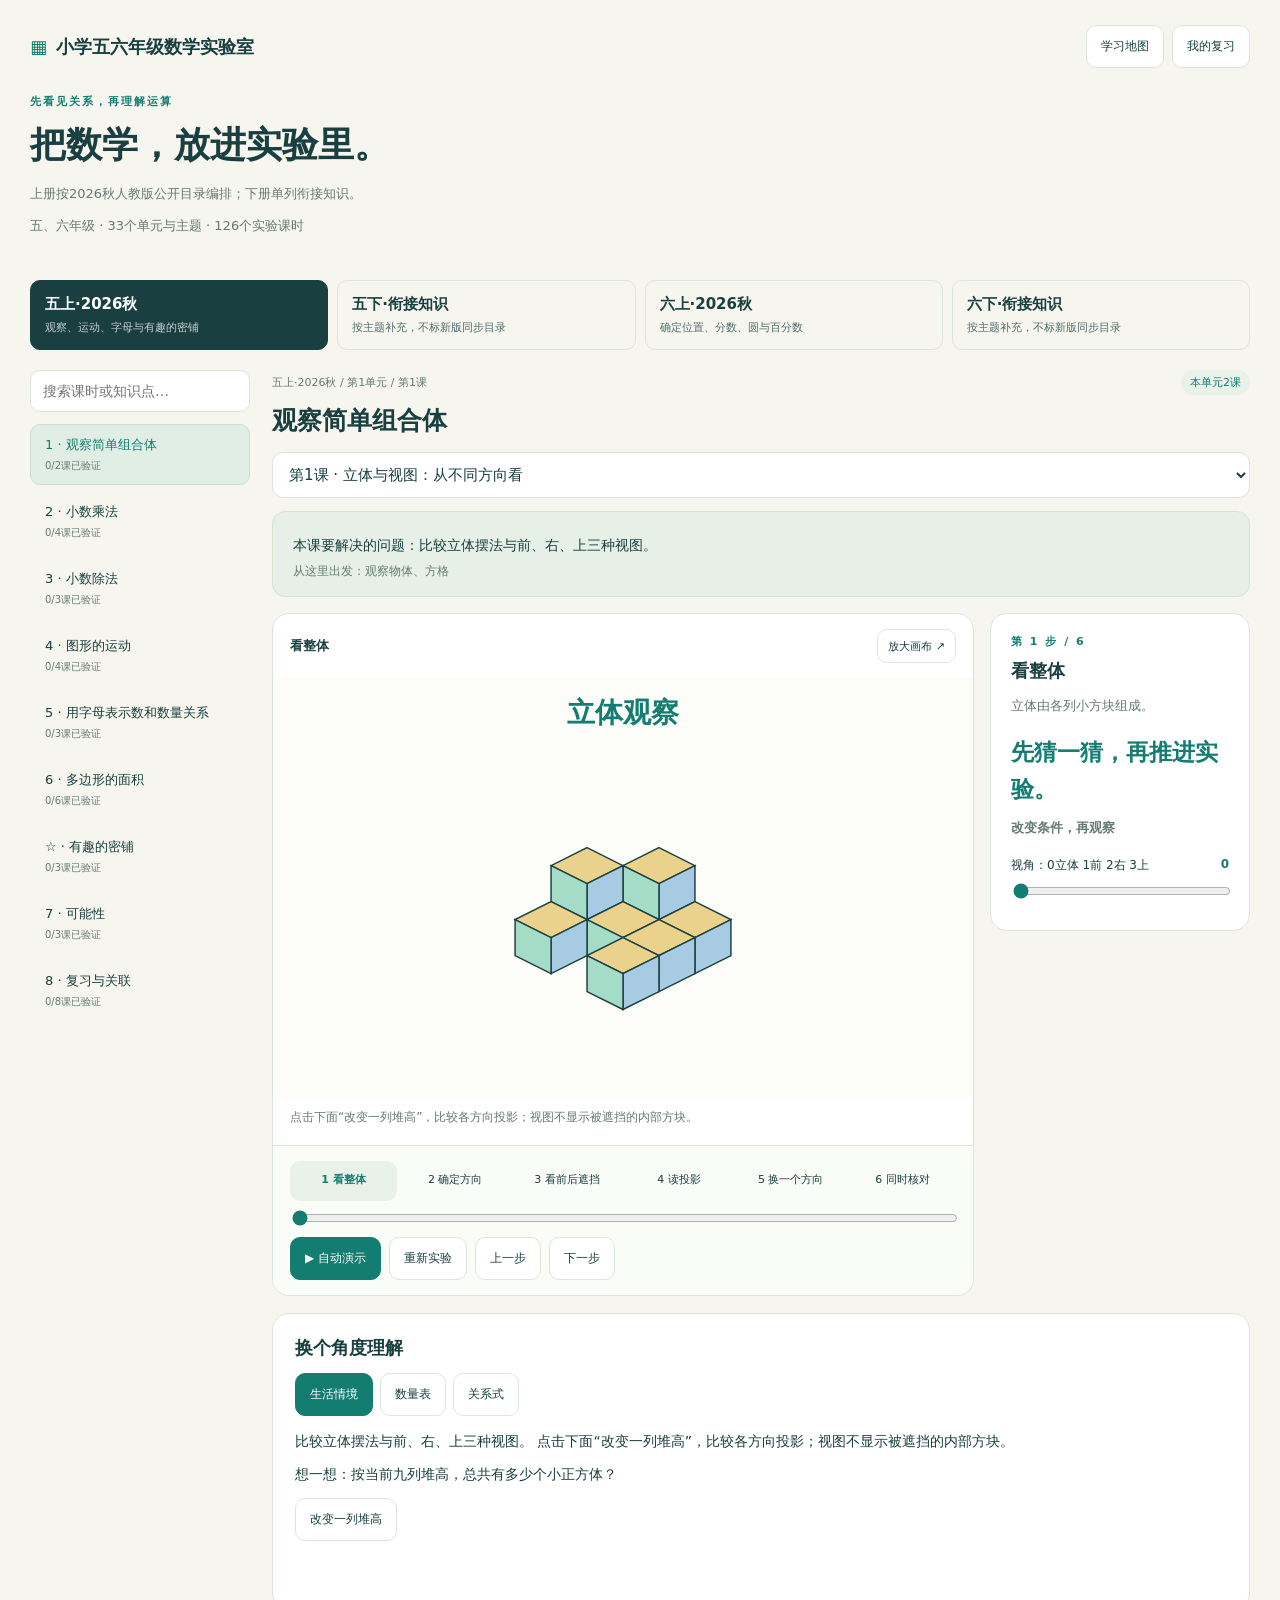
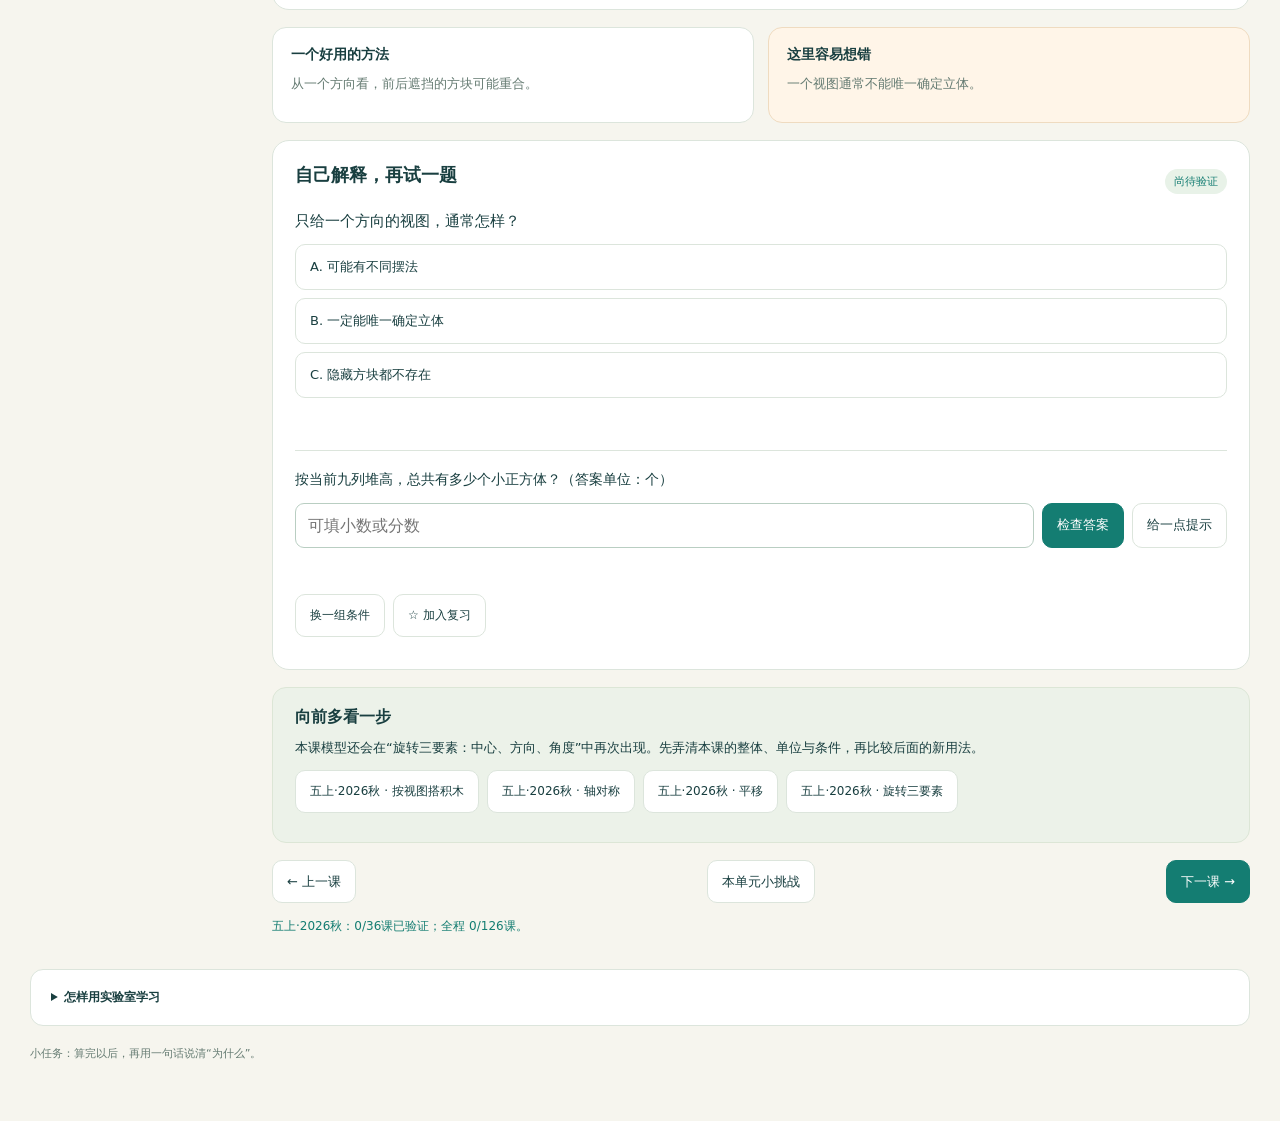
<file: index.html>
<!doctype html><html lang="zh-CN"><head><meta charset="UTF-8"><meta name="viewport" content="width=device-width,initial-scale=1,viewport-fit=cover"><title>小学五六年级数学实验室</title><style>
:root{--ink:#193f40;--teal:#147d72;--mint:#a5dcc8;--orange:#eda36d;--gold:#ead18c;--blue:#a7cbe3;--bg:#f6f5ee;--line:#dce5dc;--muted:#657b72}*{box-sizing:border-box}body{margin:0;background:var(--bg);color:var(--ink);font:15px system-ui,-apple-system,'PingFang SC','Microsoft YaHei',sans-serif}button,input,select{font:inherit;color:inherit}button{cursor:pointer;touch-action:manipulation}button:focus-visible,input:focus-visible,select:focus-visible,summary:focus-visible{outline:3px solid var(--orange);outline-offset:3px}button{border:1px solid var(--line);background:white;border-radius:10px;padding:11px 14px;min-height:43px}button.on,.primary{background:var(--teal);color:white;border-color:var(--teal)}.wrap{max-width:1420px;margin:auto;padding:25px 30px 40px}header,.between{display:flex;justify-content:space-between;align-items:center;gap:12px}.brand{font-weight:800;font-size:18px}.brand i{font-style:normal;color:var(--teal);margin-right:9px}.tools{display:flex;gap:8px;flex-wrap:wrap}.tools button{font-size:12px}h1{font-size:36px;margin:12px 0}p{line-height:1.85;margin:8px 0}.hero{padding:26px 0 20px}.eyebrow{font-size:11px;letter-spacing:2px;color:var(--teal);font-weight:700}.sub{font-size:13px;color:var(--muted)}.terms{display:grid;grid-template-columns:repeat(4,1fr);gap:9px;margin:14px 0 20px}.term{text-align:left;background:transparent;padding:14px}.term strong{display:block}.term small{display:block;opacity:.75;font-size:11px;margin-top:6px}.term.on{background:var(--ink);border-color:var(--ink)}.layout{display:grid;grid-template-columns:220px minmax(0,1fr);gap:22px;align-items:start}.side{min-width:0;position:sticky;top:14px}.search{width:100%;padding:12px;border:1px solid var(--line);border-radius:10px;background:#fff;font-size:14px}.unitnav{display:grid;gap:6px;margin-top:12px;max-height:73vh;overflow:auto}.unitnav button{text-align:left;background:transparent;border-color:transparent;font-size:13px}.unitnav button.on{background:#e1eee5;color:var(--teal);border-color:#c9decc}.unitnav small{display:block;font-size:10px;color:var(--muted);margin-top:5px}.main{min-width:0}.crumb{font-size:11px;color:var(--muted)}h2{font-size:25px;margin:7px 0 12px;line-height:1.5}.lesson-select{width:100%;padding:12px;background:white;border:1px solid var(--line);border-radius:11px;margin-bottom:13px;font-size:15px}.intro-card{background:#e6f0e6;border:1px solid #d4e4d1;border-radius:13px;padding:16px 20px;margin-bottom:16px}.intro-card p{font-size:14px;margin:5px 0}.prior{font-size:12px;color:var(--muted)}.experiment{display:grid;grid-template-columns:minmax(0,1fr) 260px;gap:16px;align-items:start}.panel{background:#fff;border:1px solid var(--line);border-radius:17px;overflow:hidden}.stagehead{padding:15px 17px;display:flex;justify-content:space-between;align-items:center;gap:8px;font-size:13px}.stagehead button{font-size:11px;padding:7px 10px;min-height:34px}#scene{width:100%;height:auto;display:block;touch-action:pan-y;background:#fcfdf8}#scene text{pointer-events:none;font-family:inherit;fill:var(--ink);font-size:23px}#scene .small{font-size:17px;fill:var(--muted)}#scene .big{font-size:29px;font-weight:750;fill:var(--teal)}#scene .tiny{font-size:14px}#scene [data-act]{cursor:pointer}.caption{padding:10px 17px;font-size:12px;line-height:1.8;color:var(--muted);min-height:48px}.playback{padding:15px 17px;border-top:1px solid var(--line);background:#fafcf7}.steps{display:grid;grid-template-columns:repeat(auto-fit,minmax(78px,1fr));gap:5px}.steps button{border:0;background:transparent;padding:5px 2px;font-size:11px;min-height:40px;line-height:1.5}.steps button.on{color:var(--teal);font-weight:700;background:#e8f2e8}.range{width:100%;accent-color:var(--teal);height:30px}.playbuttons{display:flex;gap:8px;flex-wrap:wrap}.playbuttons button{font-size:12px}.notebook{padding:20px}.notebook h3{font-size:18px;line-height:1.6;margin:8px 0}.notebook p{font-size:13px;color:var(--muted)}.equation{font-size:23px;color:var(--teal);font-weight:750;line-height:1.6;margin-top:16px;overflow-wrap:anywhere}.param{margin-top:17px}.param label{font-size:12px;display:flex;justify-content:space-between;gap:6px}.param output{font-weight:700;color:var(--teal)}.param input{width:100%;accent-color:var(--teal);height:30px}.param select{width:100%;padding:9px;border:1px solid var(--line);border-radius:8px;background:#fff;margin-top:8px}.section{padding:22px;margin-top:17px}.section h3{font-size:18px;margin:0 0 13px}.repnav{display:flex;gap:7px;margin-bottom:13px;flex-wrap:wrap}.repnav button{font-size:12px}.rep{font-size:14px;line-height:1.85}.rep table{border-collapse:collapse;width:100%;font-size:13px}.rep th,.rep td{padding:10px;border-bottom:1px solid var(--line);text-align:left}.cards{display:grid;grid-template-columns:1fr 1fr;gap:14px;margin-top:17px}.card{padding:18px;border:1px solid var(--line);border-radius:14px;background:#fff}.card h3{font-size:14px;margin:0 0 8px}.card p{font-size:13px;color:var(--muted)}.card.warning{background:#fff5e8;border-color:#efdbc0}.choices{display:grid;gap:8px}.choices button{text-align:left;font-size:13px;line-height:1.7}.choices .correct{border-color:var(--teal);background:#e8f5eb;color:var(--teal)}.choices .wrong{border-color:#bb7953;background:#fff0e7}.feedback{font-size:13px;line-height:1.9;min-height:26px;margin:10px 0;color:var(--teal)}.feedback.bad{color:#a95035}.task{border-top:1px solid var(--line);margin-top:16px;padding-top:15px}.task label{display:block;font-size:14px;line-height:1.9;margin-bottom:10px}.answerrow{display:flex;gap:8px;flex-wrap:wrap}.answerrow input{min-width:0;flex:1;width:180px;padding:12px;font-size:16px;border:1px solid #b9cec2;border-radius:9px}.answerrow button{font-size:13px}.actions{display:flex;gap:8px;flex-wrap:wrap;margin:10px 0}.actions button{font-size:12px}.bridge{margin-top:17px;padding:19px 22px;background:#ecf2e9;border:1px solid #dce6d6;border-radius:14px}.bridge h3{font-size:16px;margin:0}.bridge p{font-size:13px}.bridge button{font-size:12px}.navbottom{display:flex;justify-content:space-between;gap:10px;margin-top:17px}.navbottom button{font-size:13px}.progressnote{font-size:12px;color:var(--teal);margin:12px 0}.details{font-size:12px;color:var(--muted);line-height:1.9;margin-top:20px;padding:16px 20px;background:white;border:1px solid var(--line);border-radius:13px}.details summary{font-weight:700;cursor:pointer;color:var(--ink)}footer{font-size:11px;color:var(--muted);padding:20px 0}.overlay{display:none;position:fixed;inset:0;background:#173d40aa;z-index:100;padding:25px;overflow:auto}.overlay.open{display:block}.dialog{max-width:940px;margin:0 auto;background:var(--bg);border-radius:18px;padding:24px}.dialoghead{position:sticky;top:-1px;background:var(--bg);padding-bottom:15px;z-index:2}.dialog h2{margin:0;font-size:23px}.dialog input{width:100%;padding:12px;margin:12px 0;border:1px solid var(--line);border-radius:9px;background:#fff;font-size:16px}.catalog-grid{display:grid;grid-template-columns:1fr 1fr;gap:13px}.catalog-unit{background:white;border:1px solid var(--line);border-radius:12px;padding:15px}.catalog-unit summary{font-weight:750;font-size:14px;cursor:pointer;line-height:1.7}.catalog-unit button{display:block;width:100%;text-align:left;margin-top:7px;font-size:12px}.catalog-unit small{font-size:11px;color:var(--muted)}.focus-stage{position:fixed!important;inset:0;border-radius:0!important;z-index:80;overflow:auto;background:var(--bg);display:flex;flex-direction:column}.focus-stage #scene{max-height:calc(100dvh - 210px);flex:1;min-height:200px}.focus-stage .stagehead{flex-shrink:0}.focus-stage .playback{flex-shrink:0}.pill{padding:5px 9px;border-radius:20px;background:#e8f2e8;color:var(--teal);font-size:11px}.unit-check{padding:15px;border:1px solid var(--line);border-radius:12px;margin:12px 0;background:#fff}.unit-check input{font-size:16px;width:100%;padding:10px;border:1px solid var(--line);border-radius:8px;margin:10px 0}.unit-check p{font-size:13px}.empty{padding:30px;font-size:14px;color:var(--muted)}
@media(max-width:1080px){.experiment{grid-template-columns:minmax(0,1fr)}.notebook{display:grid;grid-template-columns:1fr 1fr;gap:20px}.notebook .params{margin-top:0}.layout{grid-template-columns:185px minmax(0,1fr)}.wrap{padding:22px}}@media(max-width:700px){.wrap{padding:17px 13px calc(25px + env(safe-area-inset-bottom,0px))}.brand{font-size:14px}.tools{gap:5px}.tools button{font-size:11px;padding:8px;min-height:38px}.hero{padding:24px 0 8px}h1{font-size:29px;line-height:1.35}.hero .sub{font-size:12px}.terms{gap:5px;margin:15px 0}.term{padding:10px 4px;text-align:center}.term strong{font-size:12px}.term small{display:none}.layout{grid-template-columns:1fr;gap:13px}.side{position:static}.unitnav{display:flex;overflow-x:auto;max-height:none;gap:5px;margin-top:8px;padding-bottom:4px}.unitnav button{flex:0 0 auto;max-width:180px;background:#fff;border-color:var(--line);font-size:12px;padding:10px}.unitnav small{display:none}.search{font-size:16px}h2{font-size:21px}.crumb{font-size:10px}.intro-card{padding:14px 16px}.intro-card p{font-size:13px}.experiment{gap:12px}.stagehead{padding:12px;font-size:12px}.stagehead button{font-size:10px}.caption{padding:9px 13px;font-size:11px}.playback{padding:11px 12px}.steps button{font-size:10px}.notebook{display:block;padding:18px}.params{display:grid;grid-template-columns:1fr 1fr;gap:0 18px}.param select{font-size:16px}.equation{font-size:23px}.cards{grid-template-columns:1fr;gap:10px}.card{padding:16px}.section{padding:17px}.section h3{font-size:17px}.rep table{font-size:12px}.rep th,.rep td{padding:8px 5px}.answerrow input{flex-basis:100%}.overlay{padding:10px}.dialog{padding:16px}.catalog-grid{grid-template-columns:1fr}.dialog h2{font-size:19px}.dialoghead{top:0}.bridge{padding:17px}.navbottom button{padding:10px;font-size:12px}#scene text{font-size:25px}#scene .small{font-size:21px}#scene .tiny{font-size:18px}.hero .eyebrow{font-size:10px}.progressnote{font-size:11px}.lesson-select{font-size:16px}.term.on{color:white}.focus-stage #scene{max-height:calc(100dvh - 210px)}}
</style></head><body><main class="wrap"><header><div class="brand"><i>▦</i>小学五六年级数学实验室</div><div class="tools"><button id="catalogBtn">学习地图</button><button id="recordBtn">我的复习</button></div></header><section class="hero"><div class="eyebrow">先看见关系，再理解运算</div><h1>把数学，放进实验里。</h1><p class="sub">上册按2026秋人教版公开目录编排；下册单列衔接知识。</p><p class="sub" id="counts"></p></section><nav class="terms" id="terms" aria-label="选择学期"></nav><div class="layout"><aside class="side"><input id="search" class="search" type="search" aria-label="搜索课时" placeholder="搜索课时或知识点…"><nav class="unitnav" id="unitnav" aria-label="单元目录"></nav></aside><article class="main"><div class="between"><div class="crumb" id="crumb"></div><span class="pill" id="lessonCount"></span></div><h2 id="unitTitle"></h2><select id="lessonSelect" class="lesson-select" aria-label="选择实验课时"></select><div class="intro-card"><p id="goal"></p><div class="prior" id="prior"></div></div><div class="experiment"><section class="panel" id="stagePanel"><div class="stagehead"><strong id="stageName"></strong><button id="focusBtn">放大画布 ↗</button></div><svg id="scene" viewBox="0 0 720 430" role="img" aria-label="数学互动模型"></svg><div class="caption" id="caption"></div><div class="playback"><nav class="steps" id="steps" aria-label="实验步骤"></nav><input id="progress" class="range" type="range" min="0" max="100" value="0" aria-label="实验进度"><div class="playbuttons"><button id="play" class="primary">▶ 自动演示</button><button id="reset">重新实验</button><button id="framePrev">上一步</button><button id="frameNext">下一步</button></div></div></section><aside class="panel notebook"><div><div class="eyebrow" id="stepNum"></div><h3 id="stepTitle"></h3><p id="stepText"></p><div class="equation" id="equation"></div></div><div><p><strong>改变条件，再观察</strong></p><div class="params" id="params"></div></div></aside></div><section class="panel section"><h3>换个角度理解</h3><nav class="repnav" id="repnav"></nav><div class="rep" id="representation"></div><div class="actions" id="modelActions"></div><p class="feedback" id="actionFeedback" aria-live="polite"></p></section><div class="cards"><section class="card"><h3>一个好用的方法</h3><p id="tip"></p></section><section class="card warning"><h3>这里容易想错</h3><p id="trap"></p></section></div><section class="panel section"><div class="between"><h3>自己解释，再试一题</h3><span class="pill" id="mastery">尚待验证</span></div><p id="conceptQ"></p><div class="choices" id="choices"></div><p id="conceptFeedback" class="feedback" aria-live="polite"></p><div class="task"><label id="taskLabel" for="answer"></label><div class="answerrow"><input id="answer" autocomplete="off" aria-label="填写练习答案" placeholder="可填小数或分数"><button id="check" class="primary">检查答案</button><button id="hint">给一点提示</button></div><p id="taskFeedback" class="feedback" aria-live="polite"></p><div class="actions"><button id="newQuestion">换一组条件</button><button id="starBtn">☆ 加入复习</button></div></div></section><section class="bridge"><h3>向前多看一步</h3><p id="extension"></p><div id="connections" class="actions"></div></section><div class="navbottom"><button id="prev">← 上一课</button><button id="unitTest">本单元小挑战</button><button id="next" class="primary">下一课 →</button></div><p id="courseProgress" class="progressnote"></p></article></div><details class="details"><summary>怎样用实验室学习</summary><p>选学期、选单元、选实验课时。先读“本课要解决的问题”，猜一猜结果；拖动实验进度，调整参数，再用图像、数量表与关系式相互核对。完成解释题和计算题后，本课会显示✓。</p><p>学习地图可以浏览四个学期的完整路径。课时前面的知识是理解的起点，“向前多看一步”连接将来会用到的内容。课外延伸用于拓宽理解，不作为当前课时的必会要求。单元小挑战从本单元抽取不同模型；错过的题目与收藏课时可以在“我的复习”里重新练习。</p><p>数值答案可写小数或分数，例如0.75、3/4。圆与圆柱相关练习明确约定π取3.14。图形拼剪以保持面积和对应尺寸为依据；统计试验把实际记录与数学模型分开呈现。</p><p>五上、六上按2026秋公开目录比对；下册作为按主题组织的衔接知识库，不标注新版同步课时。密铺为综合实践；循环小数等内容标明延伸。实验步骤按推导需要编排，不固定为四步。</p></details><footer>小任务：算完以后，再用一句话说清“为什么”。</footer></main><div class="overlay" id="overlay" role="dialog" aria-modal="true" aria-labelledby="dialogTitle"><section class="dialog"><div class="dialoghead"><div class="between"><h2 id="dialogTitle"></h2><button id="closeDialog">关闭 ✕</button></div></div><div id="dialogBody"></div></section></div><script>const TERMS=[['5a','五年级上册','从整数经验走向小数、方程与面积'],['5b','五年级下册','用单位、因数与空间模型理解分数'],['6a','六年级上册','抓住单位“1”，连接比、圆与百分数'],['6b','六年级下册','用比例统整数量关系，走向综合应用']];
const UNITS=[];
function L(title,model,mode,goal,tip,trap,ext='',prior=''){return{title,model,mode,goal,tip,trap,ext,prior}}
function U(term,no,title,lessons){const id=term+'-'+no;lessons.forEach((l,i)=>Object.assign(l,{id:id+'-'+(i+1),term,unit:id,order:i+1}));UNITS.push({id,term,no,title,lessons})}
U('5a',1,'小数乘法',[
 L('小数乘整数：换一个计量单位','decimal','mulInt','理解0.6×4为什么是2.4。','先把元换成角，算完再换回来。','换单位后，结果也必须换回原单位。','从“几个0.1”走向“几个0.01”，为小数乘小数铺路。','整数乘法、小数数位'),
 L('小数乘小数：方格里的部分','decimal','mul','用面积模型解释积的小数位数。','两个因数各扩大几倍，积就要相应缩回几倍。','积不一定比每个因数大。','乘一个小于1的正数，相当于取它的一部分。','小数乘整数'),
 L('积的近似数：先算后取舍','decimal','roundProduct','分清精确计算与按要求取近似数。','多看保留位的后一位，不提前截掉因数。','中间步骤过早取近似值会放大误差。','近似号≈与等号=表达不同关系。','小数乘法、四舍五入'),
 L('运算律迁移：把零散的块拼整','decimal','law','用分配律把计算转化成易算的组合。','先找能凑整或能提公因数的部分。','分配时括号内每一项都要乘到。','整数、小数都能使用同样的运算律。','整数运算律'),
 L('购物预算：估算与精算配合','decimal','budget','先估预算，再计算实际费用。','先判断大约要多少，最后核对单位与钱数。','估算够不够与精确找零是不同任务。','','小数乘法、估算')]);
U('5a',2,'位置',[
 L('数对：先找列，再找行','position','pair','用有序数对描述座位。','先列后行，横着找列号，竖着找行号。','(2,4)与(4,2)通常表示不同位置。','数对将来会延伸成平面直角坐标系。','方格与行列'),
 L('数对里的图形：移动后有什么不变','position','move','比较移动前后各顶点的数对。','横向移动改第一个数，纵向移动改第二个数。','只移动一个顶点会改变图形，不是整体平移。','','数对、平移')]);
U('5a',3,'小数除法',[
 L('除以整数：把小数平均分','decimal','divInt','把计数单位细分，理解商的小数点。','分不够1个整单位时，换成更小单位继续分。','商的数位必须对应被除数的数位。','','整数除法、小数数位'),
 L('除数是小数：一起换单位','decimal','divide','理解为什么被除数和除数同时扩大。','把两个量同时换成更小的同一单位。','不能只移动除数的小数点。','商不变是比的基本性质的重要前提。','商不变规律'),
 L('商的近似数：多除一位','decimal','roundQuotient','根据保留要求取商的近似值。','先多算一位，再判断进舍。','四舍五入与生活中的进一法不是一回事。','','小数除法、近似数'),
 L('循环小数：追踪重复的余数','cycle','repeat','看见长除法余数如何产生循环节。','同一余数再次出现，后面的商就会重复。','循环节不一定从小数第一位开始。','余数只有有限种：余数为0就结束，否则最终会重复。','整数长除法、余数'),
 L('从循环到不循环：数字背后的规则','cycle','beyond','区分有限、无限循环与无限不循环。','是否循环，要看无限展开的定义，不能只看屏幕上的一段。','没有看见循环节，不等于证明不循环。','0.101001000100001…中，相邻两个1之间的0依次增加；1无限出现且0段任意长，所以不能最终固定循环。','循环小数'),
 L('计算器与规律：先猜，再验证','cycle','pattern','从1÷7的循环节发现规律。','记录余数与商，不只抄计算器显示值。','有限显示屏上的最后一位可能经过舍入。','','循环小数'),
 L('装箱与租车：商要怎样取整','decimal','packing','按实际情境选择进一或去尾。','问“至少需要多少”常要进一；问“能装满多少”常要去尾。','不能所有生活题都按四舍五入。','','小数除法、余数')]);
U('5a',4,'可能性',[
 L('摸球：可能、不可能与一定','chance','certain','把可能发生的结果与不可能的结果分开。','先列袋中确实存在的颜色，再判断。','可能发生不代表下一次一定发生。','','分类、计数'),
 L('数量与可能性：多试几次看一看','chance','frequency','比较理论比例与实际摸球记录。','每次摸后放回，保持袋中组成不变。','连续几次同色，不代表下次必须换色。','试验次数增多时，相对频率常更稳定，但不是每次都恰好等于比例。','分数初步认识'),
 L('实践·掷一掷：两个骰子的和','dice','sum','用有序组合解释为什么7更常见。','把两个骰子的36种有序结果列全。','2到12这11个和出现的可能性并不相等。','','可能性、列表')]);
U('5a',5,'简易方程',[
 L('字母表示数：一个式子装下很多情况','equation','letter','从具体数量关系写出含字母的式子。','先说数量关系，再用字母替代变化的量。','3a表示3乘a，a²表示a乘a。','字母既可表示未知数，也可表示可变化的数。','乘法与数量关系'),
 L('方程的意义：天平记录相等','equation','meaning','分清含未知数的等式与一般式子。','方程同时需要“等号”和“未知数”。','含字母但没有等号的式子不是方程。','','字母表示数'),
 L('等式性质与解方程：两边同做','equation','solve','通过可逆操作使未知数单独留下。','先消去加减，再处理乘除，并代回检验。','只改变一边，通常会破坏等量关系。','两边除以同一个非零数；除以0没有意义。','方程的意义'),
 L('列方程解决问题：先画关系条','equation','story','把“几份加多出的量”转成方程。','未知量设为x后，先找谁与谁相等。','不要见到“多”就机械地加，要看比较方向。','','解方程、线段图')]);
U('5a',6,'多边形的面积',[
 L('平行四边形：剪一块，移一块','area','parallel','通过剪拼把面积转成底乘高。','沿高剪，平移后拼成长方形。','高是垂直距离，不能用斜边代替。','图形改变形状，面积可以保持不变。','长方形面积、平移'),
 L('三角形：两块同样的图形','area','triangle','把两块全等三角形拼成平行四边形。','先算拼成的大图，再除以2。','底与高必须互相对应。','','平行四边形面积'),
 L('梯形：为什么要把上下底相加','area','trapezoid','用两块梯形拼图推导面积。','拼成图形的底是上底与下底之和。','不能漏掉除以2，也不能把腰当高。','','三角形面积、拼补'),
 L('组合图形：分割与添补','area','composite','把复杂图形拆成已会计算的部分。','先标出每块尺寸，再决定相加还是相减。','分割后不能重叠计数，也不能漏掉一块。','','多边形面积'),
 L('不规则图形：格子给出范围','area','estimate','用整格与边界格估计面积范围。','完整落在图内的格给下界，所有相交格给上界。','把每个边界格都当半格只能估计，不能保证精确。','把网格分得更细，通常能缩小估计范围。','方格面积、估算')]);
U('5a',7,'数学广角——植树问题',[
 L('间隔与棵数：看清两个端点','trees','ends','建立间隔数与棵数的对应关系。','先画3个间隔的小图，再推广。','两端都栽、只栽一端、两端不栽不能套同一个式子。','','线段、除法'),
 L('封闭路线：最后一个间隔回到起点','trees','loop','理解封闭路线棵数等于间隔数。','绕一圈后，起点与终点是同一棵树。','不能在闭合的一圈再重复加一棵。','路灯、锯木、上楼层都可先找“点与间隔”。','间隔与棵数')]);
U('5a',8,'总复习',[
 L('计算复习：先判断，再计算','decimal','review','用数量大小估计核对小数计算。','估算能帮助发现小数点错位。','运算正确还要核对数量单位。','','小数乘除法'),
 L('模型复习：等量与面积','equation','review','从图中找等量关系并求未知量。','先用一句话说明等式两边各是什么。','只背公式，换一个情境就容易失去依据。','','简易方程、多边形面积')]);
U('5b',1,'观察物体（三）',[
 L('立体与视图：从不同方向看','blocks','views','比较立体摆法与前、右、上三种视图。','从一个方向看，前后遮挡的方块可能重合。','一个视图通常不能唯一确定立体。','','观察物体、方格'),
 L('按视图搭积木：同图不一定同形','blocks','build','改变方块堆高，观察视图哪些变、哪些不变。','同时利用多个方向的信息缩小范围。','看不见不代表没有那一块。','','三视图')]);
U('5b',2,'因数与倍数',[
 L('因数和倍数：摆成长方形','factors','divisors','用整行整列摆法寻找成对因数。','从1开始配对，找到一对就写一对。','因数与倍数是相互依存的关系。','','正整数乘除法'),
 L('2、5、3的倍数：看位值规律','factors','rules','理解个位与数字和为什么有用。','先明确判断的是哪一个数的倍数。','3的倍数不能只看个位。','10、100等除以3都余1，因此数字和可以帮助判断。','因数与倍数'),
 L('质数与合数：因数有几个','factors','prime','按正因数个数区分质数与合数。','质数恰有1与它本身两个正因数。','1既不是质数，也不是合数。','把合数拆成质因数，为约分和有限小数判别铺路。','因数'),
 L('奇偶性：两两配对后的余下','factors','parity','通过配对理解奇数与偶数。','偶数能两两配完，奇数总多出一个。','“奇数”不等于“质数”，如9是合数。','','2的倍数')]);
U('5b',3,'长方体和正方体',[
 L('认识长方体：面、棱、顶点','solid','features','把立体结构与长宽高相联系。','沿三个互相垂直方向找长、宽、高。','正方体是特殊的长方体。','','长方形、正方形'),
 L('表面积：把外壳展开','solid','surface','把6个面分成3组相对面计算。','数面时只算外露表面，不把内部截面算进去。','表面积用平方单位。','','长方形面积'),
 L('体积：一层有几个，共有几层','solid','volume','用单位小正方体解释长×宽×高。','先数一层的个数，再乘层数。','体积与表面积是不同的量。','','面积、乘法'),
 L('体积单位与容积：三次换单位','solid','units','理解立方单位之间1000的进率。','边长每个方向扩大10倍，总个数扩大1000倍。','不能沿用长度单位的10进率。','1 L=1 dm³，1 mL=1 cm³；容积测量容器内部。','体积、长度单位'),
 L('排水法：不规则物体占了多大空间','solid','displacement','用水位变化计算完全浸没物体的体积。','底面积乘水位上升高度。','要保证物体完全浸没，且没有溢水。','','长方体体积'),
 L('实践·探索图形：拼接后少了哪些面','solid','join','区分小方块总体积与外露面积。','每贴合一对面，外表面减少两个小面。','拼接不改变总体积，却可能改变表面积。','','体积、表面积')]);
U('5b',4,'分数的意义和性质',[
 L('单位“1”与分数单位','fraction','meaning','把一个整体平均分后数其中的份数。','先说整体是什么，再说平均分成几份。','同样的1/2，对应的实际数量未必相同。','','平均分、分数初识'),
 L('分数与除法：几块饼分给几个人','fraction','division','用平均分解释a÷b=a/b。','被除数作分子，除数作分母。','分母不能为0。','','除法、平均分'),
 L('真分数、假分数与带分数','fraction','improper','在数轴上理解超过一个整体的分数。','分子除以分母，商是整数部分，余数写到分子。','假分数并不是错误的分数。','','分数单位'),
 L('基本性质：份数变细，大小不变','fraction','equivalent','同时细分每一份，观察涂色总量不变。','分子分母同时乘或除以同一个非零数。','只改分子或只改分母，大小通常会变。','','分数意义'),
 L('最大公因数与约分：换成大一点的份','common','gcd','用共同因数把分数化成最简形式。','分子分母一起除以最大公因数。','最简分数不等于最小的分数。','','因数、分数基本性质'),
 L('最小公倍数与通分：统一份的大小','common','lcm','找两个分母都能使用的分数单位。','用最小公倍数能让分母尽量小。','通分改变写法，不改变大小。','','倍数、分数基本性质'),
 L('分数与小数：同一个数的不同衣服','cycle','fractionDecimal','通过除法把分数化为小数。','先约分，再观察最简分母。','不能只凭原分母中含3就断言小数循环。','最简分母只含质因数2和5时，小数有限；其他情况为无限循环小数。','分数与除法、质因数')]);
U('5b',5,'图形的运动（三）',[
 L('旋转三要素：中心、方向、角度','transform','rotate','追踪每个顶点绕同一点旋转。','先固定中心，再转动与顶点相连的线段。','旋转不改变图形大小。','','角、图形运动'),
 L('设计图案：重复运动形成结构','transform','pattern','用旋转和平移组合图案。','先找最小重复部分，再说明运动规则。','不同中心的旋转结果可能不同。','','旋转、平移')]);
U('5b',6,'分数的加法和减法',[
 L('同分母加减：数同一种份','fractionCalc','same','把相同分数单位的份数合并或拿走。','分母保持不变，分子相加减。','不能把分母也相加。','','分数单位'),
 L('异分母加减：先把份统一','fractionCalc','different','借助通分，使两种份变成同一种份。','先找公共分母，再计算并约分。','1/2与1/3的“一份”大小不同。','','通分'),
 L('混合运算：整体与剩余','fractionCalc','mixed','用单位条表示先后用去的部分。','把整体1写成合适分母的分数。','连续用去的分率必须先确认参照的是哪个整体。','','分数加减法'),
 L('实践·打电话：一轮能增加多少人','phone','double','用轮次图理解同时传播带来的增长。','每轮中原来知道消息的人各通知一名新人。','知道消息总人数包含最初的那个人。','这类倍增在后面的数形规律中还会出现。','倍数、列表')]);
U('5b',7,'折线统计图',[
 L('单式折线图：看变化，不只看高低','stats','line','把一组随时间变化的数据连成线。','先读横纵轴与每格单位，再比较点。','线段更陡表示单位横向间隔内变化更多，要先核对刻度。','','条形统计图'),
 L('复式折线图：在同一尺度下比较','stats','double','比较两组数据的趋势与差距。','同一时间点比较两条线的纵坐标。','不同图的尺度不同，不能仅凭线的倾斜角度比快慢。','','折线图')]);
U('5b',8,'数学广角——找次品',[
 L('天平分组：一次称量有三种结果','defect','weigh','在已知一个次品较轻时，利用平衡与轻重缩小范围。','分成尽量接近的三组，每次两边放同样多。','题设若不知道次品偏重还是偏轻，策略会不同。','','可能性、分组'),
 L('最坏情况：为什么要尽量三等分','defect','strategy','用每次最多保留的一组大小安排策略。','一层分三支，两层最多区分9种位置。','碰巧一次找到，不等于保证一次找到。','3次称量最多区分27种位置；这里仍假定次品已知较轻。','找次品')]);
U('5b',9,'总复习',[
 L('数与运算：因数帮助分数计算','fractionCalc','different','把通分、约分与因数倍数连起来。','先找共同单位，算完再化简。','分数形式不同不代表数值不同。','','因数倍数、分数'),
 L('空间复习：表面与内部','solid','volume','用立体模型区分长度、面积与体积。','先问测量的是一条线、一层面，还是整个空间。','单位的次数必须与所求量对应。','','长方体、分数、统计')]);
U('6a',1,'分数乘法',[
 L('分数乘整数：同一份取几次','fractionCalc','timesInt','把重复相加简写成乘法。','可先约分再乘，让计算更简洁。','不能让整数同时乘到分子和分母。','','分数加法、乘法意义'),
 L('分数乘分数：一部分的一部分','fractionCalc','multiply','用交叉涂色解释分子相乘、分母相乘。','先取第一个分率，再取其中的第二个分率。','两个分率参照的整体必须说清。','','分数意义、面积模型'),
 L('分数乘法应用：先找单位“1”','partWhole','multiply','把整体数量按分率取出部分。','单位“1”的数量×对应分率=对应数量。','单位“1”不是总指数字1，也可能是一个数量。','','分数乘法'),
 L('连续取部分：每一步参照谁','partWhole','chain','区分全体的几分之几与剩余的几分之几。','画两层线段图，每层标明自己的整体。','把“剩余的1/2”误当全体的1/2会改变题意。','','分数乘分数')]);
U('6a',2,'位置与方向（二）',[
 L('方向与距离：先确定观测点','direction','bearing','用方向角和距离共同确定位置。','先定“从谁看”，再从指定方向转角。','只有角度没有距离，不能唯一确定点。','','角、长度、位置'),
 L('路线描述：换一个参照点再出发','direction','route','把每一段路线的起点当作新的观测点。','返程方向与去程相反，距离相同。','“东偏北30°”与“北偏东30°”通常不同。','','方向与距离')]);
U('6a',3,'分数除法',[
 L('倒数：乘起来等于1','fractionCalc','reciprocal','用两个数相乘的结果理解倒数。','非零数的分子分母交换后得到倒数。','0没有倒数，1的倒数仍是1。','','分数乘法'),
 L('分数除法：一段里装得下几个小段','fractionCalc','divide','在数轴上用小段反复量大段。','除以一个非零分数，等于乘它的倒数。','除一个小于1的正数，商可能比被除数大。','','除法包含意义、倒数'),
 L('已知部分求整体：反着找到单位“1”','partWhole','divide','从部分及对应分率反求整体。','对应数量÷对应分率=单位“1”的数量。','先找到分率对应的是哪个数量。','','分数乘法应用'),
 L('分数应用题：多几分之几与少几分之几','partWhole','compare','用比较标准确定倍数关系。','比标准多p，实际是标准的1+p。','把“多几分之几”直接当成总量分率。','','单位“1”、方程')]);
U('6a',4,'比',[
 L('比的意义与比值：两个量一起看','ratio','meaning','用两种颜色的份数理解a:b。','比值是前项除以后项，最简比仍是两个数的关系。','比值与最简整数比不是同一种答案形式。','','除法、分数'),
 L('比的基本性质：同比放大与缩小','ratio','simplify','观察同配方的两种材料怎样一起变化。','前后项同时乘除同一个非零数。','只改变一项会改变配比。','','分数基本性质'),
 L('按比分配：先算一共有几份','ratio','allocate','把总量分成比所对应的总份数。','总份数=前项+后项；先求一份。','不能直接用总量分别除以前项与后项。','','比的意义')]);
U('6a',5,'圆',[
 L('认识圆：圆心、半径与直径','circle','features','从固定中心等距离理解圆。','同一圆中直径是半径的2倍。','半径是线段，圆是曲线；概念不要混淆。','','线段、距离'),
 L('圆的周长：滚一圈走了多远','circle','circumference','比较周长与直径的比值。','周长=π×直径=2πr。','周长与面积的单位不同。','π是无限不循环小数；3.14是它的近似值，不是π的精确值。','圆、比值'),
 L('圆的面积：切得更细，拼得更近','circle','area','把扇形交错排列，观察近似长方形。','近似底为πr，高为r，所以面积为πr²。','有限块拼成的边界还带弧，不能说已经是精确长方形。','用“越来越接近”理解公式，不把有限演示当作无限过程。','三角形面积、转化'),
 L('扇形：角度决定占整圆多少','circle','sector','用圆心角占360°的比例计算面积。','同一圆中，面积比等于圆心角比。','不同半径的扇形不能只比圆心角判断面积。','','圆面积、分数'),
 L('实践·确定起跑线：弯道上的差距','circle','track','比较两个圆形跑道一圈的长度差。','两圆周长之差=2π×半径差。','外圈每圈更长，不能在同一直线起跑就当作等距。','','圆周长')]);
U('6a',6,'百分数（一）',[
 L('百分数意义：统一用100作尺度','percent','meaning','把占整体的比例表示成百分数。','百分数说明两个量之间的比例，通常不带计量单位。','不能把50%直接写成50。','','分数、比'),
 L('分数、小数、百分数互化','percent','convert','把同一个比例放到百格图上比较。','小数乘100再写%，数值表示仍是同一比例。','0.4=40%，不是0.4%。','','分数与小数'),
 L('百分数应用：比较标准要固定','percent','compare','计算一个量占另一个量的百分之几。','相差量÷比较标准=变化率。','增加20%再减少20%，通常回不到原数。','两次变化采用的基数不同，乘数要连续相乘。','单位“1”、分数应用')]);
U('6a',7,'扇形统计图',[
 L('扇形图：部分与整体同时看','pie','read','把各部分百分数转成圆心角。','先说整个圆表示谁，再看各部分占比。','所有部分占比应合计100%。','','百分数、圆心角'),
 L('选择统计图：数量、趋势还是构成','stats','choose','比较条形、折线、扇形图各自表达什么。','比多少常用条形，看变化常用折线，看构成常用扇形。','不能只因为图好看就选，不看要回答什么问题。','','统计图'),
 L('实践·节约用水：同一标准下比较','percent','water','把用水变化量转成节水率。','节水率以原用水量为比较标准。','节水率与现用水量占比互为补充，不能混淆。','','百分数应用')]);
U('6a',8,'数学广角——数与形',[
 L('奇数与正方形：一层一层添','pattern','odd','用正方形外层解释连续奇数的和。','第n层增加2n−1个方格。','公式中的n表示层数，不是最后一个奇数。','','方格面积、奇偶性'),
 L('一半再一半：有限步与无限逼近','pattern','half','用不断补齐的面积感受越来越接近1。','每次补剩余面积的一半。','任何有限步后仍留空隙；逼近1不等于有限步已经等于1。','1/2+1/4+…有限项小于1；无限累加的极限为1，这是今后学习极限的直观入口。','分数乘法、面积')]);
U('6a',9,'总复习',[
 L('数量关系复习：乘、除、比互相连接','partWhole','divide','从给出的部分、分率反求整体。','先标单位“1”，再决定乘还是除。','关键词不能替代完整的数量关系。','','分数乘除法、比'),
 L('图形与统计复习：同一整体下比较','pie','read','联系圆心角、分数与百分数。','把360°和100%对应起来。','脱离整体，百分数不能直接比较实际数量。','','圆、百分数、统计')]);
U('6b',1,'负数',[
 L('相反意义的量：先定零点','negative','meaning','用温度与海拔理解正负数。','先确定0表示什么，再判断高于或低于。','0既不是正数，也不是负数。','','数轴、整数'),
 L('数轴比较：越向右越大','negative','compare','把负数放到同一条数轴上比较。','负数离0更远可能反而更小。','−8与−3不能只比较8和3。','相反数可看作关于原点对称，后面学习有理数还会用到。','负数意义')]);
U('6b',2,'百分数（二）',[
 L('折扣与成数：几折是多少','percent','discount','把打折、成数转成对应比例。','八折是原价的80%；二成是20%。','优惠20%不是付原价的20%。','','百分数'),
 L('税率：根据题设找应税基数','percent','tax','用题中给定税率计算应缴税额。','税额=题设应税金额×题设税率。','不要把税额与税后金额混为一谈。','','百分数乘法'),
 L('利率：本金、利息与本息','percent','interest','用题设单利模型分清本金和利息。','利息=本金×年利率×年数。','本息合计还要加回本金；利率与期限单位一致。','本课采用题设单利，不把它当作所有实际产品的计息方式。','百分数、乘法'),
 L('实践·生活与百分数：优惠怎样比较','percent','successive','用连续乘数比较先涨后降的结果。','每次变化后，都重新找下一次的基数。','同样百分比的增加与减少一般不会抵消。','','百分数、单位“1”')]);
U('6b',3,'圆柱与圆锥',[
 L('圆柱认识与展开：侧面变成长方形','roundSolid','surface','把侧面展开后的长与圆周长对应。','长是底面周长，宽是圆柱的高。','底面半径不是展开长方形的长。','','圆、长方形面积'),
 L('圆柱体积：底面积层层累积','roundSolid','cylinder','把底面积乘高与长方体体积联系。','先算底面积，再乘高。','直径先除以2得到半径。','','圆面积、长方体体积'),
 L('圆锥体积：等底等高时装三次','roundSolid','cone','比较等底等高圆锥与圆柱容积。','圆锥体积=1/3×底面积×高。','只有等底等高时才有三倍关系。','','圆柱体积、分数'),
 L('体积应用：容器与水位','roundSolid','water','利用同一容器底面积与水位计算水量。','注意长度单位统一后再计算。','表面积用平方单位，水量用体积单位。','','圆柱体积、容积')]);
U('6b',4,'比例',[
 L('比例意义与性质：两组比相等','proportion','equality','用相同配比建立两个比相等的等式。','交叉乘积相等，是比例成立的另一种表达。','两个比随便写在一起不一定构成比例。','','比、方程'),
 L('正比例：变化中商不变','proportion','direct','把固定单价的数量与总价放入表格。','y/x保持不变时，y与x成正比例。','两种量都增加，不一定成正比例。','','比值、乘法'),
 L('反比例：变化中积不变','proportion','inverse','用固定工作量比较人数与时间。','乘积固定，才能判断成反比例。','一增一减并不能单独证明反比例。','','乘法、除法'),
 L('比例尺：先统一单位','proportion','scale','把图上距离与实际距离的比写清。','图上距离与实际距离先换成相同长度单位。','不能把厘米和米不换单位直接写比。','','比、单位换算'),
 L('图形放缩：长度、面积、体积各怎样变','transform','scale','用方格比较相似图形放大后的面积。','对应长度乘k，面积乘k²，类似立体体积乘k³。','只适用于各方向同比放缩，不能用于任意形变。','','面积、体积、比例尺'),
 L('实践·自行车里的数学：转一圈走多远','proportion','bike','把车轮周长、转数与路程联系。','不打滑时，路程=轮周长×轮子转数。','牙盘转数与车轮转数还需结合齿轮传动比。','','圆周长、比')]);
U('6b',5,'数学广角——鸽巢问题',[
 L('尽量平均分：总有一格装得多','pigeon','distribute','用实际分放观察“至少有一个”的结论。','想象每个抽屉先装同样多，看看剩下的物体。','至少有一个达到某数量，不代表每一个都达到。','','除法、余数'),
 L('反过来保证：最少要放多少个','pigeon','guarantee','用反证思路求保证出现的最少总数。','先让每格都差一个才达标，再加1个。','只靠平均数写答案，要说明为什么一定存在。','','鸽巢问题、最坏情况')]);
U('6b',6,'整理和复习',[
 L('数与代数：多种表示连接起来','fractionCalc','different','用分数单位统整加减与约分。','数量、分率、比与百分数可互相转换。','保持同一个整体，才能比较不同表示。','','整数、小数、分数、百分数'),
 L('图形与几何：从度量到转化','roundSolid','cylinder','统一理解底面积乘高的体积结构。','先认清要求的是周长、面积还是体积。','单位与图形条件必须对应。','','平面面积、立体体积'),
 L('统计与概率：数据能告诉我们什么','chance','frequency','区分数学模型中的比例与试验记录。','说明样本量与试验条件，再解释结果。','少量随机结果不足以证明规律失效。','','统计图、可能性'),
 L('数学思考：从最坏情况找保证','pigeon','guarantee','用有条理的分配思路论证必然性。','先给出尽可能躲开的安排，再看多出的一个。','猜中一次，不等于证明总能做到。','','找次品、鸽巢问题'),
 L('综合与实践：为校园选一个方案','ratio','allocate','把预算按比例分配并核对总量。','把条件转成模型，计算后回到实际情境检验。','结果相加应等于总量，并符合题目约束。','','比、百分数、模型思考')]);
const ALL=UNITS.flatMap(u=>u.lessons);

// Rebuild the two autumn courses from the compared 2026 autumn contents.
// Lower-volume topics remain an explicitly separate knowledge collection.
const SOURCE_UNITS=UNITS.map(u=>({...u,lessons:u.lessons.map(l=>({...l,sourceId:l.id}))}));
const oldUnit=(term,n)=>SOURCE_UNITS.find(u=>u.term===term&&u.no===n).lessons.map(l=>({...l}));
const pick=(term,n,orders)=>oldUnit(term,n).filter(l=>orders.includes(l.order));
TERMS.splice(0,4,['5a','五上·2026秋','观察、运动、字母与有趣的密铺'],['5b','五下·衔接知识','按主题补充，不标新版同步目录'],['6a','六上·2026秋','确定位置、分数、圆与百分数'],['6b','六下·衔接知识','按主题补充，不标新版同步目录']);
UNITS.length=0;
U('5a',1,'观察简单组合体',oldUnit('5b',1));
U('5a',2,'小数乘法',pick('5a',1,[1,2,4,5]));
U('5a',3,'小数除法',pick('5a',3,[1,2,7]));
U('5a',4,'图形的运动',[
 L('轴对称：沿轴翻折后重合','transform','reflect','理解对应点到对称轴的距离相等。','先找轴，再找成对的对应点。','轴对称是翻折，不是把图形沿直线平移。','','轴对称初步、垂直距离'),
 L('平移：每个点走同样的路','transform','translate','追踪图形各顶点按同方向移动同样距离。','先定方向与距离，再移动所有顶点。','只移动一个顶点会改变形状。','','平移初步'),
 ...oldUnit('5b',5)]);
U('5a',5,'用字母表示数和数量关系',[
 L('字母表示数：描述会变化的数量','letter','quantity','用含字母的式子表达重复份数和固定数量。','先说数量关系，再用字母表达。','字母式不是一道必须解未知数的方程。','','乘法、数量关系'),
 L('代入求值：给字母一个数','letter','substitute','把给定数值代入数量关系并计算。','替换字母后按运算顺序计算。','3x表示3乘x，不表示3与x拼成一个数字。','','字母表示数'),
 L('选学·探秘百数表','hundred','pattern','利用百数表中同行同列的变化找数量关系。','横向相邻差1，纵向相邻差10。','不能跨行后仍把视觉相邻当作同一关系。','','百数表、字母表示数')]);
U('5a',6,'多边形的面积',[...oldUnit('5a',6),L('选学·格点多边形：沿格线分割','area','lattice','把顶点在格点上的五边形分成长方形与三角形。','先沿格线拆成已知图形，再把面积相加。','顶点都在格点上，不代表边都必须沿格线。','','长方形、三角形面积')]);
U('5a','☆','有趣的密铺',[
 L('密铺：既不重叠，也不留空隙','tiling','plane','观察相同图形怎样连续覆盖平面。','同时检查图形之间是否重叠、是否留缝。','局部放下几块，不代表已经证明能覆盖整个平面。','','三角形、四边形、角'),
 L('拼接处的角：为什么要凑满一周','tiling','vertex','比较正三、四、五、六边形在一个顶点处的角度。','一周是360°，先看相遇的角能否刚好拼满。','正五边形三个角只到324°，不能说没有缝。','','周角、密铺'),
 L('设计密铺图案：把剪去的补到对边','tiling','design','把一边剪去的小三角平移到对边，保持平移拼接。','一边的缺口与相邻图块对应边的凸起必须一致。','任意剪贴不能自动保证密铺。','','平移、面积守恒')]);
U('5a',7,'可能性',oldUnit('5a',4));
const extraCycles=pick('5a',3,[4,5,6]).map(l=>({...l,title:'延伸·'+l.title}));
U('5a',8,'复习与关联',[
 ...pick('5a',8,[1]),...oldUnit('5a',7).map(l=>({...l,title:'选学·'+l.title})),...extraCycles,
 ...pick('5a',1,[3]).map(l=>({...l,title:'延伸·'+l.title})),...pick('5a',3,[3]).map(l=>({...l,title:'延伸·'+l.title}))]);
for(const u of SOURCE_UNITS.filter(u=>u.term==='5b'))U('5b',u.no,u.title,u.lessons.map(l=>({...l})));
U('6a',1,'确定位置',[...oldUnit('5a',2),...oldUnit('6a',2)]);
U('6a',2,'分数乘法',oldUnit('6a',1));
U('6a',3,'分数除法',oldUnit('6a',3));
U('6a','☆1','生活中的负数',oldUnit('6b',1));
U('6a',4,'圆',pick('6a',5,[1,2,3,4]));
U('6a','☆2','体育中的数学',pick('6a',5,[5]));
U('6a',5,'百分数',[
 ...oldUnit('6a',6),...pick('6b',2,[1,3,4])]);
U('6a','☆3','水是生命之源',pick('6a',7,[3]));
U('6a',6,'复习与关联',[
 ...pick('6a',9,[1]),...oldUnit('6b',5).map(l=>({...l,title:'选学·'+l.title})),
 ...oldUnit('6a',8).map(l=>({...l,title:'延伸·'+l.title})),
 ...pick('6a',7,[1,2]).map(l=>({...l,title:'衔接·'+l.title})),
 ...oldUnit('6a',4).map(l=>({...l,title:'衔接·'+l.title}))]);
for(const u of SOURCE_UNITS.filter(u=>u.term==='6b'))U('6b',u.no,u.title,u.lessons.map(l=>({...l})));
ALL.splice(0,ALL.length,...UNITS.flatMap(u=>u.lessons));

const C={ink:'#193f40',teal:'#147d72',mint:'#a5dcc8',orange:'#eda36d',gold:'#ead18c',blue:'#a7cbe3',pale:'#edf3e9'};
const clamp=(n,a=0,b=1)=>Math.max(a,Math.min(b,n)),fmt=n=>String(Number(n.toFixed(6))),gcd=(a,b)=>b?gcd(b,a%b):Math.abs(a),lcm=(a,b)=>a*b/gcd(a,b),frac=(a,b)=>{const g=gcd(a,b);return b/g===1?String(a/g):a/g+'/'+(b/g)},esc=s=>String(s).replace(/[&<>"']/g,c=>({'&':'&amp;','<':'&lt;','>':'&gt;','"':'&quot;',"'":'&#39;'}[c]));
const T=(x,y,s,cls='',anchor='middle')=>`<text x="${x}" y="${y}" text-anchor="${anchor}" class="${cls}">${esc(s)}</text>`,R=(x,y,w,h,c=C.mint,extra='')=>`<rect x="${x}" y="${y}" width="${Math.max(0,w)}" height="${Math.max(0,h)}" rx="2" fill="${c}" stroke="${C.ink}" stroke-width="1.3" ${extra}/>`,LN=(a,b,c,d,color=C.ink,dash='')=>`<line x1="${a}" y1="${b}" x2="${c}" y2="${d}" stroke="${color}" stroke-width="2" ${dash?'stroke-dasharray="'+dash+'"':''}/>`,PG=(p,c=C.mint,extra='')=>`<polygon points="${p.map(x=>x.join(',')).join(' ')}" fill="${c}" stroke="${C.ink}" stroke-width="1.5" ${extra}/>`,DOT=(x,y,r=6,c=C.teal,extra='')=>`<circle cx="${x}" cy="${y}" r="${r}" fill="${c}" stroke="${C.ink}" stroke-width="1.2" ${extra}/>`;
function bar(x,y,w,h,n,d,color=C.mint){let s='';for(let i=0;i<d;i++)s+=R(x+i*w/d,y,w/d,h,i<n?color:'#fff');return s}
function grid(x,y,w,h,cols,rows,fill){let s='';for(let j=0;j<rows;j++)for(let i=0;i<cols;i++)s+=R(x+i*w/cols,y+j*h/rows,w/cols,h/rows,fill(i,j));return s}
const P=(key,label,min,max,value,step=1)=>({key,label,min,max,value,step}),S=(key,label,options,value)=>({key,label,options,value});
function paramsFor(l){const m=l.mode;switch(l.model){case'decimal':if(m==='packing')return[P('a','总数量（十分之几）',12,48,27),P('b','每段长度或每箱容量（十分之几）',2,9,6),S('kind','生活条件',[[0,'最多剪完整段：去尾'],[1,'至少需箱数：进一']],0)];return ['mul','roundProduct'].includes(m)?[P('a','第一个因数（十分之几）',2,10,6),P('b','第二个因数（十分之几）',2,10,4)]:['divide','roundQuotient','packing'].includes(m)?[P('a','数量（十分之几）',12,48,27),P('b','每份（十分之几）',2,9,6)]:[P('a','每份数量（十分之几）',2,24,6),P('b','份数',2,8,4)];case'cycle':return[S('d','研究的分数',[[3,'1/3'],[6,'1/6'],[7,'1/7'],[8,'1/8'],[11,'1/11'],[12,'1/12']],m==='pattern'?7:6),P('digits','展示小数位数',3,24,12)];case'position':return[P('x','列',1,6,3),P('y','行',1,5,2),P('shift','向右移动格数',0,2,1)];case'chance':return[P('red','红球数量',0,8,3),P('blue','蓝球数量',1,8,2)];case'dice':return[P('sum','关注的和',2,12,7)];case'equation':return[P('a','相同盒数',2,5,3),P('b','另外的数量',1,9,4),P('x','实验中每盒数量',1,9,5)];case'area':return[P('b','底或下底',4,10,8),P('h','高',2,6,4),P('a','上底或缺口宽',1,3,3)];case'trees':return[P('n','间隔数',3,12,6),S('kind','端点安排',[[0,'两端都栽'],[1,'只栽一端'],[2,'两端不栽'],[3,'封闭路线']],m==='loop'?3:0)];case'blocks':return[P('view','视角：0立体 1前 2右 3上',0,3,0)];case'factors':return[P('n','研究的正整数',1,36,12)];case'fraction':return[P('d','平均分的份数',m==='improper'?2:4,8,4),P('n','取出的份数',1,m==='improper'?12:4,m==='improper'?7:3),P('k','再细分的倍数',2,4,2)];case'common':return[P('a','第一个数',2,12,6),P('b','第二个数',2,12,8)];case'solid':if(m==='join')return[P('a','排成一排的正方体个数',1,8,4),P('b','单位小面边长',1,1,1),P('h','单位小方块层数',1,1,1)];return[P('a','长',1,5,4),P('b','宽',1,4,3),P('h','高或层数',1,5,2)];case'transform':return m==='scale'?[P('k','放大倍数',1,3,2)]:[S('angle','逆时针旋转角度',[[0,'0°'],[90,'90°'],[180,'180°'],[270,'270°']],90)];case'fractionCalc':return[P('n','第一个分子',1,m==='mixed'?2:3,2),P('d','第一个分母',4,8,5),P('b','第二个分子或整数',1,m==='mixed'?2:3,1),P('q','第二个分母',4,8,4)];case'phone':return[P('n','通知轮数',1,6,3)];case'stats':return[P('a','第一天甲组',10,30,20),P('b','第五天甲组',10,40,35),P('c','第五天乙组',10,40,25)];case'defect':return[S('n','物品数量',[[3,'3个'],[9,'9个'],[27,'27个']],m==='strategy'?27:9)];case'partWhole':return[P('whole','整体数量',12,60,24,6),P('n','分率的分子',1,3,2),P('d','分率的分母',4,8,6)];case'direction':return[P('angle','东偏北角度',10,70,30,10),P('distance','距离（百米）',1,4,3)];case'ratio':return[P('a','前项份数',1,5,2),P('b','后项份数',1,5,3),P('k','每份数量',2,10,6)];case'circle':return[P('r','半径',1,5,3),S('n','分割扇形数',[[8,'8块'],[16,'16块'],[32,'32块']],16),P('angle','扇形圆心角',30,180,90,30)];case'percent':return[P('base',m==='interest'?'本金（元）':'原数量或基数',100,1000,m==='interest'?1000:200,100),P('p',m==='interest'?'题设年利率（%）':m==='tax'?'题设税率（%）':'百分数（%）',m==='interest'||m==='tax'?1:10,m==='interest'||m==='tax'?5:90,m==='interest'||m==='tax'?3:40,m==='interest'||m==='tax'?1:5)];case'pie':return[P('p','阅读占比（%）',10,60,40,5),P('total','总人数',100,300,200,50)];case'pattern':return[P('n',m==='odd'?'正方形边长或层数':'补齐次数',1,m==='odd'?6:8,4)];case'negative':return[P('a','第一个数',-9,9,-3),P('b','第二个数',-9,9,2)];case'roundSolid':return[P('r','底面半径（cm）',1,4,2),P('h','高（cm）',2,8,6)];case'proportion':return m==='inverse'?[S('x','人数',[[1,'1'],[2,'2'],[3,'3'],[4,'4'],[6,'6'],[9,'9']],3)]:m==='scale'?[P('x','图上距离（cm）',1,8,3),S('k','比例尺',[[1000,'1:1000'],[5000,'1:5000'],[10000,'1:10000']],1000)]:[P('k',m==='bike'?'车轮直径（cm）':'每份对应数量',2,m==='bike'?8:12,m==='bike'?6:4),P('x',m==='bike'?'轮子转数':'份数',1,8,3)];case'pigeon':return[P('d','抽屉数',2,6,3),P('n','物体总数',7,20,10)];default:return[]}}
function output(svg,eq,caption,steps,rows,q,answer,unit='',concept=null){return{svg,eq,caption,steps,rows,q,answer,unit,concept}}
function decimalModel(l,v,t){const a=v.a/10,b=v.b/10,m=l.mode;let result,aText,bText,eq,rows,s='',q,answer,unit='',steps;if(['divide','roundQuotient','packing'].includes(m)){result=v.a/v.b;aText=fmt(a);bText=fmt(b);eq=`${aText} ÷ ${bText} = ${frac(v.a,v.b)}`;rows=[['原来',aText,bText],['同时扩大10倍',v.a,v.b],['商',frac(v.a,v.b),'不变']];s=T(360,60,aText+' ÷ '+bText,'big')+bar(100,150,520,70,v.a,50);for(let i=0;i<=Math.floor(v.a/v.b);i++)s+=LN(100+i*v.b*10.4,143,100+i*v.b*10.4,230,C.orange);s+=T(360,280,'每个橙色间隔是一份 '+bText,'small');q=`${aText}米丝带，每段${bText}米，${m==='packing'?'最多能剪出多少完整段？':'共有几段的长度？'}`;answer=m==='packing'?(v.kind===1?Math.ceil(result):Math.floor(result)):result;if(m==='packing'&&v.kind===1)q=`${aText}kg物品，每箱最多装${bText}kg，至少需要几个箱子？`;if(m==='roundQuotient'){q=`${aText}÷${bText}的商保留一位小数，是多少？`;answer=Math.round((result+1e-12)*10)/10;eq=`${aText}÷${bText} ≈ ${answer}`};steps=[['两量同看','把被除数与除数放在同一种计量单位下。'],['一起扩大','两个数同时扩大10倍，商保持不变。'],['整数除法','计算整数单位中的包含份数。'],['回到情境',m==='packing'?(v.kind===1?'箱子数要进一；余下部分也需要一个箱子。':'完整段数要去尾；不足一段的部分不能算一段。'):'商表示原来的两个量之间的份数关系。']]}else if(m==='divInt'){result=a/v.b;eq=`${fmt(a)}÷${v.b}=${frac(v.a,10*v.b)}`;rows=[['待分数量',a,''],['平均分组数',v.b,''],['每组',frac(v.a,10*v.b),'']];for(let i=0;i<v.b;i++)s+=R(90+i*550/v.b,155,500/v.b,85,i%2?C.orange:C.mint)+T(90+(i+.45)*550/v.b,210,t>.5?frac(v.a,10*v.b):'?');s+=T(360,65,'把 '+fmt(a)+' 平均分成 '+v.b+' 份','big');q=`${fmt(a)}÷${v.b}，每份是多少？`;answer=result;steps=[['先平均分','除数表示平均分成几份。'],['换小单位','不够一个整单位时，继续细分计数单位。'],['逐位计算','每一位都对应它的计数单位。'],['乘回检查','商×除数应还原被除数。']]}else{const mul=['mul','roundProduct'].includes(m);result=mul?v.a*v.b/100:a*v.b;eq=`${fmt(a)} × ${mul?fmt(b):v.b} = ${fmt(result)}`;if(m==='law')eq=`${fmt(a)}×(${v.b}+10)=${fmt(a*v.b)}+${fmt(a*10)}=${fmt(a*(v.b+10))}`;if(mul){s=grid(210,90,300,230,10,10,(i,j)=>i<v.a&&j<v.b?C.teal:i<v.a?C.mint:j<v.b?C.orange:'#fff');s+=T(360,365,'深色交叉区：每小格表示0.01','small')}else if(m==='law'){s=R(130,125,200,130,C.mint)+R(330,125,260,130,C.orange)+T(230,200,fmt(a)+'×'+v.b)+T(460,200,fmt(a)+'×10')+T(360,340,'同样的高，把两个宽度合起来。','small')}else{const totalRows=Math.min(v.b,Math.max(1,Math.ceil(v.b*(.2+.8*t)))),cell=Math.min(23,530/v.a);for(let j=0;j<totalRows;j++)for(let i=0;i<v.a;i++)s+=R(95+i*cell,70+j*34,cell-2,26,j%2?C.orange:C.mint);s+=T(360,385,v.b+'份；每个小格代表0.1','small')}rows=[['计算单位',mul?'0.01':'0.1',''],['单位个数',mul?v.a*v.b:v.a*v.b,''],['积',fmt(result),'']];q=`计算${fmt(a)}×${mul?fmt(b):v.b}。`;answer=result;if(m==='roundProduct'){answer=Math.round((result+1e-12)*10)/10;q=`${fmt(a)}×${fmt(b)}的积保留一位小数，是多少？`;eq+=` ≈ ${answer}`}if(m==='law'){answer=a*(v.b+10);rows=[['共同的因数',fmt(a),''],['两部分份数',v.b+' + 10',''],['合计',fmt(answer),'']];q=`${fmt(a)}×(${v.b}+10)等于多少？`}if(m==='budget'){unit='元';q=`每件${fmt(a)}元，买${v.b}件，应付多少元？`};steps=[['确定单位','把小数理解成若干个0.1或0.01。'],['先数份数','用整数乘法计算共有多少个计数单位。'],['换回原数','根据单位的大小，把整数结果换回小数。'],['核对大小','乘大于1的数会放大正数，乘小于1的正数会缩小。']]}
return output(s,eq,'图中颜色表示计数单位或分组；当前数值见关系式。',steps,rows,q,answer,unit)}
function divisionInfo(n,d,max=24){let rem=n%d,seen=new Map(),digits=[],records=[],start=-1;for(let i=0;i<max&&rem!==0;i++){if(seen.has(rem)){start=seen.get(rem);break}seen.set(rem,i);const before=rem,digit=Math.floor(rem*10/d);rem=rem*10%d;digits.push(digit);records.push([i+1,before,digit,rem])}return{digits,records,start,terminated:rem===0,text:Math.floor(n/d)+'.'+digits.join('')+(rem===0?'':'…')}}
function cycleModel(l,v,t){const d=divisionInfo(1,v.d,v.digits),shown=d.digits.slice(0,Math.max(1,Math.floor(d.digits.length*(.2+.8*t)))),beyond=l.mode==='beyond';let s=T(360,64,beyond?'循环与不循环，要看无限规则':'1 ÷ '+v.d,'big');if(beyond){s+=T(360,145,'有限：0.125','small')+T(360,210,'循环：0.166666…','small')+T(360,275,'不循环：0.1 01 001 0001 …','small')+T(360,345,'后者的相邻两个1之间：0个、1个、2个…0','tiny')}else{shown.forEach((n,i)=>{const row=Math.floor(i/8),x=95+(i%8)*73;s+=R(x,130+row*72,60,53,d.start>=0&&i>=d.start?C.orange:C.mint)+T(x+30,165+row*72,n)});s+=T(360,380,d.terminated?'余数变为0，小数终止。':d.start>=0?'同一余数重复，后续商开始循环。':'继续追踪余数，不能仅凭这一段下结论。','small')}
const eq=beyond?'按定义区分有限与无限展开':d.text+(d.start>=0?'；循环节：'+d.digits.slice(d.start).join(''):'');return output(s,eq,'橙色标出已确认的循环节；长除法表同时记录余数。',[['先看除法','商的每一位来自当前余数乘10再除以分母。'],['记录状态','同一余数在同一除数下，会产生同一后续过程。'],['识别重复','余数为0就终止；余数再次出现就确认循环。'],['辨别无限过程','有限数字展示只是近似片段，结论依赖余数或构造规则。']],d.records.slice(0,12).map(r=>['第'+r[0]+'位','余数'+r[1]+'→商'+r[2],'新余数'+r[3]]),beyond?'0.101001000100001…的两个相邻1之间，已有0、1、2、3个0；下一组有几个0？':`1÷${v.d}的小数第一位数字是多少？`,beyond?4:Math.floor(10/v.d),'',beyond?['哪种判断有依据？',['按构造规则证明不循环','没看见重复就一定不循环','位数很多就一定不循环'],0]:null)}
function positionModel(l,v,t){let s='';for(let x=1;x<=8;x++)for(let y=1;y<=5;y++)s+=R(115+(x-1)*61,330-(y-1)*53,48,34,l.mode==='move'&&t>.5&&x===v.x+v.shift&&y===v.y?C.orange:x===v.x&&y===v.y?C.mint:C.pale,`data-act="seat" data-x="${x}" data-y="${y}"`);for(let x=1;x<=8;x++)s+=T(139+(x-1)*61,390,x,'small');for(let y=1;y<=5;y++)s+=T(78,352-(y-1)*53,y,'small');s+=T(360,57,`目标位置（${v.x}, ${v.y}）`,'big');if(l.mode==='move')s+=T(360,90,`向右移动${v.shift}格后，列数增加${v.shift}。`,'small');const x=l.mode==='move'?v.x+v.shift:v.x;return output(s,`(${v.x},${v.y})${l.mode==='move'?' → ('+x+','+v.y+')':''}`,'点击座位可报告列、行；图中橙色为参数指定的位置。',[['确定参照','列从左向右编号，行从下向上编号。'],['先列','数对第一个数记录列号。'],['后行','第二个数记录行号，顺序不能交换。'],['整体移动','每个点同方向移动相同格数，才是平移。']],[['列',v.x,'第一个数'],['行',v.y,'第二个数'],['右移后的列',v.x+v.shift,'行不变']],l.mode==='move'?`（${v.x},${v.y}）向右移动${v.shift}格，新的列号是多少？`:`点（${v.x},${v.y}）在第几行？`,l.mode==='move'?x:v.y)}
function chanceModel(l,v,t){const n=v.red+v.blue;let s=R(140,110,440,230,C.pale);for(let i=0;i<n;i++)s+=DOT(195+i%7*53,165+Math.floor(i/7)*65,20,i<v.red?C.orange:C.blue);s+=T(360,65,'摸后放回，每次袋中组成不变','small')+T(360,385,`已摸${interactive.draws}次，红球${interactive.hits}次`,'small');return output(s,`红球占 ${frac(v.red,n)}；实际频率 ${interactive.draws?frac(interactive.hits,interactive.draws):'尚未试验'}`,'点击“摸一次”或“连续摸100次”，比较试验频率与袋内比例。',[['列出结果','袋里有哪些颜色，哪些颜色不可能出现？'],['比较数量','各球除颜色外相同，随机摸取时每个球机会相同。'],['反复试验','每次摸后放回，独立重复记录。'],['分清两者','理论比例固定，实际记录随试验波动。']],[['红球',v.red,frac(v.red,n)],['蓝球',v.blue,frac(v.blue,n)],['实际红球次数',interactive.hits,'共'+interactive.draws+'次']],`袋里红球${v.red}个、蓝球${v.blue}个，红球占全部的几分之几？`,v.red/n,'',['哪种说法正确？',['放回后袋中组成不变','前面红球多，下次必须是蓝球','摸10次一定正好符合比例'],0])}
function diceModel(l,v,t){let s='';let count=0;for(let i=1;i<=6;i++)for(let j=1;j<=6;j++){const hit=i+j===v.sum;if(hit)count++;s+=R(165+(i-1)*61,88+(j-1)*45,57,41,hit?C.orange:C.pale)+T(193+(i-1)*61,116+(j-1)*45,i+j,'small')}return output(s,`和为${v.sum}：${count}/36`,'横向表示第一个骰子，纵向表示第二个骰子；36种有序结果等可能。',[['两个骰子','两个骰子各有6种结果，组成36种有序配对。'],['填上和','每格把两个点数相加。'],['标出目标','橙色格是和等于所选数字的配对。'],['比较格数','配对越多，该和出现的机会越大。']],[['所有配对',36,''],['目标和',v.sum,''],['符合的配对',count,'']],`两个骰子的和为${v.sum}，一共有几种有序配对？`,count)}
function equationModel(l,v,t){const total=v.a*v.x+v.b;let s=LN(115,270,605,270)+PG([[360,275],[325,360],[395,360]],C.gold);for(let i=0;i<v.a;i++)s+=R(120+i*55,180,44,66,C.mint)+T(142+i*55,225,t>.8?v.x:'x');s+=R(440,180,130,66,C.orange)+T(505,225,total)+T(260,315,'盒子 + '+v.b,'small')+T(360,65,`${v.a}个相同盒子，另有${v.b}个，共${total}个`,'small');return output(s,t<.3?`${v.a}x+${v.b}=${total}`:t<.7?`${v.a}x=${total}−${v.b}`:`x=(${total}−${v.b})÷${v.a}=${v.x}`,'两边减去同一数量，再同除以盒数；右边图块代表总数。',[['找等量','相同盒子内的数量相同，把每盒记为x。'],['两边同减','等式两边同时减去另外的数量。'],['两边同除','两边同除以相同的非零盒数。'],['代回检验','用求出的x检查原式左右是否相等。']],[['盒数',v.a,''],['另有',v.b,''],['总数',total,'']],`${v.a}x+${v.b}=${total}，x是多少？`,v.x)}
function areaModel(l,v,t){let s='',eq,q,a,rows;const b=v.b*37,h=v.h*35,A=v.a*37,X=145,Y=100,m=l.mode;
if(m==='parallel'){const cut=50;const base=[[X,Y+h],[X+b,Y+h],[X+b+cut,Y],[X+cut,Y]];s=PG([[X+cut,Y],[X+b+cut,Y],[X+b,Y+h],[X+cut,Y+h]],C.mint)+PG([[X,Y+h],[X+cut,Y+h],[X+cut,Y]],C.orange,`transform="translate(${t*b},0)"`);s+=LN(X+cut,Y,X+cut,Y+h,C.ink,'5 4');eq=`S=底×高=${v.b}×${v.h}=${v.b*v.h}`;a=v.b*v.h;q=`底${v.b}、高${v.h}的平行四边形面积是多少？`}
else if(m==='triangle'){s=PG([[X,Y+h],[X+b,Y+h],[X+b,Y]],C.mint)+PG([[X,Y+h],[X,Y],[X+b,Y]],C.orange,`opacity="${t}"`);eq=`S=底×高÷2=${v.b*v.h/2}`;a=v.b*v.h/2;q=`三角形底${v.b}、高${v.h}，面积是多少？`}
else if(m==='trapezoid'){s=PG([[X,Y+h],[X+b,Y+h],[X+A,Y],[X,Y]],C.mint)+PG([[X+A,Y],[X+A+b,Y],[X+A+b,Y+h],[X+b,Y+h]],C.orange,`opacity="${t}"`);eq=`S=(上底+下底)×高÷2=${(v.a+v.b)*v.h/2}`;a=(v.a+v.b)*v.h/2;q=`上底${v.a}、下底${v.b}、高${v.h}的梯形面积是多少？`}
else if(m==='composite'){s=R(X,Y,b,h,C.mint)+R(X+b-A,Y,A,h/2,'#fcfdf8');eq=`大长方形−缺口=${v.b*v.h}−${v.a*v.h/2}=${v.b*v.h-v.a*v.h/2}`;a=v.b*v.h-v.a*v.h/2;q=`长${v.b}、宽${v.h}的长方形，挖去${v.a}×${v.h/2}的缺口，剩余面积多少？`}
else{let lower=0,upper=0;for(let j=0;j<8;j++)for(let i=0;i<10;i++){const inside=(x,y)=>(x-5)**2/16+(y-4)**2/9<=1;const corners=[[i,j],[i+1,j],[i,j+1],[i+1,j+1]].filter(([x,y])=>inside(x,y)).length;const near=inside(clamp(5,i,i+1),clamp(4,j,j+1));if(corners===4)lower++;if(near)upper++;s+=R(165+i*38,65+j*38,38,38,corners===4?C.mint:near?C.gold:'#fff')}eq=`整格下界${lower}，相交格上界${upper}`;a=lower;q='绿色完整方格有多少格？';s+=T(360,405,'绿色完整在图内；黄色与边界相交。','small');return output(s,eq,'每格1平方单位。黄色格不能一律当作精确半格。',[['数整格','完全在图形内部的格子能完整计入。'],['找边界','边界格只被图形占据一部分。'],['给范围','整格数为下界，所有相交格数为上界。'],['细分比较','细分网格能进一步改善估计。']],[['下界',lower,''],['上界',upper,'']],q,a)}
s+=T(360,390,`底${v.b}；高${v.h}${m==='trapezoid'?'；上底'+v.a:''}`,'small');rows=[['底',v.b,''],['高',v.h,''],['面积',a,'平方单位']];return output(s,eq,'拖动进度观察拼补；比较完整起点与终点的面积。',[['看已知条件','先认清底、高与对应的长度。'],['选转化方式','沿高剪、复制拼接，或从大图中挖去一块。'],['对应面积','平移、旋转不改变图块面积；复制时注意倍数。'],['写关系式','依据转化后的图形推导，而不是只记结果。']],rows,q,a,'平方单位')}
function treesModel(l,v,t){const loop=v.kind===3,num=loop?v.n:v.n+(v.kind===0?1:v.kind===2?-1:0);let s='';if(loop){for(let i=0;i<v.n;i++){const ang=i*2*Math.PI/v.n;s+=DOT(360+170*Math.cos(ang),230+140*Math.sin(ang),12,C.mint)}s+=`<ellipse cx="360" cy="230" rx="170" ry="140" fill="none" stroke="${C.ink}" stroke-width="2"/>`}else{ s=LN(85,230,635,230);for(let i=0;i<=v.n;i++){const planted=v.kind===0||(v.kind===1&&i<v.n)||(v.kind===2&&i>0&&i<v.n);s+=planted?DOT(85+i*550/v.n,215,12,C.mint):DOT(85+i*550/v.n,230,4,'#fff')}}s+=T(360,65,`${v.n}个间隔，每个间隔10米`,'small')+T(360,405,t>.6?`${num}棵树，对应${v.n}个间隔`:'先数间隔，再检查两个端点。','small');return output(s,`棵数=${loop?'间隔数':v.kind===0?'间隔数+1':v.kind===1?'间隔数':'间隔数−1'}=${num}`,'端点用小空心点表示未栽树；封闭路线的起点与终点重合。',[['先画少量','先看3个间隔，摸清点与间隔的对应关系。'],['检查端点','确认两端都栽、只栽一端或两端不栽。'],['数出对应','相邻两棵之间形成一个间隔。'],['推广关系','再把相同关系用到更多间隔。']],[['总长度',v.n*10,'米'],['间距',10,'米'],['树',num,'棵']],`${v.n}个间隔，${['两端都栽','只栽一端','两端不栽','封闭一圈'][v.kind]}，需要多少棵树？`,num,'棵')}
function cube(x,y,z,size=28,ox=360,oy=330){const p=(a,b,c)=>[ox+(a-b)*size,oy+(a+b)*size*.5-c*size];return PG([p(x,y,z+1),p(x+1,y,z+1),p(x+1,y+1,z+1),p(x,y+1,z+1)],C.gold)+PG([p(x,y+1,z),p(x+1,y+1,z),p(x+1,y+1,z+1),p(x,y+1,z+1)],C.mint)+PG([p(x+1,y,z),p(x+1,y+1,z),p(x+1,y+1,z+1),p(x+1,y,z+1)],C.blue)}
function blocksModel(l,v,t){let s='',heights=interactive.heights,view=v.view,count=heights.reduce((a,b)=>a+b,0);if(view===0){for(let i=0;i<9;i++)for(let z=0;z<heights[i];z++)s+=cube(i%3,Math.floor(i/3),z,37,360,230)}else{const data=view===3?heights.map(x=>x>0?1:0):Array.from({length:3},(_,i)=>Math.max(...heights.filter((h,j)=>view===1?j%3===i:Math.floor(j/3)===i)));if(view===3){for(let i=0;i<9;i++)s+=R(245+i%3*77,100+Math.floor(i/3)*77,70,70,data[i]?C.mint:'#fff')}else for(let i=0;i<3;i++)for(let z=0;z<data[i];z++)s+=R(245+i*77,330-z*65,70,60,C.mint)}s+=T(360,45,['立体','前面','右面','上面'][view]+'观察','big');return output(s,`共有${count}个小正方体`,'点击下面“改变一列堆高”，比较各方向投影；视图不显示被遮挡的内部方块。',[['选视角','从正面、右面或上面观察同一个立体。'],['看遮挡','前后重合的方块在视图中可能只显一格。'],['再添条件','结合多个方向的信息，才更容易确定摆法。'],['回到立体','用各列高度核对总方块数量。']],heights.map((h,i)=>['第'+(i+1)+'列',h,'个']),`按当前九列堆高，总共有多少个小正方体？`,count,'个')}
function factorsModel(l,v,t){const ds=Array.from({length:v.n},(_,i)=>i+1).filter(x=>v.n%x===0);let s='';for(let n=1;n<=36;n++){const x=95+(n-1)%9*61,y=90+Math.floor((n-1)/9)*65;s+=R(x,y,53,49,ds.includes(n)?C.mint:C.pale)+T(x+26.5,y+33,n)}const prime=v.n>1&&ds.length===2;const eq=l.mode==='prime'?(v.n===1?'1既不是质数也不是合数':prime?v.n+'是质数':v.n+'是合数'):l.mode==='parity'?`${v.n}=${Math.floor(v.n/2)}×2+${v.n%2}`:`${v.n}的正因数：${ds.join('、')}`;return output(s,eq,'绿色是所选正整数的正因数；这里研究正整数范围。',[['尝试分组','用乘法配对，看哪些数能整除所选数。'],['配对记录','一个因数对应另一个因数，不要遗漏。'],['比较特征','看因数个数、个位、数字和或两两配对的余下。'],['说清分类','1没有两个正因数，因此不属于质数或合数。']],[['正因数个数',ds.length,''],['数字和',String(v.n).split('').reduce((s,x)=>s+ +x,0),''],['除以2的余数',v.n%2,'']],l.mode==='rules'?`${v.n}除以3的余数是多少？`:`${v.n}一共有几个正因数？`,l.mode==='rules'?v.n%3:ds.length,'',['哪句话正确？',['1既不是质数也不是合数','所有奇数都是质数','所有合数都是偶数'],0])}
function fractionModel(l,v,t){const n=v.n,d=v.d,k=v.k,rows=Math.ceil(n/d),gap=Math.min(70,270/Math.max(1,rows));let s='';for(let j=0;j<Math.max(1,rows);j++)s+=bar(105,65+j*gap,510,gap*.65,clamp(n-j*d,0,d),d);if(l.mode==='equivalent'&&t>.4)s+=bar(105,330,510,46,n*k,d*k,C.orange);return output(s,l.mode==='equivalent'?`${n}/${d}=${n*k}/${d*k}`:`${n}/${d}=${frac(n,d)}${n>=d?'='+Math.floor(n/d)+'又'+(n%d)+'/'+d:''}`,'每条完整单位条代表一个整体；分母表示每个整体平均分成几份。',[['先定整体','同一条完整长条表示单位“1”。'],['平均分','分母规定每个分数单位的大小。'],['取若干份','分子表示这样的份数，允许超过一条完整长条。'],['换表示','每份再细分，或把整条部分与剩余部分分开写。']],[['分数单位','1/'+d,''],['份数',n,''],['对应除法',n+'÷'+d,frac(n,d)]],l.mode==='equivalent'?`把${n}/${d}的分母扩大${k}倍，分子应是多少？`:l.mode==='improper'?`${n}/${d}包含几个完整的1？`:`${n}/${d}中有几个1/${d}？`,l.mode==='equivalent'?n*k:l.mode==='improper'?Math.floor(n/d):n)}
function commonModel(l,v,t){let s='';const G=gcd(v.a,v.b),M=lcm(v.a,v.b);for(let j=0;j<2;j++){const a=j?v.b:v.a;s+=T(90,150+j*100,a,'big');for(let i=1;i<=12;i++)s+=R(145+(i-1)*44,115+j*100,40,52,i*a%v.a===0&&i*a%v.b===0?C.orange:C.pale)+T(165+(i-1)*44,149+j*100,i*a,'tiny')}return output(s,`最大公因数=${G}；最小公倍数=${M}`,'每一行按一个数的倍数排列；橙色为两数的公倍数。',[['看任务','约分找公因数；通分找公倍数。'],['列出关系','共同能整除两数的是公因数。'],['寻找最合适','公因数中最大、公倍数中最小。'],['用于分数','共同除以最大公因数可约成最简分数；最小公倍数可作公共分母。']],[['两数',v.a,v.b],['最大公因数',G,''],['最小公倍数',M,'']],`${v.a}与${v.b}的${l.mode==='gcd'?'最大公因数':'最小公倍数'}是多少？`,l.mode==='gcd'?G:M)}
function solidModel(l,v,t){const V=v.a*v.b*v.h,A=2*(v.a*v.b+v.a*v.h+v.b*v.h),m=l.mode;let s='';if(m==='surface'){const k=24,x=240,y=125,w=v.a*k,h=v.h*k,b=v.b*k;s=R(x,y,w,h,C.mint)+R(x+w,y,b,h,C.blue)+R(x+w+b,y,w,h,C.mint)+R(x-b,y,b,h,C.blue)+R(x,y-b,w,b,C.gold)+R(x,y+h,w,b,C.gold)}else for(let y=0;y<v.b;y++)for(let x=0;x<v.a;x++)for(let z=0;z<v.h;z++)if(z<Math.max(1,Math.ceil(v.h*(.2+.8*t))))s+=cube(x,y,z,28,360,245);
const n=v.a*v.b,join=4*v.a+2,eq=m==='surface'?`S=2(ab+ah+bh)=${A}`:m==='features'?'6个面 · 12条棱 · 8个顶点':m==='units'?'1 dm³ = 1000 cm³；1 L = 1 dm³':m==='displacement'?`V物=底面积×上升高度=${V}`:m==='join'?`一排${v.a}个正方体：外露小面${join}个`:`V=长×宽×高=${V}`;let q,ans;if(m==='surface'){q='当前长方体的表面积是多少？';ans=A}else if(m==='features'){q='任何长方体一共有多少条棱？';ans=12}else if(m==='units'){q=`${v.a}dm³等于多少cm³？`;ans=v.a*1000}else if(m==='join'){q=`${v.a}个单位正方体拼成一排，外露多少个小正方形面？`;ans=join}else{q=m==='displacement'?`容器底面${v.a}×${v.b}cm，物体完全浸没后水位上升${v.h}cm且无溢水，物体体积多少cm³？`:`长${v.a}、宽${v.b}、高${v.h}的长方体体积多少？`;ans=V}return output(s,eq,'单位方块按层显示；展开图中的相邻面尺寸对应，表面与内部要分开。',[['看三个方向','长、宽、高对应互相垂直的方向。'],['数一层','一层单位方块的数量等于底面积。'],['看外壳或层数','表面积数外面的面，体积数内部容纳的单位方块。'],['核对单位','长度、平方单位和立方单位分别对应不同度量。']],[['一层',n,''],['层数',v.h,''],['体积',V,''],['表面积',A,'']],q,ans)}
function transformModel(l,v,t){let s='';if(l.mode==='scale'){const k=v.k;s=grid(110,160,100,100,2,2,()=>C.mint)+grid(310,110,100*k,100*k,2*k,2*k,()=>C.orange);return output(s,`长度×${k}；面积×${k*k}；相似立体体积×${k**3}`,'各方向必须按同一倍数缩放。',[['对应边','找放大前后的对应长度。'],['横向放大','每行格数乘k。'],['纵向放大','行数也乘k，所以面积乘k²。'],['推广立体','相似立体还多一个方向，体积乘k³。']],[['长度倍数',k,''],['面积倍数',k*k,''],['体积倍数',k**3,'']],`各方向长度都放大${k}倍，面积变为原来的多少倍？`,k*k)}const angle=v.angle*t,pts=[[360,240],[480,240],[480,160]],rad=angle*Math.PI/180,rot=pts.map(([x,y])=>[360+(x-360)*Math.cos(rad)+(y-240)*Math.sin(rad),240-(x-360)*Math.sin(rad)+(y-240)*Math.cos(rad)]);s=LN(130,240,590,240,C.pale)+LN(360,60,360,390,C.pale)+PG(pts,'#e6ece4')+PG(rot,C.mint)+DOT(360,240)+T(360,405,'固定中心O，逆时针旋转 '+Math.round(angle)+'°','small');return output(s,`中心不变 · 逆时针${v.angle}° · 大小不变`,'浅色为原图，绿色为运动后的图形。',[['固定中心','旋转中心O的位置不变。'],['说明方向','本实验选择逆时针。'],['转过角度','每个顶点绕同一中心转过相同角度。'],['检查对应','各点到中心的距离保持不变。']],[['中心','O',''],['方向','逆时针',''],['目标角度',v.angle,'度']],`旋转${v.angle}°后，图形面积是原来的多少倍？`,1)}
function fractionCalcModel(l,v,t){const n=v.n,d=v.d,b=v.b,q=l.mode==='same'?d:v.q,m=l.mode;let s='',ans,eq,question;const A=n/d,B=b/q,M=lcm(d,q);if(['multiply','timesInt','reciprocal','divide'].includes(m)){if(m==='multiply'){s=grid(190,90,340,250,d,q,(i,j)=>i<n&&j<b?C.teal:i<n?C.mint:j<b?C.orange:'#fff');ans=A*B;eq=`${n}/${d} × ${b}/${q} = ${frac(n*b,d*q)}`;question=`计算${n}/${d}×${b}/${q}。`}else if(m==='timesInt'){for(let i=0;i<b;i++)s+=bar(150,100+i*75,420,45,n,d);ans=A*b;eq=`${n}/${d}×${b}=${frac(n*b,d)}`;question=`${n}/${d}取${b}次，合计多少？`}else if(m==='reciprocal'){s=R(170,140,170,110,C.mint)+T(255,205,n+'/'+d)+R(380,140,170,110,C.orange)+T(465,205,d+'/'+n);ans=d/n;eq=`${n}/${d} × ${d}/${n} = 1`;question=`${n}/${d}的倒数是多少？`}else{s=bar(100,160,520,75,n,d);for(let j=0;j<=Math.ceil(A/B);j++){const x=100+j*B*520;if(x<=620)s+=LN(x,145,x,250,C.orange)}ans=A/B;eq=`${n}/${d} ÷ ${b}/${q} = ${frac(n*q,d*b)}`;question=`${n}/${d}中包含多少个${b}/${q}？答案可为分数。`}}else if(m==='mixed'){ans=1-A-B;s=bar(100,110,520,60,1,1)+bar(100,220,520,60,n*q,d*q,C.orange);eq=`1−${n}/${d}−${b}/${q}=${frac(d*q-n*q-b*d,d*q)}`;question=`计算1−${n}/${d}−${b}/${q}。`}else{ans=A+B;s=bar(100,100,520,54,n,d)+bar(100,200,520,54,b,q,C.orange);if(t>.5){const total=n*(M/d)+b*(M/q);for(let j=0;j<Math.ceil(total/M);j++)s+=bar(100,290+j*55,520,40,Math.min(M,total-j*M),M,C.blue);}eq=`${n}/${d}+${b}/${q}=${frac(n*q+b*d,d*q)}`;question=`计算${n}/${d}+${b}/${q}。`}
return output(s,eq,'颜色表示不同份数；深色交叉区是一部分的一部分。',[['先认单位','确认每个分数的整体及分数单位。'],['选择模型','加减先统一份，乘法取部分，除法量出包含几份。'],['对应运算','把格数、份数或小段数量对应到关系式。'],['约分检验','结果化简，再检查数量大小是否合理。']],[['第一个分数',n+'/'+d,''],['第二个量',m==='timesInt'?b:b+'/'+q,''],['结果',m==='reciprocal'?frac(d,n):m==='divide'?frac(n*q,d*b):m==='timesInt'?frac(n*b,d):m==='multiply'?frac(n*b,d*q):m==='mixed'?frac(d*q-n*q-b*d,d*q):frac(n*q+b*d,d*q),'']],question,ans,'',m==='divide'?['哪句话正确？',['除以非零分数等于乘它的倒数','除法的商一定更小','0也有倒数'],0]:null)}
function phoneModel(l,v,t){let s='';for(let j=0;j<=v.n;j++){const count=2**j;s+=T(95,95+j*45,'第'+j+'轮','small');for(let i=0;i<count;i++)s+=DOT(170+i*Math.min(28,470/Math.max(1,count-1)),87+j*45,7,j%2?C.orange:C.mint)}return output(s,`知道消息总人数=2的${v.n}次方=${2**v.n}`,'每轮所有已知消息者各通知一名不同的新人；不重复通知。',[['起点','最初1人知道消息。'],['第一轮','原来1人各通知1人，共2人。'],['每轮翻倍','旧人继续通知，新人下一轮也参与。'],['区分问题','总人数包括最初1人，新通知人数需要减1。']],Array.from({length:v.n+1},(_,j)=>['第'+j+'轮',2**j,'人']),`按本实验规则，第${v.n}轮结束共多少人知道消息（含最初1人）？`,2**v.n,'人')}
function statsModel(l,v,t){const A=[v.a,18,26,22,v.b],B=[15,22,18,30,v.c];let s=LN(100,340,620,340)+LN(100,60,100,340);for(let n=0;n<=40;n+=10)s+=LN(100,340-n*6,620,340-n*6,C.pale)+T(75,348-n*6,n,'small');for(let i=0;i<5;i++){const x=130+i*110;s+=T(x,375,i+1+'日','small')+DOT(x,340-A[i]*6,6,C.teal);if(i)s+=LN(x-110,340-A[i-1]*6,x,340-A[i]*6,C.teal);if(l.mode==='double'){s+=DOT(x,340-B[i]*6,6,C.orange);if(i)s+=LN(x-110,340-B[i-1]*6,x,340-B[i]*6,C.orange)}}return output(s,`甲组第5天−第1天=${v.b}−${v.a}=${v.b-v.a}`,'横轴每天等间隔，纵轴每大格10；绿色甲组，橙色乙组。',[['读坐标轴','先读统计对象、单位和刻度。'],['读单个值','每个点的纵坐标表示对应时间的数据。'],['看增减','比较相邻点，判断增加、减少或不变。'],['比较趋势','同尺度下比较两组数据，避免脱离刻度比角度。']],A.map((n,i)=>[i+1+'日',n,l.mode==='double'?B[i]:'']),l.mode==='double'?`第5天，甲比乙多多少（可为负数）？`:`甲组第5天比第1天增加多少（可为负数）？`,l.mode==='double'?v.b-v.c:v.b-v.a)}
function defectModel(l,v,t){let s='';const n=v.n;for(let i=0;i<n;i++)s+=DOT(150+i%9*51,115+Math.floor(i/9)*65,18,interactive.assign[i]===1?C.mint:interactive.assign[i]===2?C.orange:C.pale,`data-act="weight" data-i="${i}" role="button" tabindex="0" aria-label="物品${i+1}，点击切换天平位置"`)+T(150+i%9*51,122+Math.floor(i/9)*65,i+1,'tiny');s+=T(360,355,'灰色未上秤 → 绿色左盘 → 橙色右盘','small')+T(360,395,`已称${interactive.weighs}次，候选${interactive.candidates.length}个`,'small');return output(s,`3的${Math.ceil(Math.log(n)/Math.log(3)-1e-10)}次方 ≥ ${n}`,'已知恰有一个次品偏轻；点物品切换位置，两盘物品数相同才能称。',[['明确题设','只有一个次品，且已知比正品轻。'],['尽量三分','左盘、右盘与不上秤的三组尽可能接近。'],['利用三结果','左轻、右轻、平衡，分别把候选缩到对应组。'],['看最坏情况','每次都要保证余下组不会太大。']],[['物品',n,''],['候选',interactive.candidates.join('、'),''],['称量',interactive.weighs,'次']],`已知一个次品偏轻，${n}个物品至少需要保证称几次才能找出？`,Math.ceil(Math.log(n)/Math.log(3)-1e-10),'次')}
function partWholeModel(l,v,t){const part=v.whole*v.n/v.d,m=l.mode;let s=bar(100,130,520,72,v.n,v.d);s+=T(360,85,'单位“1”：整体 '+v.whole,'big')+T(360,280,`${v.n}/${v.d} 对应 ${frac(v.whole*v.n,v.d)}`,'big');let ans=m==='divide'?v.whole:m==='chain'?part/2:m==='compare'?v.whole+part:part,q=m==='divide'?`已知整体的${v.n}/${v.d}是${frac(v.whole*v.n,v.d)}，整体是多少？`:m==='chain'?`总数${v.whole}，先取其中${v.n}/${v.d}，再取这部分的一半，得到多少？`:m==='compare'?`原来${v.whole}，现在比原来多${v.n}/${v.d}，现在多少？`:`${v.whole}的${v.n}/${v.d}是多少？`;return output(s,m==='divide'?`整体=${frac(v.whole*v.n,v.d)}÷${v.n}/${v.d}=${v.whole}`:m==='chain'?`${v.whole}×${v.n}/${v.d}×1/2=${frac(v.whole*v.n,2*v.d)}`:m==='compare'?`${v.whole}×(1+${v.n}/${v.d})=${frac(v.whole*(v.d+v.n),v.d)}`:`部分=${v.whole}×${v.n}/${v.d}=${frac(v.whole*v.n,v.d)}`,'完整长条是比较标准；深浅颜色表示被取出的部分和其余部分。',[['找整体','先说哪个数量是单位“1”。'],['标分率','把分率与它实际对应的数量放在一起。'],['定乘除','已知整体求部分用乘法，已知部分求整体用除法。'],['核对参照','连续取部分时，第二次的整体可能已经改变。']],[['整体',v.whole,''],['分率',v.n+'/'+v.d,''],['对应部分',frac(v.whole*v.n,v.d),'']],q,ans)}
function directionModel(l,v,t){const a=v.angle*Math.PI/180,dx=Math.cos(a)*v.distance*45,dy=-Math.sin(a)*v.distance*45;let s=LN(150,260,590,260,C.pale)+LN(330,70,330,390,C.pale)+T(610,267,'东','small')+T(330,55,'北','small')+LN(330,260,330+dx,260+dy,C.teal)+DOT(330,260)+DOT(330+dx,260+dy,7,C.orange)+T(350+dx,245+dy,'A','small')+T(430,290,v.angle+'°','small');return output(s,`从O看：东偏北${v.angle}°，距离${v.distance*100}m`,'观测点O不变；返程从A出发，方向相反。',[['定观测点','先明确从哪个位置观察。'],['定起始方向','本实验从正东方向开始向北偏转。'],['量角与距离','角度与距离共同确定一个位置。'],['反向描述','从A看O，变为西偏南相同角度。']],[['观测点','O',''],['角度',v.angle,'度'],['距离',v.distance*100,'米']],`同一方向距离${v.distance}百米，是多少米？`,v.distance*100,'米')}
function ratioModel(l,v,t){let s=bar(100,120,520,65,v.a,v.a+v.b)+T(360,85,`甲 : 乙 = ${v.a} : ${v.b}`,'big');for(let i=0;i<v.b;i++)s+=R(100+(v.a+i)*520/(v.a+v.b),120,520/(v.a+v.b),65,C.orange);s+=T(360,290,`共${v.a+v.b}份，每份${v.k}，总量${(v.a+v.b)*v.k}`,'small');return output(s,`${v.a}:${v.b} = ${v.a*v.k}:${v.b*v.k}；甲占${v.a}/${v.a+v.b}`,'比描述两部分的关系；分配总量时要先求总份数。',[['看两种量','前项后项分别对应不同材料或不同部分。'],['一起变化','同配方各项按相同倍数变化。'],['算总份数','按比分配时先把比的各项相加。'],['求一份','总量除以总份数，再乘各部分份数。']],[['甲',v.a+'份',v.a*v.k],['乙',v.b+'份',v.b*v.k],['合计',v.a+v.b+'份',(v.a+v.b)*v.k]],`总量${(v.a+v.b)*v.k}，按${v.a}:${v.b}分给甲乙，甲得多少？`,v.a*v.k)}
function sector(x,y,r,a1,a2,color,extra=''){const p=a=>[x+r*Math.cos(a),y+r*Math.sin(a)],A=p(a1),B=p(a2);return `<path d="M${x},${y} L${A} A${r},${r} 0 ${a2-a1>Math.PI?1:0},1 ${B} Z" fill="${color}" stroke="${C.ink}" stroke-width="1" ${extra}/>`}
function circleModel(l,v,t){const m=l.mode,r=v.r*22,n=v.n;let s='';if(m==='area'){for(let i=0;i<n;i++){const a1=i*2*Math.PI/n,a2=(i+1)*2*Math.PI/n,theta=2*Math.PI/n,w=2*r*Math.sin(theta/2);if(t<.5)s+=sector(360,220,r,a1,a2,i%2?C.orange:C.mint);else{const j=Math.floor(i/2),up=i%2===0,x=200+j*w+(up?0:w/2);s+=sector(x,up?260:260-r*Math.cos(theta/2),r,up?Math.PI*1.5-theta/2:Math.PI*.5-theta/2,up?Math.PI*1.5+theta/2:Math.PI*.5+theta/2,i%2?C.orange:C.mint)}}s+=T(360,385,t<.5?'把整圆分成偶数个相同扇形。':'交错排列：上下边带弧，分得越细越接近。','small')}else{s=`<circle cx="360" cy="220" r="${r}" fill="${C.pale}" stroke="${C.ink}" stroke-width="2"/>`+LN(360,220,360+r,220,C.teal)+DOT(360,220)+T(360+r/2,205,'r='+v.r,'small');if(m==='sector')s+=sector(360,220,r,-Math.PI/2,-Math.PI/2+v.angle*Math.PI/180,C.mint);if(m==='circumference'||m==='track')s+=LN(150,365,150+2*Math.PI*v.r*13,365,C.orange)+T(360,405,'展开一圈：周长随半径同比变化','small')}
const ans=m==='features'?2*v.r:m==='area'?3.14*v.r*v.r:m==='sector'?3.14*v.r*v.r*v.angle/360:m==='track'?2*3.14:2*3.14*v.r,eq=m==='features'?`d=2r=${2*v.r}`:m==='area'?`S=πr²≈${fmt(ans)}`:m==='sector'?`S扇=圆面积×${v.angle}/360≈${fmt(ans)}`:m==='track'?'外圈半径多1m，每圈多2πm≈6.28m':`C=2πr≈${fmt(ans)}`;return output(s,eq,'涉及数值的练习约定π取3.14；有限扇形拼图是近似形状。',[['找到半径','圆上各点到圆心距离相等。'],['分解与比较','用直径、周长或扇形份数联系整体。'],['建立对应','圆周长对应2πr；圆面积转化为πr×r。'],['精确与近似','含π的式子可精确表示，代入3.14得到近似值。']],[['半径',v.r,''],['直径',2*v.r,''],['周长（π取3.14）',fmt(2*3.14*v.r),''],['面积（π取3.14）',fmt(3.14*v.r*v.r),'']],m==='features'?`半径${v.r}，直径多少？`:m==='track'?'外圆比内圆半径多1米，一圈周长多多少米？π取3.14。':`半径${v.r}，${m==='area'?'圆面积':m==='sector'?v.angle+'°扇形面积':'圆周长'}多少？π取3.14。`,ans)}
function percentModel(l,v,t){const m=l.mode,p=v.p,B=v.base;let s=grid(235,75,250,250,10,10,(i,j)=>i+j*10<p?C.mint:'#fff');s+=T(360,375,`${p}% = ${p}/100 = ${fmt(p/100)}`,'big');let ans=B*p/100,eq=`${B}×${p}%=${fmt(ans)}`,q=`${B}的${p}%是多少？`;if(m==='discount'){q=`原价${B}元，现价是原价的${p}%，现价多少？`}else if(m==='tax'){q=`题设应税金额${B}元、税率${p}%，税额是多少元？`}else if(m==='interest'){ans=B*p/100*2;eq=`两年单利利息=${B}×${p}%×2=${fmt(ans)}`;q=`本金${B}元，题设年利率${p}%，按单利存2年，利息多少元？`}else if(['successive','compare'].includes(m)){ans=B*(1+p/100)*(1-p/100);eq=`${B}×(1+${p}%)×(1−${p}%)=${fmt(ans)}`;q=`${B}先增加${p}%，再减少${p}%，最后是多少？`}else if(m==='water'){ans=p;q=`原用水${B}，现用水${fmt(B*(1-p/100))}，节水率是百分之几？只填百分号前的数。`;eq=`节水率=(${B}−${fmt(B*(1-p/100))})÷${B}=${p}%`}else if(['meaning','convert'].includes(m)){q=`${p}%写成小数是多少？`;ans=p/100;eq=`${p}%= ${p}/100 = ${fmt(ans)}`};return output(s,eq,'百格图的每一格表示整体的1%；实际数量还要结合基数。',[['确定基数','先找本次计算以谁为100%。'],['转为比例','p%表示p/100。'],['求对应量','基数乘对应比例，得到对应数量。'],['检查变化','连续变化每次可能换基数，利息与本息也要区分。']],[['基数',B,''],['百分数',p+'%',''],['对应量',fmt(B*p/100),'']],q,ans)}
function pieModel(l,v,t){let s='',vals=[v.p,20,80-v.p],a=-Math.PI/2;vals.forEach((p,i)=>{s+=sector(360,220,140,a,a+p/100*2*Math.PI,[C.mint,C.orange,C.blue][i]);a+=p/100*2*Math.PI});s+=T(360,405,`阅读${v.p}% · 运动20% · 其他${80-v.p}%`,'small');return output(s,`阅读圆心角=${v.p}%×360°=${fmt(v.p*3.6)}°`,'整个圆表示同一批学生的全部人数，所有类别合计100%。',[['先读整体','明确整个圆代表的总量。'],['读占比','每个扇形表示该部分占整体的比例。'],['对应角度','百分比乘360°得到圆心角。'],['换回数量','已知整体人数，用比例乘总人数。']],[['阅读',v.p+'%',v.total*v.p/100],['运动','20%',v.total*.2],['其他',80-v.p+'%',v.total*(80-v.p)/100]],`共${v.total}人，阅读占${v.p}%，阅读有多少人？`,v.total*v.p/100,'人')}
function patternModel(l,v,t){let s='',ans,eq,q;if(l.mode==='odd'){const k=42;for(let y=0;y<v.n;y++)for(let x=0;x<v.n;x++)s+=R(360-v.n*k/2+x*k,220-v.n*k/2+y*k,k,k,[C.mint,C.orange,C.blue,C.gold][Math.max(x,y)%4]);ans=v.n*v.n;eq=Array.from({length:v.n},(_,i)=>2*i+1).join('+')+'='+ans;q=`前${v.n}个连续正奇数之和是多少？`}else{let x=100,y=90,w=520,h=240;for(let i=0;i<v.n;i++){if(i%2===0){s+=R(x,y,w/2,h,i%4?C.orange:C.mint);x+=w/2;w/=2}else{s+=R(x,y,w,h/2,i%4?C.orange:C.mint);y+=h/2;h/=2}}s+=R(x,y,w,h,'#fff');ans=1/2**v.n;eq=`补${v.n}次后，空隙占1/${2**v.n}`;q=`每次补剩余面积的一半，补${v.n}次后还剩整体的几分之几？`}return output(s,eq,'每种颜色对应一次增加；白色代表有限步后仍剩余的部分。',[['看图数块','把数列中的每一项对应成一层或一块。'],['找结构','观察每次新增部分与已有图形的关系。'],['写出规律','连续奇数围成正方形；反复二分留下越来越小的空隙。'],['分清有限无限','有限项的和与无限过程的极限是不同概念。']],[['步数',v.n,''],['当前结果',fmt(ans),'']],q,ans)}
function negativeModel(l,v,t){let s=LN(70,240,650,240);for(let i=-9;i<=9;i++)s+=LN(360+i*30,233,360+i*30,247)+T(360+i*30,283,i,'small');s+=DOT(360+v.a*30,210,10,C.orange)+T(360+v.a*30,182,'A','small')+DOT(360+v.b*30,210,10,C.teal)+T(360+v.b*30,182,'B','small');return output(s,`${v.a} ${v.a<v.b?'<':v.a>v.b?'>':'='} ${v.b}`,'数轴越向右数越大；0是正负的分界。',[['定零点','温度以0℃等标准作参照，数轴以0为原点。'],['看方向','正数在0右边，负数在0左边。'],['放到同轴','用相同单位长度表示这些数。'],['比较位置','右边的数更大，负号不能忽略。']],[['A',v.a,''],['B',v.b,''],['较小的数',Math.min(v.a,v.b),'']],`${v.a}与${v.b}中，较小的是哪个数？`,Math.min(v.a,v.b))}
function roundSolidModel(l,v,t){const r=75,h=180,cone=l.mode==='cone';let s='';if(l.mode==='surface'){s=R(190,145,340,150,C.mint)+`<circle cx="275" cy="85" r="48" fill="${C.gold}" stroke="${C.ink}"/><circle cx="275" cy="355" r="48" fill="${C.gold}" stroke="${C.ink}"/>`+T(360,225,'侧面：周长 × 高','small')}else{s=`<ellipse cx="260" cy="330" rx="${r}" ry="25" fill="${C.blue}" stroke="${C.ink}"/>`+R(185,150,150,h,'#d6e9df')+`<ellipse cx="260" cy="150" rx="${r}" ry="25" fill="${C.mint}" stroke="${C.ink}"/>`;if(cone){s+=PG([[460,150],[385,330],[535,330]],C.orange)+`<ellipse cx="460" cy="330" rx="75" ry="25" fill="${C.orange}" stroke="${C.ink}"/>`;const fill=interactive.pours/3;s+=R(185,330-h*fill,150,h*fill,C.blue,`opacity=".75"`)+T(460,390,'已倒入'+interactive.pours+'锥','small')}}let ans=3.14*v.r*v.r*v.h,eq=`V柱=πr²h≈${fmt(ans)}`,q=`半径${v.r}cm、高${v.h}cm的圆柱体积是多少cm³？π取3.14。`;if(cone){ans/=3;eq=`V锥=πr²h÷3≈${fmt(ans)}`;q=`半径${v.r}cm、高${v.h}cm的圆锥体积是多少cm³？π取3.14。`}if(l.mode==='surface'){ans=2*3.14*v.r*v.h+2*3.14*v.r*v.r;eq=`S表=2πrh+2πr²≈${fmt(ans)}`;q=`封闭圆柱半径${v.r}cm、高${v.h}cm，表面积多少cm²？π取3.14。`}return output(s,eq,'圆柱与圆锥示意图等底等高；倒水次数对应圆锥与圆柱体积比。',[['认底与高','高是两平行底面间或顶点到底面的垂直距离。'],['建立转化','圆柱侧面展开成长方形，体积对应底面积乘高。'],['比较条件','圆锥与圆柱必须等底等高才能比较三倍关系。'],['回到所求','表面积、体积、水量使用不同公式和单位。']],[['半径',v.r,'cm'],['高',v.h,'cm'],['底面积',fmt(3.14*v.r*v.r),'cm²']],q,ans)}
function proportionModel(l,v,t){const m=l.mode,k=v.k||36,x=v.x;let vals=m==='inverse'?[1,2,3,4,6,9].map(x=>[x,36/x]):[1,2,3,4,5,6].map(x=>[x,k*x]);let s=LN(110,350,620,350)+LN(110,65,110,350);const max=Math.max(...vals.map(r=>r[1]));vals.forEach(([a,b],i)=>{const X=130+i*85,Y=340-b/max*230;s+=DOT(X,Y,6,C.teal)+T(X,380,a,'small');if(i)s+=LN(X-85,340-vals[i-1][1]/max*230,X,Y,C.teal)});let ans=k*x,eq=`y=${k}x，y/x=${k}`,q=`每份${k}，${x}份共多少？`;if(m==='inverse'){ans=36/x;eq=`人数×天数=36；${x}人用${ans}天`;q=`总工作量固定36人·天，效率相同，${x}人需要几天？`}if(m==='scale'){ans=x*k/100;eq=`${x}cm×${k}=${x*k}cm=${ans}m`;q=`比例尺1:${k}，图上${x}cm，实际距离多少米？`}if(m==='bike'){ans=3.14*k*10*x;eq=`路程=π×直径×转数≈${fmt(ans)}cm`;q=`车轮直径${k*10}cm，不打滑转${x}圈，走多少cm？π取3.14。`}if(m==='equality'){q=`${k}:1 = x:${x}，x是多少？`;eq=`${k}/1 = ${k*x}/${x}；内外项积相等`;ans=k*x}return output(s,eq,m==='inverse'?'横向列出不同人数对应的时间；判断依据是乘积固定。':'表格中的对应关系先统一单位，再比较商或积。',[['找变化的量','先写清两个量分别代表什么。'],['观察不变量','正比例看商不变，反比例看积不变。'],['统一单位','比例尺中两边长度先化成同一种单位。'],['列关系式','根据不变量求未知量，再代回检查。']],vals.map(r=>['对应',r[0],fmt(r[1])]),q,ans)}
function pigeonModel(l,v,t){const bound=Math.ceil(v.n/v.d),target=3,guarantee=v.d*(target-1)+1;let s='';for(let i=0;i<v.d;i++){const x=90+i*540/v.d,w=500/v.d;s+=R(x,130,w,180,C.pale,`data-act="drawer" data-i="${i}" role="button" tabindex="0" aria-label="放进第${i+1}个抽屉"`)+T(x+w/2,347,'抽屉'+(i+1),'tiny');for(let j=0;j<(interactive.drawers[i]||0);j++)s+=DOT(x+20+(j%3)*Math.max(15,(w-40)/3),285-Math.floor(j/3)*27,9,C.orange)}s+=T(360,65,`总共${v.n}个，已放${interactive.drawers.reduce((a,b)=>a+b,0)}个`,'small');return output(s,l.mode==='guarantee'?`${v.d}×(${target}−1)+1=${guarantee}`:`至少有一个抽屉 ≥ ${bound}个`,'点击抽屉逐个分放；也可“尽量平均放”，观察无法避开的数量。',[['尝试安排','把全部物体放进固定数量的抽屉。'],['尽量平均','想让每个抽屉都尽可能少，就尽量平均放。'],['看余数','还有剩余物体时，总有一个抽屉要再多放一个。'],['说明保证','结论是“至少有一个”，不是每个抽屉都达到。']],[['抽屉',v.d,'个'],['物体',v.n,'个'],['必有一个至少',bound,'个']],l.mode==='guarantee'?`${v.d}个抽屉，保证至少一个抽屉有3个物体，最少要放多少个？`:`${v.n}个物体放进${v.d}个抽屉，至少有一个抽屉不少于多少个？`,l.mode==='guarantee'?guarantee:bound,'个')}
const RENDERERS={decimal:decimalModel,cycle:cycleModel,position:positionModel,chance:chanceModel,dice:diceModel,equation:equationModel,area:areaModel,trees:treesModel,blocks:blocksModel,factors:factorsModel,fraction:fractionModel,common:commonModel,solid:solidModel,transform:transformModel,fractionCalc:fractionCalcModel,phone:phoneModel,stats:statsModel,defect:defectModel,partWhole:partWholeModel,direction:directionModel,ratio:ratioModel,circle:circleModel,percent:percentModel,pie:pieModel,pattern:patternModel,negative:negativeModel,roundSolid:roundSolidModel,proportion:proportionModel,pigeon:pigeonModel};

const baseParams=paramsFor;
paramsFor=function(l){if(l.model==='transform'&&l.mode==='reflect')return[S('axis','对称轴',[[0,'竖直对称轴'],[1,'水平对称轴']],0)];if(l.model==='transform'&&l.mode==='translate')return[P('dx','向右格数',0,4,3),P('dy','向上格数',0,2,1)];if(l.model==='letter')return[P('a','相同盒数',2,5,3),P('b','另外的数量',1,9,4),P('x','字母x取值',1,9,5)];if(l.model==='hundred')return[P('n','百数表中的数n',12,78,34)];if(l.model==='tiling')return l.mode==='vertex'?[S('sides','正多边形',[[3,'正三角形'],[4,'正方形'],[5,'正五边形'],[6,'正六边形']],5)]:l.mode==='design'?[P('cut','三角缺口深度',8,25,16)]:[S('shape','密铺图形',[[3,'等边三角形'],[4,'正方形'],[6,'正六边形']],4)];return baseParams(l)};
function stageSteps(names,details){return names.map((s,i)=>[s,details[i]])}
function pointStage(l,v,t){const move=l.mode==='move',p=move?clamp((t-5/8)/(2/8)):0,x=v.x+p*v.shift,y=v.y,originX=115,originY=320,dx=60,dy=51,fx=n=>originX+(n-1)*dx,fy=n=>originY-(n-1)*dy;
let s=T(360,30,move?'跟踪同一点的平移':'目标A始终用橙色标出','small');
for(let c=1;c<=8;c++){s+=T(fx(c)+21,382,c,'small');if(t>=1/8&&c===v.x)s+=R(fx(c)-5,90,52,277,'#d3e9df')}
for(let r=1;r<=5;r++){s+=T(65,fy(r)+26,r,'small');if(t>=2/8&&r===v.y)s+=R(102,fy(r)-5,500,47,'#dcebf4')}
for(let c=1;c<=8;c++)for(let r=1;r<=5;r++)s+=R(fx(c),fy(r),43,34,'#fff',`data-act="seat" data-x="${c}" data-y="${r}" stroke-opacity=".45"`);
if(move&&p>0)s+=R(fx(v.x),fy(y),43,34,'#fff','stroke-dasharray="5 3"')+T(fx(v.x)+21,fy(y)-9,'原A','tiny')+LN(fx(v.x)+21,fy(y)+17,fx(x)+21,fy(y)+17,C.orange);
s+=R(fx(x),fy(y),43,34,C.orange,'stroke-width="3" data-target="A"')+T(fx(x)+21,fy(y)+25,'A','tiny');
if(t>=3/8)s+=T(360,416,p>0&&p<1?`移动中：向右${fmt(p*v.shift)}格，行保持${y}`:`${p===1?'新位置':'位置'}：(${fmt(x)}, ${y})`,'small');
const steps=stageSteps(move?['定参照','先找列','再找行','确认交点','记录起点','规定移动','连续平移','比较终点']:['看目标','确认列号','确认行号','找到交点','记录数对','核对顺序'],move?['橙色A是同一个目标，不随说明文字换颜色。','蓝绿竖带对应第一个数：列号。','横带对应第二个数：行号。','列与行交叉处就是A的位置。','虚线框留下原来的A，便于比较。','指定向右移动的格数，行号不改变。','橙色A沿水平路径连续移动；途中可暂停。','终点列号增加指定格数，行号保持不变。']:['橙色框和字母A同时标识目标。','从左向右读列号；不是从上往下数。','行从下往上编号；先看图上的编号。','用一列和一行共同锁定位置。','按固定顺序写作（列，行）。','把两个数换位，通常会得到另一个位置。']);
return output(s,move?`(${v.x},${y}) → (${v.x+v.shift},${y})`:`A=(${v.x},${y})`,move?'橙色A为当前目标；虚线框是起点。横向移动只改变列号。':'橙色A在整段演示中始终可见；竖带提示列，横带提示行。',steps,[['起点列',v.x,''],['起点行',y,''],['终点列',move?v.x+v.shift:v.x,'']],move?`A从（${v.x},${y}）向右移动${v.shift}格，终点列号是多少？`:`A在（${v.x},${y}），行号是多少？`,move?v.x+v.shift:y)}
RENDERERS.position=pointStage;
function letterStage(l,v,t){let s=T(360,48,`每盒x个，${v.a}盒，另外${v.b}个`,'small');for(let i=0;i<v.a;i++)s+=R(110+i*85,130,65,85,C.mint)+T(142+i*85,182,t>.55?v.x:'x');s+=R(530,130,85,85,C.orange)+T(572,182,v.b);s+=T(360,315,t>.55?`用${v.x}替换每一个x，再计算。`:'先保留字母，表达同一种数量关系。','small');return output(s,t>.55?`${v.a}×${v.x}+${v.b}=${v.a*v.x+v.b}`:`总数=${v.a}x+${v.b}`,'这里给定字母的取值，进行代入求值，不使用解方程步骤。',stageSteps(['说数量','用字母','写关系式','代入给定数','检查总量'],['每个盒子的数量相同，另有固定数量。','变化的每盒数量用x表示。','重复的部分相乘，再加额外数量。','给定x的数值后，逐处替换。','按先乘后加的顺序计算，并回到图中核对。']),[['盒数',v.a,''],['每盒x',v.x,''],['额外',v.b,'']],`x=${v.x}时，${v.a}x+${v.b}是多少？`,v.a*v.x+v.b,'',['3x表示什么？',['3乘x','把3和x拼起来','x的3次方'],0])}
RENDERERS.letter=letterStage;
RENDERERS.hundred=(l,v,t)=>{let s='';const n=v.n;for(let j=0;j<10;j++)for(let i=0;i<10;i++){const k=j*10+i+1;s+=R(160+i*40,28+j*35,39,34,k===n?C.orange:k===n+10||k===n-10?C.blue:C.pale)+T(180+i*40,51+j*35,k,'tiny')}return output(s,`n=${n}；下方是n+10=${n+10}`,'同列上下相邻差10；跨行不要套用左右相邻的关系。',stageSteps(['找n','看左右','看上下','用字母写','代数核对'],['橙色格是n。','同行相邻两个数相差1。','同列上下相邻两个数相差10。','用n−10、n、n+10描述同列相邻三格。','把当前n代入，核对表格中的实际数。']),[['上方',n-10,''],['当前',n,''],['下方',n+10,'']],`百数表中n=${n}，它正下方的数是多少？`,n+10)};
function polyAtVertex(n,side){let p=[[0,0]],x=0,y=0,ang=0;for(let i=1;i<n;i++){x+=side*Math.cos(ang);y+=side*Math.sin(ang);p.push([x,y]);ang+=2*Math.PI/n}return p}
function transformPoints(p,a,x,y){return p.map(([u,v])=>[x+u*Math.cos(a)-v*Math.sin(a),y+u*Math.sin(a)+v*Math.cos(a)])}
RENDERERS.tiling=function(l,v,t){let s='',eq,answer,q,rows;const colors=[C.mint,C.orange,C.blue,C.gold];
if(l.mode==='vertex'){const n=v.sides,alpha=(n-2)*180/n,count=Math.floor(360/alpha),remain=360-count*alpha,shown=Math.max(1,Math.ceil((.1+.9*t)*count)),p=polyAtVertex(n,66);for(let j=0;j<shown;j++)s+=PG(transformPoints(p,j*alpha*Math.PI/180,360,220),colors[j%4]);s+=DOT(360,220,5)+T(360,48,`每个内角${alpha}°；${count}个共${alpha*count}°`,'small')+T(360,405,remain?`还差${remain}°，留下缺口。`:'拼接处恰好一周360°。','small');eq=`360°−${count}×${alpha}°=${remain}°`;answer=remain;q=`${count}个正${n}边形的内角在一点相遇，还差多少度凑满360°？`;rows=[['边数',n,''],['一个内角',alpha,'度'],['缺口',remain,'度']]}
else if(l.mode==='design'){const a=54,c=v.cut,p=[[0,0],[a,0],[a,a/3],[a+c,a/2],[a,2*a/3],[a,a],[0,a],[0,2*a/3],[c,a/2],[0,a/3]];let count=0;for(let y=0;y<5;y++)for(let x=0;x<8;x++){const show=count++<Math.ceil(40*(.05+.95*t));if(show)s+=PG(p.map(([u,w])=>[118+x*a+u,70+y*a+w]),colors[(x+y)%4])}s+=T(360,385,'左边缺口 ↔ 相邻图块右边凸起','small');eq='剪走的三角形平移到对边，面积保持54²';answer=54*54;q='原正方形边长54，剪去三角块并平移到对边后，单块面积是多少？';rows=[['剪贴方式','平移','不伸缩'],['原面积',54*54,''],['新面积',54*54,'']]}
else{const n=v.shape;let tiles=[];if(n===4){for(let j=0;j<5;j++)for(let i=0;i<8;i++)tiles.push([[120+i*58,60+j*58],[178+i*58,60+j*58],[178+i*58,118+j*58],[120+i*58,118+j*58]])}else if(n===3){const a=58,h=a*Math.sqrt(3)/2;for(let j=0;j<5;j++)for(let i=0;i<8;i++){const x=90+i*a+j*a/2,y=80+j*h;tiles.push([[x,y],[x+a,y],[x+a/2,y+h]],[[x+a,y],[x+1.5*a,y+h],[x+a/2,y+h]])}}else{const r=35;for(let i=0;i<8;i++)for(let j=0;j<5;j++){const x=145+i*1.5*r,y=75+j*Math.sqrt(3)*r+(i%2)*Math.sqrt(3)*r/2;tiles.push(Array.from({length:6},(_,k)=>[x+r*Math.cos(k*Math.PI/3),y+r*Math.sin(k*Math.PI/3)]))}}const shown=Math.ceil(tiles.length*(.03+.97*t));tiles.slice(0,shown).forEach((p,i)=>s+=PG(p,colors[i%4]));eq=n===3?'6×60°=360°':n===4?'4×90°=360°':'3×120°=360°';answer=n===3?6:n===4?4:3;q=`用同样的正${n}边形铺地面，每个拼接顶点通常由几个角拼满一周？`;rows=[['所用图形','正'+n+'边形',''],['一个内角',(n-2)*180/n,'度'],['每处角数',answer,'']]}
return output(s,eq,'同色只帮助区分图块；观察边界是否对接，是否有重叠或空隙。',stageSteps(['看一块','找对应边','放第二块','继续平移','检查顶点','检查整片','说明规则'],['先明确同样形状和大小的单块图形。','找能互相对接的边或缺口。','第二块保持形状大小，旋转或平移到邻接处。','重复相同规则，不任意拉伸图形。','拼接处既不能重叠，也不能留下缺口。','检查整片区域，不仅看一个顶点。','用拼接角与可重复的排布共同解释。']),rows,q,answer,'', ['怎样才符合密铺？',['不留空隙，也不重叠，并能连续铺开','图块越多就一定是密铺','允许用伸缩补掉所有空隙'],0])};
const baseArea=RENDERERS.area;
RENDERERS.area=function(l,v,t){const r=baseArea(l,v,t);if(!['triangle','trapezoid'].includes(l.mode))return r;const B=v.b*22,H=v.h*25,A=l.mode==='triangle'?B*.3:v.a*22,pts=l.mode==='triangle'?[[0,H],[B,H],[A,0]]:[[0,H],[B,H],[A,0],[0,0]],X=105,Y=135,rotate=clamp((t-.2)/.35)*Math.PI,offset=(B+45)+(A-B-45)*clamp((t-.6)/.3),cx=B/2,cy=H/2,copy=pts.map(([x,y])=>[X+offset+cx+(x-cx)*Math.cos(rotate)-(y-cy)*Math.sin(rotate),Y+cy+(x-cx)*Math.sin(rotate)+(y-cy)*Math.cos(rotate)]);let s=PG(pts.map(([x,y])=>[X+x,Y+y]),C.mint);if(t>=.1)s+=PG(copy,C.orange);s+=LN(X+A,Y,X+A,Y+H,C.teal,'5 4')+T(360,60,'原图形与复制图形：形状、大小完全相同','small')+T(360,398,t<.55?'复制图形旋转180°；途中可暂停。':t<.9?'旋转完成后平移，对齐公共边。':'拼好后总面积是原图形的2倍。','small');r.svg=s;r.steps=stageSteps(['认底和高','复制一块','开始旋转','转过180°','平移靠拢','核对拼接','只取一半'],['先找底与垂直高度。','复制的图形与原图全等，面积相等。','只旋转复制图形，不拉伸各边。','旋转后对应边方向相反，准备拼接。','把复制图形平移到原图旁。','终点两块无重叠、无缺口；三角形拼成平行四边形，当前直角梯形拼成长方形。','拼后总面积算了两块，原来一块要除以2。']);r.caption='绿色是原图，橙色是全等副本；先旋转再平移，只有完整终点用于核对拼成图形。';return r};
const oldBlocks=RENDERERS.blocks;
function voxelRender(cells,k,ox,oy){const occupied=new Set(cells.map(p=>[p.x,p.y,p.z].join(','))),faces=[],has=(x,y,z)=>occupied.has([x,y,z].join(',')),point=([x,y,z])=>[ox+(x-y)*k,oy+(x+y)*k*.5-z*k];for(const {x,y,z} of cells){if(!has(x,y,z+1))faces.push({p:[[x,y,z+1],[x+1,y,z+1],[x+1,y+1,z+1],[x,y+1,z+1]],c:C.gold});if(!has(x+1,y,z))faces.push({p:[[x+1,y,z],[x+1,y+1,z],[x+1,y+1,z+1],[x+1,y,z+1]],c:C.blue});if(!has(x,y+1,z))faces.push({p:[[x,y+1,z],[x+1,y+1,z],[x+1,y+1,z+1],[x,y+1,z+1]],c:C.mint})}faces.sort((a,b)=>a.p.reduce((s,p)=>s+p[0]+p[1]+p[2],0)-b.p.reduce((s,p)=>s+p[0]+p[1]+p[2],0));return faces.map(f=>PG(f.p.map(point),f.c)).join('')}
RENDERERS.blocks=function(l,v,t){const r=oldBlocks(l,v,t);if(v.view===0){const cubes=[];interactive.heights.forEach((h,i)=>{for(let z=0;z<h;z++)cubes.push({x:i%3,y:Math.floor(i/3),z})});r.svg=T(360,45,'立体观察','big')+voxelRender(cubes,37,360,230)}r.steps=stageSteps(['看整体','确定方向','看前后遮挡','读投影','换一个方向','同时核对'],['立体由各列小方块组成。','先说明从前面、侧面还是上面观察。','后面的方块可能被前面的遮住。','投影只记录这个方向可见的形状。','多一个方向可增加约束信息。','多个视图对应同一摆法，但也可能仍有不同解。']);return r};
const oldSolid=RENDERERS.solid;
RENDERERS.solid=function(l,v,t){const r=oldSolid(l,v,t);if(l.mode!=='surface'){const cells=[],layers=Math.max(1,Math.ceil(v.h*(.2+.8*t)));for(let x=0;x<v.a;x++)for(let y=0;y<v.b;y++)for(let z=0;z<layers;z++)cells.push({x,y,z});r.svg=voxelRender(cells,28,360,245)+T(360,395,`长${v.a}、宽${v.b}，当前显示${layers}/${v.h}层`,'small')}return r};
const oldCommon=RENDERERS.common;
RENDERERS.common=function(l,v,t){const r=oldCommon(l,v,t);if(l.mode!=='gcd')return r;let s='';const da=Array.from({length:v.a},(_,i)=>i+1).filter(x=>v.a%x===0),db=Array.from({length:v.b},(_,i)=>i+1).filter(x=>v.b%x===0);[da,db].forEach((arr,j)=>{s+=T(105,135+j*130,j?v.b:v.a,'big');arr.forEach((n,i)=>s+=R(160+i*65,95+j*130,55,60,da.includes(n)&&db.includes(n)?C.orange:C.pale)+T(187+i*65,134+j*130,n))});s+=T(360,395,'橙色是公因数；其中最大的是最大公因数。','small');r.svg=s;r.caption='两行分别列正因数；这里约分要找公因数，不用倍数行代替。';return r};
const oldRound=RENDERERS.roundSolid;
RENDERERS.roundSolid=function(l,v,t){const r=oldRound(l,v,t),rx=28+v.r*15,H=v.h*22,baseY=325,topY=baseY-H,cx=245,cy=485,ry=rx*.28;if(l.mode!=='surface'){let s=`<defs><clipPath id="tankClip"><path d="M${cx-rx},${topY} V${baseY} A${rx},${ry} 0 0,0 ${cx+rx},${baseY} V${topY} Z"/></clipPath></defs>`;s+=R(cx-rx,topY,2*rx,H,'#e5eee5')+`<ellipse cx="${cx}" cy="${baseY}" rx="${rx}" ry="${ry}" fill="${C.pale}" stroke="${C.ink}"/>`;if(l.mode==='cone'){const f=interactive.pours/3;s+=`<g clip-path="url(#tankClip)">`+R(cx-rx,baseY-H*f,2*rx,H*f,C.blue)+`<ellipse cx="${cx}" cy="${baseY-H*f}" rx="${rx}" ry="${ry}" fill="${C.blue}"/></g>`+PG([[cy,topY],[cy-rx,baseY],[cy+rx,baseY]],C.orange)+`<ellipse cx="${cy}" cy="${baseY}" rx="${rx}" ry="${ry}" fill="${C.orange}" stroke="${C.ink}"/>`+T(cy,385,'圆锥：与左侧等底等高','tiny')}s+=`<ellipse cx="${cx}" cy="${topY}" rx="${rx}" ry="${ry}" fill="none" stroke="${C.ink}" stroke-width="2"/>`+LN(cx+rx+10,topY,cx+rx+10,baseY,C.teal)+T(360,48,`半径${v.r}cm；高${v.h}cm`,'small');r.svg=s;r.caption=l.mode==='cone'?'每次一满锥水倒入圆柱，水位增加总高的1/3；两者始终等底等高。':'半径与高度改变时，图形尺寸随之改变；体积由底面积和高共同决定。'}return r};
const oldCircle=RENDERERS.circle;
RENDERERS.circle=function(l,v,t){const r=oldCircle(l,v,t);if(l.mode!=='area')return r;const radius=v.r*22,n=v.n,theta=2*Math.PI/n,w=2*radius*Math.sin(theta/2),H=radius*Math.cos(theta/2),turn=clamp((t-.25)/.3),move=clamp((t-.6)/.3),start=360-(n/2)*w/2;let s='';for(let i=0;i<n;i++){const mid=(i+.5)*theta,up=i%2===0,target=up?-Math.PI/2:Math.PI/2,delta=((target-mid+3*Math.PI)%(2*Math.PI))-Math.PI,rotation=delta*turn,tx=start+Math.floor(i/2)*w+(up?0:w/2),ty=up?280:280-H,x=360+(tx-360)*move,y=215+(ty-215)*move;s+=sector(0,0,radius,i*theta,(i+1)*theta,i%2?C.orange:C.mint,`transform="translate(${x},${y}) rotate(${rotation*180/Math.PI})" data-piece="${i}"`)}s+=T(360,45,t<.6?'切分后，每个扇形形状和面积保持不变。':'按上下交错的次序平移拼接。','small')+T(360,405,t>.9?'有限块上下仍是弧边；越来越细才越来越接近长方形。':'观察扇形的顶点、两条半径与弧边。','tiny');r.svg=s;r.steps=stageSteps(['看整圆','等分扇形','区分两组','转动扇形','排列顶点','平移拼接','说明逼近'],['整圆面积尚未改变。','用偶数条相同扇形分完整个圆。','交替分成绿色和橙色两组。','每块只绕自己的顶点旋转，不缩放。','两组顶点分别排在上下两条线上。','平移到接缝对齐处，保留各块完整面积。','有限块有弧边，不是精确长方形；分得越细，近似底和高越接近πr和r。']);r.caption='同一块扇形在运动前后半径、圆心角和面积都不变；有限拼图不冒充精确长方形。';return r};
const oldProp=RENDERERS.proportion;
RENDERERS.proportion=function(l,v,t){const r=oldProp(l,v,t);if(!['inverse','direct'].includes(l.mode))return r;const pairs=l.mode==='inverse'?[1,2,3,4,6,9].map(x=>[x,36/x]):[1,2,3,4,5,6].map(x=>[x,v.k*x]),maxX=Math.max(...pairs.map(p=>p[0])),maxY=Math.max(...pairs.map(p=>p[1]));let s=LN(100,340,625,340)+LN(100,60,100,340);for(let i=0;i<=maxX;i++)s+=T(110+i*500/maxX,375,i,'tiny');pairs.forEach(([x,y])=>{s+=DOT(110+x*500/maxX,340-y/maxY*250,6,C.teal)});s+=T(360,415,'横轴按实际数值等比例定位；点表示表中对应量。','tiny');r.svg=s;r.caption='数值不等距时，点的位置也不等距。这里只标出离散情境中的实际人数或份数。';return r};
// Extend the two fraction units to include subtraction without changing the whole.
const fractionParams=paramsFor;
paramsFor=function(l){const ps=fractionParams(l);if(l.model==='fractionCalc'&&['same','different'].includes(l.mode))ps.push(S('operation','加或减',[[1,'相加'],[-1,'大数减小数']],1));return ps};
const oldFractionCalc=RENDERERS.fractionCalc;
RENDERERS.fractionCalc=function(l,v,t){let r=oldFractionCalc(l,v,t);if(['same','different'].includes(l.mode)){let n=v.n,d=v.d,b=v.b,q=l.mode==='same'?d:v.q,subtract=v.operation===-1;if(subtract&&n/d<b/q)[n,d,b,q]=[b,q,n,d];const M=lcm(d,q),a1=n*M/d,a2=b*M/q,total=subtract?a1-a2:a1+a2;let s=T(85,75,`${n}/${d}`,'small')+bar(145,40,470,50,n,d)+T(85,160,`${b}/${q}`,'small')+bar(145,125,470,50,b,q,C.orange);if(t>.25){s+=bar(145,225,470,40,a1,M)+bar(145,290,470,40,a2,M,C.orange)}s+=T(360,405,t>.75?`${n}/${d}${subtract?'−':'+'}${b}/${q}=${frac(total,M)}`:'先看两种份，再统一成相同大小的份。','small');r.svg=s;r.eq=`${n}/${d}${subtract?'−':'+'}${b}/${q}=${frac(total,M)}`;r.answer=total/M;r.q=`计算${n}/${d}${subtract?'−':'+'}${b}/${q}。`;r.rows=[['共同分母',M,''],['第一份数',a1,''],['第二份数',a2,''],['结果',frac(total,M),'']];r.caption='上方保持原来的两种分数单位；下方按共同分母细分。相减时用较大的分数减较小的分数。';r.steps=stageSteps(['定整体','读原份数','找共同单位','分别细分','计算份数','约分检查'],['两条完整长条表示大小相同的整体。','不同分母表示不同大小的一份。','用最小公倍数作共同分母。','同时改变分子分母，只改变分法，不改变数量。','在相同单位下加减份数，分母保持不变。','约分后与原图和估计大小相互核对。'])}return r};
const oldTransform=RENDERERS.transform;
RENDERERS.transform=function(l,v,t){if(l.mode==='reflect'){const p=v.axis===0?[[-170,70],[-70,70],[-95,-65]]:[[-140,-100],[-40,-100],[-70,-10]],q=p.map(([x,y])=>v.axis===0?[-x,y]:[x,-y]),P=p.map(([x,y])=>[360+x,220+y]),Q=q.map(([x,y])=>[360+x,220+y]);let s=v.axis===0?LN(360,50,360,380,C.teal,'7 5'):LN(125,220,595,220,C.teal,'7 5');s+=PG(P,C.mint)+PG(Q,'#fff','stroke-dasharray="5 4"');const count=Math.min(3,Math.ceil(t*3));for(let i=0;i<count;i++)s+=LN(...P[i],...Q[i],C.orange,'5 4')+DOT(...Q[i],5,C.orange);if(t>.8)s+=PG(Q,C.orange);s+=T(360,408,'对应点连线垂直于轴，两侧到轴距离相等。','small');return output(s,'对应点到对称轴的距离相等','绿色为原图，橙色为对称图；虚线是对应点配对线，不是把图形拉伸的运动轨迹。',stageSteps(['固定对称轴','看原图','找第一对点','找其他对应点','连接对称图','核对等距'],['先选定水平或竖直的对称轴。','原图保持固定。','沿垂直对称轴的方向，在另一侧找等距点。','其余各顶点遵守同样规则。','按相同顶点次序连接，得到对称图。','两图全等，朝向相反；轴上的点保持不动。']),[['对应关系','等距',''],['图形面积','保持不变','']], '轴对称前后，图形面积是原来的多少倍？',1,'',['轴对称的依据是什么？',['对应点到轴等距，连线垂直于轴','所有点向右走同样距离','把每条边缩短一半'],0])}
if(l.mode==='translate'){const P=[[135,285],[245,285],[180,175]],f=clamp((t-.2)/.65),Q=P.map(([x,y])=>[x+v.dx*50*f,y-v.dy*50*f]);let s='';for(let x=85;x<=635;x+=50)s+=LN(x,65,x,350,C.pale);for(let y=85;y<=335;y+=50)s+=LN(85,y,635,y,C.pale);s+=PG(P,'#fff','stroke-dasharray="5 4"')+PG(Q,C.orange);for(let i=0;i<3;i++)s+=LN(...P[i],...Q[i],C.teal,'4 4');s+=T(360,408,`向右${v.dx}格、向上${v.dy}格；三个顶点同时移动。`,'small');return output(s,`每个点：(x,y)→(x+${v.dx},y+${v.dy})`,'虚线轮廓为原图，橙色为当前位置；所有顶点用同一位移，保持边长和面积。',stageSteps(['看原图','确定位移','所有点同走','连续移动','到达终点','检查不变量'],['先辨认原图的各个顶点。','方向与距离都要确定。','三个顶点使用相同的位移向量。','途中每个时刻，形状和大小都保持。','移动指定格数后停止。','朝向、边长和面积都不变。']),[['向右',v.dx,'格'],['向上',v.dy,'格']], '整体平移后，图形面积是原来的多少倍？',1)}return oldTransform(l,v,t)};
const animatedArea=RENDERERS.area;
RENDERERS.area=function(l,v,t){if(l.mode!=='lattice')return animatedArea(l,v,t);const b=v.b,h=v.h,a=v.a,xy=([x,y])=>[180+x*33,340-y*28],points=[[0,0],[b,0],[b,h],[a,h+2],[0,h]];let s='';for(let x=0;x<=b;x++)s+=LN(...xy([x,0]),...xy([x,h+2]),C.pale);for(let y=0;y<=h+2;y++)s+=LN(...xy([0,y]),...xy([b,y]),C.pale);s+=PG(points.map(xy),C.mint);if(t>.3)s+=LN(...xy([0,h]),...xy([b,h]),C.orange,'5 4');if(t>.6)s+=PG([[0,h],[b,h],[a,h+2]].map(xy),C.orange);points.forEach(p=>s+=DOT(...xy(p),4,C.ink));s+=T(360,45,`底${b}格；长方形高${h}格；屋顶高2格`,'small')+T(360,405,'每个小格1平方单位；顶点都在格点上。','small');return output(s,`S=${b}×${h}+${b}×2÷2=${b*(h+1)}`,'沿虚线拆为下方长方形和上方三角形，两块不重叠、不遗漏。',stageSteps(['认格点','数底和高','沿格线分割','长方形面积','三角形面积','合并与核对'],['图形顶点在网格交点上。','从网格读取水平底与垂直高度。','沿屋顶底边分成两块。','下方长方形面积为底乘高。','屋顶三角形的底相同，高为2格，面积要除以2。','把两块面积相加，改变屋顶顶点横向位置，面积仍相同。']),[['长方形',b*h,''],['三角形',b,''],['合计',b*(h+1),'']],`底${b}、下方高${h}、屋顶高2的五边形面积是多少？`,b*(h+1),'平方单位')};

const $=id=>document.getElementById(id);
let current=ALL[0],values={},progress=0,representation='story',out=null,conceptOK=false,taskOK=false,playing=false,timer=null,interactive={},unitProblems=[],dialogReturn=null;
let saved={done:[],stars:[],wrong:[],last:ALL[0].id};try{const p=JSON.parse(localStorage.getItem('primary-math-lab-v2'));if(p&&typeof p==='object')for(const k of['done','stars','wrong'])if(Array.isArray(p[k]))saved[k]=p[k];if(p&&ALL.some(l=>l.id===p.last))saved.last=p.last}catch(e){}
function persist(){try{localStorage.setItem('primary-math-lab-v2',JSON.stringify(saved))}catch(e){}}
const unit=()=>UNITS.find(u=>u.id===current.unit),termName=id=>TERMS.find(t=>t[0]===id)[1];
function initialInteractive(l,v){return{draws:0,hits:0,heights:[1,2,1,2,1,1,1,0,1],pours:0,assign:Array(v.n||9).fill(0),hidden:Math.floor(Math.random()*(v.n||9)),candidates:Array.from({length:v.n||9},(_,i)=>i+1),weighs:0,drawers:Array(v.d||3).fill(0)}}
function feedback(id,text,ok=true){$(id).textContent=text;$(id).className='feedback'+(ok?'':' bad')}
function stop(){playing=false;clearInterval(timer);$('play').textContent='▶ 自动演示'}
function renderTerms(){const el=$('terms');el.replaceChildren();TERMS.forEach(t=>{const b=document.createElement('button');b.className='term'+(current.term===t[0]?' on':'');b.innerHTML='<strong>'+t[1]+'</strong><small>'+t[2]+'</small>';b.onclick=()=>select(ALL.find(l=>l.term===t[0]).id);el.append(b)})}
function renderUnits(){const el=$('unitnav'),query=$('search').value.trim();el.replaceChildren();if(query){const matches=ALL.filter(l=>(l.title+l.goal+l.prior+l.ext).includes(query));if(!matches.length)el.textContent='没有找到，试试“分数”或“面积”。';matches.forEach(l=>{const b=document.createElement('button');b.textContent=termName(l.term)+' · '+l.title;b.onclick=()=>{$('search').value='';select(l.id)};el.append(b)});return}UNITS.filter(u=>u.term===current.term).forEach(u=>{const b=document.createElement('button');b.className=u.id===current.unit?'on':'';const done=u.lessons.filter(l=>saved.done.includes(l.id)).length;b.innerHTML='<span>'+u.no+' · '+u.title+'</span><small>'+done+'/'+u.lessons.length+'课已验证</small>';b.onclick=()=>select(u.lessons[0].id);el.append(b)})}
function renderLessonList(){const el=$('lessonSelect');el.replaceChildren();unit().lessons.forEach(l=>{const o=document.createElement('option');o.value=l.id;o.textContent=(saved.done.includes(l.id)?'✓ ':'')+'第'+l.order+'课 · '+l.title;o.selected=l.id===current.id;el.append(o)})}
function renderParams(){const el=$('params');el.replaceChildren();for(const p of paramsFor(current)){const div=document.createElement('div');div.className='param';const label=document.createElement('label');label.htmlFor='param-'+p.key;label.textContent=p.label;let i;if(p.options){i=document.createElement('select');p.options.forEach(pair=>{const o=document.createElement('option');o.value=pair[0];o.textContent=pair[1];i.append(o)})}else{const o=document.createElement('output');o.id='val-'+p.key;o.textContent=values[p.key];label.append(o);i=document.createElement('input');i.type='range';i.min=p.min;i.max=p.max;i.step=p.step}i.id='param-'+p.key;i.value=values[p.key];i.oninput=()=>{stop();values[p.key]=Number(i.value);if(!p.options)$('val-'+p.key).textContent=i.value;interactive=initialInteractive(current,values);clearAssessment();draw();renderActions()};div.append(label,i);el.append(div)}}
function clearAssessment(){conceptOK=false;taskOK=false;$('answer').value='';$('taskFeedback').textContent='';$('conceptFeedback').textContent='';$('actionFeedback').textContent='';$('choices').querySelectorAll('button').forEach(b=>b.className='');updateMastery()}
function draw(){out=RENDERERS[current.model](current,values,progress/100);const k=Math.min(out.steps.length-1,Math.floor(progress/100*out.steps.length+1e-8));$('scene').innerHTML='<title>'+esc(current.title)+'</title><desc>'+esc(current.goal)+'</desc>'+out.svg;$('progress').value=progress;$('caption').textContent=out.caption;$('stageName').textContent=out.steps[k][0];$('stepNum').textContent='第 '+(k+1)+' 步 / '+out.steps.length;$('stepTitle').textContent=out.steps[k][0];$('stepText').textContent=out.steps[k][1];$('equation').textContent=k===out.steps.length-1?out.eq:'先猜一猜，再推进实验。';$('steps').replaceChildren();out.steps.forEach((s,i)=>{const b=document.createElement('button');b.textContent=(i+1)+' '+s[0];b.className=i===k?'on':'';b.onclick=()=>{stop();progress=i===out.steps.length-1?100:i*100/out.steps.length;draw()};$('steps').append(b)});$('taskLabel').textContent=out.q+(out.unit?'（答案单位：'+out.unit+'）':'');renderRep();renderConcept()}
function renderRep(){const el=$('representation');el.replaceChildren();$('repnav').replaceChildren();for(const[id,label]of[['story','生活情境'],['table','数量表'],['symbol','关系式']]){const b=document.createElement('button');b.textContent=label;b.className=representation===id?'on':'';b.onclick=()=>{representation=id;renderRep()};$('repnav').append(b)}if(representation==='story'){const p=document.createElement('p');p.textContent=current.goal+' '+out.caption;el.append(p);const q=document.createElement('p');q.textContent='想一想：'+out.q;el.append(q)}else if(representation==='symbol'){const p=document.createElement('p');p.className='equation';p.textContent=out.eq;el.append(p);const tip=document.createElement('p');tip.textContent=current.tip;el.append(tip)}else{const table=document.createElement('table');const head=document.createElement('tr');for(const s of['观察项目','数或关系','补充']){const th=document.createElement('th');th.textContent=s;head.append(th)}table.append(head);out.rows.forEach(row=>{const tr=document.createElement('tr');row.forEach(s=>{const td=document.createElement('td');td.textContent=String(s);tr.append(td)});table.append(tr)});el.append(table)}}
const CONCEPTS={hundred:['百数表同一列上下相邻怎样变化？',['相差10','相差1','没有规律'],0],decimal:['小数计算中哪种想法可靠？',['先认计数单位，再核对数量大小','小数点可以按图的好看程度移动','乘法的积总比两个因数都大'],0],position:['数对怎样读？',['先列后行，顺序固定','先行后列，随时交换','只写一个数即可确定座位'],0],equation:['解方程怎样保持等量关系？',['只改左边，右边不变','两边同做对应的合法运算','两边同时除以0'],1],area:['用面积公式前先检查什么？',['底和高是否对应，单位是否一致','哪条边看起来更长','图形颜色是否相同'],0],cycle:['为什么同一余数再次出现就会循环？',['同一除数下，后续除法步骤会重复','因为所有无限小数都循环','因为屏幕足够长'],0],fraction:['比较两部分前，要明确什么？',['单位“1”与分数单位','只看分子谁大','把分母直接相加'],0],fractionCalc:['分数加减为什么先通分？',['统一分数单位，再计算份数','让数字越大越好','让分子和分母一起相加'],0],partWhole:['单位“1”指什么？',['固定只指1个物体','题中作为比较标准的整体','每题中最大的数字'],1],solid:['表面积和体积有何区别？',['一个数外壳面积，一个量所占空间','都用平方单位','两者只是名称不同'],0],roundSolid:['圆锥体积是圆柱的三分之一，需要什么条件？',['等底等高','只要高度相等','任何圆柱圆锥都成立'],0],proportion:['判断反比例要看什么？',['一增一减就够了','对应两量的乘积固定','对应两量的差固定'],1],trees:['植树题最先检查什么？',['两个端点或路线是否封闭','树的颜色','所有情况都多加一棵'],0],common:['约分与通分分别借助什么？',['公因数与公倍数','都只看个位','分子与分母分别加1'],0],factors:['哪种说法正确？',['1既不是质数也不是合数','所有奇数都是质数','因数与倍数无关'],0],blocks:['只给一个方向的视图，通常怎样？',['可能有不同摆法','一定能唯一确定立体','隐藏方块都不存在'],0],transform:['图形整体旋转后什么不变？',['面积和各边长度','每个顶点的位置都不变','朝向一定不变'],0],stats:['读统计图先看什么？',['对象、坐标与刻度','只看线条颜色','完全不用看单位'],0],defect:['保证找出次品依靠什么？',['尽量三分并考虑最坏情况','每次随便选一件','碰巧一次找到就够了'],0],direction:['确定位置先明确什么？',['观测点、方向角和距离','只有颜色','只有一个距离'],0],ratio:['按比分配先求什么？',['总份数与每份量','分别用总量除以前后项','把总量都给前项'],0],circle:['关于π哪种说法正确？',['π精确等于3.14','3.14是π的近似值','π是有限小数'],1],percent:['连续增加和减少相同百分比时怎样？',['要检查每次采用的基数','一定回到原数','直接把百分比抵消'],0],pie:['扇形图各部分必须怎样？',['来自同一整体且合计100%','各取不同整体也可以相加','角度与比例没有关系'],0],pattern:['一半再一半，有限次补齐后怎样？',['仍有剩余，可越来越接近1','第三次一定已经等于1','有限次与无限过程完全相同'],0],negative:['负数比较的依据是什么？',['数轴上越向右越大','离0越远总越大','忽略负号只比较数字'],0],phone:['总知道人数包含谁？',['包含最初知道消息的人','不含最初的人','每轮只新增1人'],0],pigeon:['“至少有一个”的含义是什么？',['存在一个达到该数量','每个都达到该数量','可以不用把物体放完'],0],dice:['两个骰子的和等可能吗？',['不等可能，要数有序配对','11个和一样可能','只有6与7可能'],0]};
let conceptKey='';function renderConcept(){const def=out.concept||CONCEPTS[current.model],key=current.id+'-'+JSON.stringify(def);if(conceptKey===key)return;conceptKey=key;$('conceptQ').textContent=def[0];$('choices').replaceChildren();def[1].forEach((s,i)=>{const b=document.createElement('button');b.textContent=String.fromCharCode(65+i)+'. '+s;b.onclick=()=>{conceptOK=i===def[2];$('choices').querySelectorAll('button').forEach(x=>x.className='');b.className=conceptOK?'correct':'wrong';feedback('conceptFeedback',conceptOK?'解释正确！再完成下面的练习。':'回到模型想一想：'+def[1][def[2]]+'。',conceptOK);updateMastery()};$('choices').append(b)})}
function updateMastery(){if(conceptOK&&taskOK){if(!saved.done.includes(current.id))saved.done.push(current.id);saved.wrong=saved.wrong.filter(x=>x.id!==current.id);persist();$('mastery').textContent='✓ 本课已验证';renderLessonList();renderUnits()}else $('mastery').textContent=conceptOK?'解释已通过':taskOK?'计算已通过':'尚待验证';const total=ALL.filter(l=>l.term===current.term).length,n=ALL.filter(l=>l.term===current.term&&saved.done.includes(l.id)).length;$('courseProgress').textContent=termName(current.term)+'：'+n+'/'+total+'课已验证；全程 '+saved.done.length+'/'+ALL.length+'课。'}
function parseAnswer(s){s=s.trim().replace(/−/g,'-');if(s.length>80)throw Error('答案太长，请填写一个数。');const p=s.split('/');if(p.length>2||!p.every(x=>/^[+-]?(?:\d+(?:\.\d*)?|\.\d+)$/.test(x.trim())))throw Error('请填写数字、小数或分数，例如0.75或3/4。');const a=Number(p[0]),b=p.length===2?Number(p[1]):1;if(!b)throw Error('分母不能为0。');const n=a/b;if(!Number.isFinite(n))throw Error('请填写有限的数值。');return n}
function checkAnswer(){try{const n=parseAnswer($('answer').value);taskOK=Math.abs(n-out.answer)<=1e-8*Math.max(1,Math.abs(out.answer));if(taskOK){feedback('taskFeedback','正确！'+out.eq)}else{feedback('taskFeedback','再试一试：'+current.tip,false);if(!saved.wrong.some(x=>x.id===current.id))saved.wrong.push({id:current.id,question:out.q});persist()}updateMastery()}catch(e){taskOK=false;feedback('taskFeedback',e.message,false);updateMastery()}}
function button(label,fn){const b=document.createElement('button');b.textContent=label;b.onclick=fn;return b}
function renderActions(){const el=$('modelActions');el.replaceChildren();if(current.model==='chance'){const draw=n=>{for(let i=0;i<n;i++){interactive.draws++;if(Math.random()*(values.red+values.blue)<values.red)interactive.hits++}drawModelOnly();feedback('actionFeedback','实验记录会波动；再比较理论比例与实际频率。')};el.append(button('摸一次并放回',()=>draw(1)),button('连续摸100次',()=>draw(100)),button('清空记录',()=>{interactive.draws=interactive.hits=0;drawModelOnly()}))}if(current.model==='blocks')el.append(button('改变一列堆高',()=>{const i=interactive.blockColumn||0;interactive.heights[i]=(interactive.heights[i]+1)%4;interactive.blockColumn=(i+1)%9;clearAssessment();draw()}));if(current.model==='roundSolid'&&current.mode==='cone')el.append(button('倒入一锥水',()=>{interactive.pours=(interactive.pours+1)%4;drawModelOnly();feedback('actionFeedback',interactive.pours===3?'等底等高的三锥水刚好对应一柱水。':'当前已倒'+interactive.pours+'锥；继续观察。')}));if(current.model==='defect')el.append(button('称一次',weigh),button('全部放回秤外',()=>{interactive.assign.fill(0);drawModelOnly()}));if(current.model==='pigeon')el.append(button('尽量平均放',()=>{interactive.drawers=Array(values.d).fill(0);for(let i=0;i<values.n;i++)interactive.drawers[i%values.d]++;drawModelOnly();feedback('actionFeedback','即使尽量平均，也至少有一个抽屉达到'+Math.ceil(values.n/values.d)+'个。')}),button('清空抽屉',()=>{interactive.drawers=Array(values.d).fill(0);drawModelOnly()}))}
function drawModelOnly(){draw()}
function weigh(){const left=interactive.assign.filter(x=>x===1).length,right=interactive.assign.filter(x=>x===2).length;if(!left||left!==right){feedback('actionFeedback','两盘请放同样多的物品，且每盘至少一件。',false);return}const outcome=interactive.assign[interactive.hidden];interactive.candidates=interactive.candidates.filter(n=>interactive.assign[n-1]===outcome);interactive.weighs++;drawModelOnly();feedback('actionFeedback',(outcome===0?'天平平衡。':outcome===1?'左盘较轻。':'右盘较轻。')+' 候选：'+interactive.candidates.join('、')+(interactive.candidates.length===1?'；已确定次品！':'。继续分组。'))}
function sceneClick(e){let node=e.target;while(node&&node!==$('scene')){const act=node.getAttribute&&node.getAttribute('data-act');if(act){if(act==='seat')feedback('actionFeedback','你点的是（'+node.getAttribute('data-x')+'，'+node.getAttribute('data-y')+'）：先列后行。');if(act==='weight'){const i=+node.getAttribute('data-i');interactive.assign[i]=(interactive.assign[i]+1)%3;drawModelOnly()}if(act==='drawer'){if(interactive.drawers.reduce((a,b)=>a+b,0)<values.n){interactive.drawers[+node.getAttribute('data-i')]++;drawModelOnly()}else feedback('actionFeedback','全部放好了；最多的一格有'+Math.max(...interactive.drawers)+'个。')}return}node=node.parentElement}}
function relatedLessons(){const groups=[['cycle','fraction'],['fraction','fractionCalc','partWhole','common'],['area','circle','solid','roundSolid'],['position','direction','blocks','transform','tiling'],['chance','stats','pie','dice'],['trees','defect','pigeon','pattern']],g=groups.find(g=>g.includes(current.model))||[current.model];return ALL.filter(l=>l.id!==current.id&&g.includes(l.model)&&l.term===current.term).slice(0,4)}
function select(id){const l=ALL.find(l=>l.id===id);if(!l)return;stop();current=l;values=Object.fromEntries(paramsFor(l).map(p=>[p.key,p.value]));interactive=initialInteractive(l,values);progress=0;conceptKey='';saved.last=id;persist();renderTerms();renderUnits();renderLessonList();$('crumb').textContent=termName(l.term)+' / '+(typeof unit().no==='number'?'第'+unit().no+'单元':'综合实践')+' / 第'+l.order+'课';$('lessonCount').textContent='本单元'+unit().lessons.length+'课';$('unitTitle').textContent=unit().title;$('goal').textContent='本课要解决的问题：'+l.goal;$('prior').textContent='从这里出发：'+l.prior;$('tip').textContent=l.tip;$('trap').textContent=l.trap;const related=relatedLessons();$('extension').textContent=l.ext||(related.length?'本课模型还会在“'+related[related.length-1].title+'”中再次出现。先弄清本课的整体、单位与条件，再比较后面的新用法。':'把条件换一组，看看方法是否仍然成立；能够解释变化中的不变关系，比记住一个结果更有用。');$('connections').replaceChildren();related.slice(0,4).forEach(r=>$('connections').append(button(termName(r.term)+' · '+r.title.split('：')[0],()=>{select(r.id);$('unitTitle').scrollIntoView({behavior:'smooth',block:'start'})})));renderParams();clearAssessment();draw();renderActions();$('starBtn').textContent=saved.stars.includes(id)?'★ 已加入复习':'☆ 加入复习'}
function showDialog(title){dialogReturn=document.activeElement;$('dialogTitle').textContent=title;$('dialogBody').replaceChildren();$('overlay').classList.add('open');document.body.style.overflow='hidden';$('closeDialog').focus()}
function closeDialog(){$('overlay').classList.remove('open');document.body.style.overflow='';if(dialogReturn&&dialogReturn.focus)dialogReturn.focus()}
function showCatalog(){showDialog('五、六年级学习地图');const info=document.createElement('p');info.className='sub';info.textContent=UNITS.length+'个单元与主题 · '+ALL.length+'个实验课时 · 点击展开，按理解程度逐步学习。';$('dialogBody').append(info);for(const term of TERMS){const h=document.createElement('h3');h.textContent=term[1]+' · '+term[2];$('dialogBody').append(h);const grid=document.createElement('div');grid.className='catalog-grid';UNITS.filter(u=>u.term===term[0]).forEach(u=>{const d=document.createElement('details');d.className='catalog-unit';d.open=u.id===current.unit;const summary=document.createElement('summary');summary.textContent=u.no+' '+u.title+' · '+u.lessons.length+'课';d.append(summary);u.lessons.forEach(l=>d.append(button((saved.done.includes(l.id)?'✓ ':'')+'第'+l.order+'课 '+l.title,()=>{closeDialog();select(l.id);$('unitTitle').scrollIntoView({behavior:'smooth',block:'start'})})));grid.append(d)});$('dialogBody').append(grid)}}
function showRecords(){showDialog('我的复习');const p=document.createElement('p');p.textContent='已验证'+saved.done.length+'/'+ALL.length+'课。可以从收藏或待复习课时重新进入实验。';$('dialogBody').append(p);for(const [label,ids]of[['收藏课时',saved.stars],['待复习课时',saved.wrong.map(x=>x.id)]]){const h=document.createElement('h3');h.textContent=label;$('dialogBody').append(h);if(!ids.length){const p=document.createElement('p');p.className='sub';p.textContent='这里暂时没有课时。';$('dialogBody').append(p)}ids.forEach(id=>{const l=ALL.find(l=>l.id===id);if(l)$('dialogBody').append(button(termName(l.term)+' · '+l.title,()=>{closeDialog();select(id)}))})}}
function showUnitTest(){showDialog(unit().title+' · 小挑战');unitProblems=[];const list=[...unit().lessons];const selected=list.length<=3?list:[list[0],list[Math.floor(list.length/2)],list[list.length-1]];selected.forEach((l,i)=>{const v=Object.fromEntries(paramsFor(l).map(p=>[p.key,p.value])),old=interactive;interactive=initialInteractive(l,v);const r=RENDERERS[l.model](l,v,0);interactive=old;unitProblems.push({lesson:l,answer:r.answer,q:r.q});const box=document.createElement('div');box.className='unit-check';const p=document.createElement('p');p.textContent=(i+1)+'. '+r.q;const inp=document.createElement('input');inp.id='test-'+i;inp.setAttribute('aria-label','第'+(i+1)+'题答案');inp.placeholder='填写数字、小数或分数';const f=document.createElement('p');f.id='test-feedback-'+i;box.append(p,inp,f);$('dialogBody').append(box)});$('dialogBody').append(button('检查本次挑战',()=>{let correct=0;unitProblems.forEach((p,i)=>{let ok=false;try{ok=Math.abs(parseAnswer($('test-'+i).value)-p.answer)<=1e-8*Math.max(1,Math.abs(p.answer))}catch(e){}if(ok)correct++;$('test-feedback-'+i).textContent=ok?'✓ 正确':'再想一想：'+p.lesson.tip;if(!ok&&!saved.wrong.some(x=>x.id===p.lesson.id))saved.wrong.push({id:p.lesson.id,question:p.q})});persist();feedback('testSummary','本次通过 '+correct+'/'+unitProblems.length+' 题。未通过的知识点已列入“我的复习”。')}));const summary=document.createElement('p');summary.id='testSummary';summary.className='feedback';$('dialogBody').append(summary)}
$('counts').textContent='五、六年级 · '+UNITS.length+'个单元与主题 · '+ALL.length+'个实验课时';$('lessonSelect').onchange=()=>select($('lessonSelect').value);$('search').oninput=renderUnits;$('progress').oninput=()=>{stop();progress=+$('progress').value;draw()};$('play').onclick=()=>{if(playing){stop();return}if(progress>=100)progress=0;playing=true;$('play').textContent='Ⅱ 暂停';timer=setInterval(()=>{progress=Math.min(100,progress+100/(out.steps.length*15));draw();if(progress===100)stop()},140)};$('framePrev').onclick=()=>{stop();const i=Math.max(0,Math.floor(progress/100*out.steps.length+1e-8)-1);progress=i*100/out.steps.length;draw()};$('frameNext').onclick=()=>{stop();const i=Math.min(out.steps.length-1,Math.floor(progress/100*out.steps.length+1e-8)+1);progress=i===out.steps.length-1?100:i*100/out.steps.length;draw()};$('reset').onclick=()=>{stop();interactive=initialInteractive(current,values);progress=0;clearAssessment();draw();renderActions()};$('check').onclick=checkAnswer;$('answer').onkeydown=e=>{if(e.key==='Enter')checkAnswer()};$('answer').oninput=()=>{taskOK=false;$('taskFeedback').textContent='';updateMastery()};$('hint').onclick=()=>feedback('taskFeedback','提示：'+current.tip+' 可以切到“数量表”逐项核对。');$('newQuestion').onclick=()=>{stop();const ps=paramsFor(current);for(const p of ps){if(p.options)values[p.key]=p.options[Math.floor(Math.random()*p.options.length)][0];else values[p.key]=p.min+Math.floor(Math.random()*(Math.floor((p.max-p.min)/p.step)+1))*p.step}interactive=initialInteractive(current,values);progress=0;clearAssessment();renderParams();draw();renderActions()};$('starBtn').onclick=()=>{const i=saved.stars.indexOf(current.id);i<0?saved.stars.push(current.id):saved.stars.splice(i,1);persist();$('starBtn').textContent=i<0?'★ 已加入复习':'☆ 加入复习'};$('prev').onclick=()=>{const i=ALL.indexOf(current);if(i>0){select(ALL[i-1].id);$('unitTitle').scrollIntoView({behavior:'smooth',block:'start'})}};$('next').onclick=()=>{const i=ALL.indexOf(current);if(i<ALL.length-1){select(ALL[i+1].id);$('unitTitle').scrollIntoView({behavior:'smooth',block:'start'})}};$('catalogBtn').onclick=showCatalog;$('recordBtn').onclick=showRecords;$('unitTest').onclick=showUnitTest;$('closeDialog').onclick=closeDialog;$('overlay').onclick=e=>{if(e.target===$('overlay'))closeDialog()};$('scene').addEventListener('click',sceneClick);$('scene').addEventListener('keydown',e=>{if(e.key==='Enter'||e.key===' '){e.preventDefault();sceneClick(e)}});$('focusBtn').onclick=()=>{const on=$('stagePanel').classList.toggle('focus-stage');$('focusBtn').textContent=on?'收起画布 ↙':'放大画布 ↗';document.body.style.overflow=on?'hidden':''};document.addEventListener('keydown',e=>{if(e.key==='Escape'){if($('overlay').classList.contains('open'))closeDialog();if($('stagePanel').classList.contains('focus-stage'))$('focusBtn').click()}});select(saved.last);
</script></body></html>
</file>
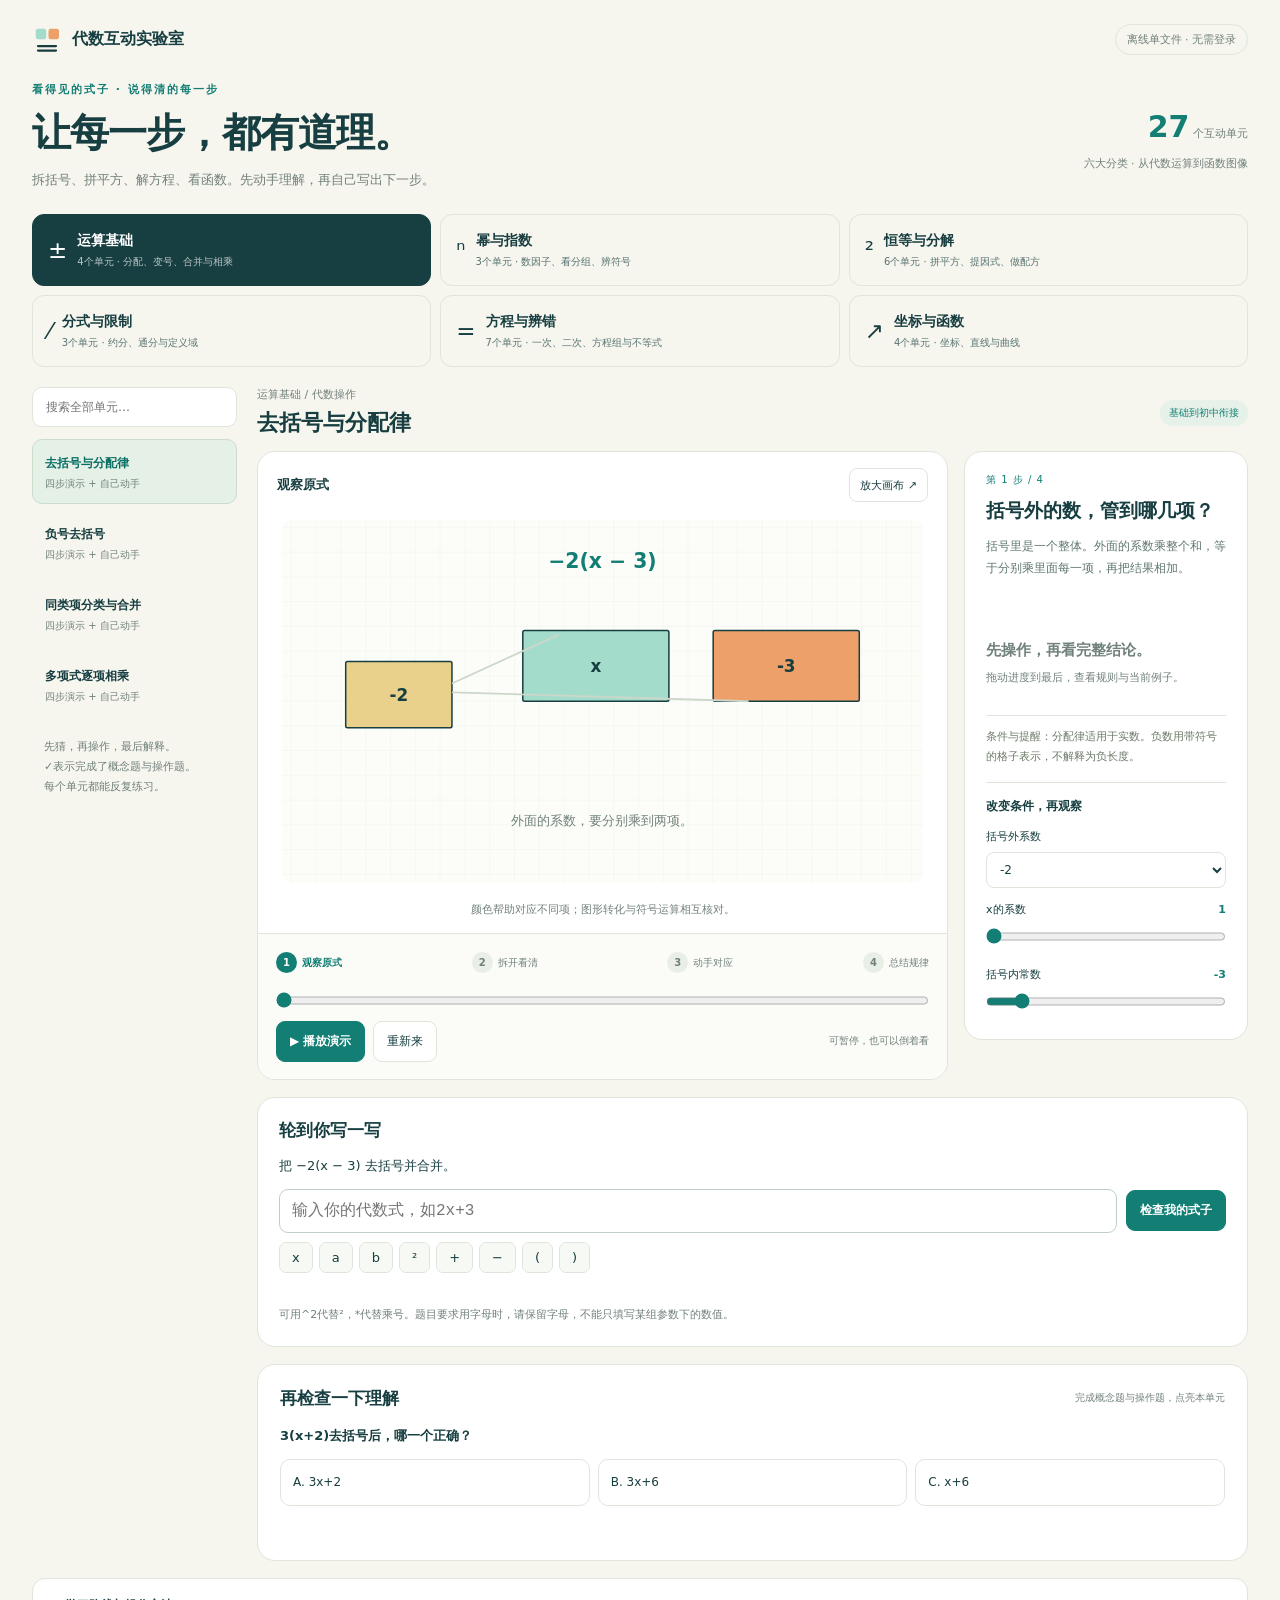
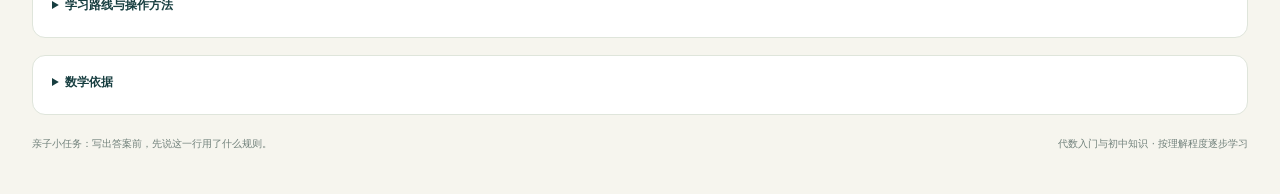
<file: algebra/index.html>
<!doctype html><html lang="zh-CN"><head><meta charset="UTF-8"><meta name="viewport" content="width=device-width,initial-scale=1,viewport-fit=cover"><meta name="theme-color" content="#f6f5ee"><meta name="format-detection" content="telephone=no"><title>代数互动实验室</title><style>
:root{--bg:#f6f5ee;--paper:#fff;--ink:#173e40;--muted:#71817b;--line:#dfe5db;--teal:#127e74;--mint:#a3dcca;--orange:#eea06b;--gold:#ead18b;--blue:#a4c9e4;--purple:#c6b7da}*{box-sizing:border-box}body{margin:0;background:var(--bg);color:var(--ink);font-family:system-ui,-apple-system,"PingFang SC","Microsoft YaHei",sans-serif}button,input,select{font:inherit}button{cursor:pointer;touch-action:manipulation}button:focus-visible,input:focus-visible,select:focus-visible,summary:focus-visible{outline:3px solid var(--orange);outline-offset:3px}button:disabled{opacity:.4;cursor:default}.wrap{max-width:1440px;padding:24px 32px 40px;margin:auto}header{display:flex;justify-content:space-between;gap:14px;align-items:center}.brand{display:flex;gap:10px;align-items:center;font-size:16px;font-weight:780}.brand svg{width:30px;height:30px}.badge{font-size:11px;padding:7px 11px;border:1px solid var(--line);border-radius:30px;color:var(--muted);white-space:nowrap}.intro{display:flex;justify-content:space-between;align-items:center;margin:27px 0 23px;gap:15px}.eyebrow{font-size:11px;letter-spacing:2px;color:var(--teal);font-weight:750}h1{font-size:clamp(26px,3.1vw,39px);margin:9px 0 8px;letter-spacing:-1px}p{margin:0;line-height:1.8}.intro p{font-size:13px;color:var(--muted)}.total{font-size:11px;color:var(--muted);text-align:right;line-height:1.8}.total b{font-size:30px;color:var(--teal);font-weight:650}.cats{display:grid;grid-template-columns:repeat(4,1fr);gap:9px;margin:0 0 20px}.cat{border:1px solid var(--line);border-radius:12px;background:transparent;padding:15px;text-align:left;color:var(--ink);display:flex;gap:10px;align-items:center}.cat.active{background:var(--ink);color:white;border-color:var(--ink)}.cat-icon{font-size:23px;min-width:30px}.cat small{display:block;font-size:10px;opacity:.7;margin-top:4px}.cat strong{font-size:14px}.layout{display:grid;grid-template-columns:205px minmax(0,1fr);gap:20px;align-items:start}.sidebar{position:sticky;top:15px}.search{width:100%;border:1px solid var(--line);border-radius:10px;padding:12px 13px;background:#fff;color:var(--ink);font-size:12px;margin-bottom:12px}.menu{display:grid;gap:6px}.item{border:1px solid transparent;border-radius:10px;padding:12px;background:transparent;color:var(--ink);text-align:left;display:flex;justify-content:space-between;gap:5px;align-items:center}.item.active{background:#e5f0e7;border-color:#caddcc;color:#096e63}.item b{font-size:12px;font-weight:650}.item small{display:block;font-size:10px;color:var(--muted);margin-top:5px}.item em{font-style:normal;font-size:11px;color:var(--teal)}.side-foot{font-size:11px;color:var(--muted);line-height:1.8;margin-top:20px;padding:0 12px}.workspace{min-width:0}.lesson-head{display:flex;justify-content:space-between;align-items:center;gap:10px;margin:0 0 13px}.breadcrumb{font-size:11px;color:var(--muted)}h2{font-size:22px;margin:6px 0 0}.level{font-size:10px;color:var(--teal);background:#e6f1e9;border-radius:20px;padding:6px 9px;white-space:nowrap}.experiment{display:grid;grid-template-columns:minmax(0,1fr) 284px;gap:16px;align-items:start}.panel{background:#fff;border:1px solid var(--line);border-radius:18px;overflow:hidden}.stage-head{padding:16px 19px 0;display:flex;justify-content:space-between;align-items:center;gap:8px;font-size:12px}.stage-head strong{font-size:13px}.mini{border:1px solid var(--line);border-radius:8px;padding:7px 10px;background:#fff;font-size:11px;color:var(--ink);min-height:34px}.stage{position:relative;padding:0 8px}#scene{width:100%;height:auto;display:block;user-select:none;-webkit-user-select:none;touch-action:pan-y}#scene.solid{touch-action:none;cursor:grab}#scene.solid:active{cursor:grabbing}#scene text{font-family:inherit}.slabel{font-size:19px;fill:var(--ink);font-weight:650}.ssmall{font-size:15px;fill:var(--muted)}.sformula{font-size:23px;fill:var(--teal);font-weight:700}.shape{stroke:var(--ink);stroke-width:1.8;stroke-linejoin:round}.legend{font-size:11px;color:var(--muted);padding:0 15px 13px;min-height:27px;text-align:center;line-height:1.7}.playback{padding:14px 18px 17px;background:#fbfcf8;border-top:1px solid var(--line)}.steps{display:flex;justify-content:space-between;gap:4px}.step{border:0;background:transparent;color:var(--muted);font-size:10px;padding:4px 0;display:flex;gap:5px;align-items:center}.step b{border-radius:50%;width:21px;height:21px;background:#e9eee6;display:grid;place-items:center;font-size:10px}.step.active{color:var(--teal);font-weight:700}.step.active b{background:var(--teal);color:#fff}.progress{width:100%;margin:12px 0 9px;accent-color:var(--teal);height:23px}.row{display:flex;align-items:center;gap:8px}.btn{border:1px solid var(--line);border-radius:9px;padding:10px 13px;background:#fff;color:var(--ink);font-size:12px;min-height:41px}.btn.primary{background:var(--teal);border-color:var(--teal);color:white;font-weight:650}.row .hint{font-size:10px;color:var(--muted);margin-left:auto}.notebook{padding:21px}.overline{color:var(--teal);font-size:10px;letter-spacing:1px}.notebook h3{font-size:19px;margin:9px 0 10px;line-height:1.5}.explain{font-size:12px;line-height:1.85;color:#607770;min-height:87px}.formula{font-size:22px;font-weight:750;color:var(--teal);padding:17px 0 7px;line-height:1.5;overflow-wrap:anywhere}.formula.wait{font-size:15px;color:var(--muted)}.numbers{font-size:11px;color:var(--muted);line-height:1.8;min-height:38px}.condition{font-size:11px;line-height:1.8;padding:11px 0;margin-top:9px;border-top:1px solid var(--line);color:#6c7a67}.params-title{font-size:12px;font-weight:700;border-top:1px solid var(--line);padding-top:15px;margin-top:4px}.param{margin-top:14px}.param label{display:flex;align-items:center;justify-content:space-between;gap:8px;font-size:11px}.param output{font-weight:700;color:var(--teal)}.param input{width:100%;accent-color:var(--teal);height:25px;margin:7px 0 0}.param select{width:100%;border:1px solid var(--line);border-radius:8px;padding:9px;margin-top:8px;background:#fff;color:var(--ink);font-size:12px}.quiz{padding:22px;margin-top:17px}.qhead{display:flex;justify-content:space-between;gap:12px;align-items:center;margin-bottom:14px}.qhead h3{font-size:17px;margin:0}.status{font-size:10px;color:var(--muted)}.question{font-size:13px;line-height:1.8;font-weight:650;margin-bottom:12px}.answers{display:grid;grid-template-columns:repeat(3,1fr);gap:8px}.answer{border:1px solid var(--line);border-radius:10px;background:#fff;color:var(--ink);font-size:12px;text-align:left;padding:12px;line-height:1.7}.answer.correct{border-color:var(--teal);background:#e9f6ef}.answer.wrong{border-color:#ca8c63;background:#fff1e5}.feedback{font-size:12px;line-height:1.8;color:var(--teal);margin-top:10px;min-height:22px}.numeric-task{border-top:1px solid var(--line);margin-top:12px;padding-top:15px}.numeric-task label{display:block;font-size:12px;line-height:1.8;margin-bottom:9px}.numeric-task input{width:110px;border:1px solid #bdcfc6;border-radius:8px;padding:10px;color:var(--ink);font-size:16px}.unit{font-size:12px}.next{margin-top:8px}.details{margin-top:17px;border:1px solid var(--line);border-radius:13px;background:#fff;padding:15px 19px;font-size:12px;color:var(--muted);line-height:1.9}.details summary{cursor:pointer;color:var(--ink);font-weight:650;min-height:28px}.details p{margin:9px 0}.details a{color:var(--teal)}footer{font-size:10px;color:var(--muted);display:flex;justify-content:space-between;gap:12px;margin-top:20px;line-height:1.8}.focus-mode{position:fixed!important;inset:0;z-index:50;background:var(--bg);border-radius:0;overflow:auto;padding:10px max(10px,env(safe-area-inset-right));display:flex;flex-direction:column}.focus-mode .stage{flex:1;min-height:0;display:grid;place-items:center}.focus-mode #scene{width:min(100%,1100px);max-height:calc(100dvh - 190px);height:auto}.focus-mode .legend{margin:0}.focus-mode .playback{flex-shrink:0}.noscript{border:2px solid var(--orange);padding:18px;margin:20px 0;line-height:1.8;font-size:14px}@media(max-width:1150px){.wrap{padding:22px}.layout{grid-template-columns:170px minmax(0,1fr);gap:14px}.experiment{grid-template-columns:minmax(0,1fr) 250px;gap:12px}.notebook{padding:17px}.item{padding:10px}.formula{font-size:19px}}@media(max-width:950px){.experiment{grid-template-columns:minmax(0,1fr)}.notebook{display:grid;grid-template-columns:1fr 1fr;gap:0 22px}.note-body{grid-column:1}.params-wrap{grid-column:2;grid-row:1}.explain{min-height:0}.formula{font-size:23px}.condition{margin-top:5px}.answers{grid-template-columns:minmax(0,1fr)}.slabel{font-size:21px}.ssmall{font-size:17px}}@media(max-width:640px){.wrap{padding:17px 13px calc(24px + env(safe-area-inset-bottom,0px))}.brand{font-size:14px}.badge{font-size:9px;padding:6px 8px}.intro{margin:23px 0 18px}.intro p{font-size:12px}.total{display:none}h1{font-size:28px}.cats{gap:5px;margin-bottom:13px}.cat{padding:10px 4px;display:block;text-align:center;border-radius:10px}.cat-icon{font-size:20px;display:block;margin-bottom:5px}.cat strong{font-size:11px}.cat small{font-size:9px}.layout{grid-template-columns:1fr;gap:14px}.sidebar{position:static;min-width:0}.search{padding:10px 12px;font-size:16px;margin-bottom:9px}.menu{display:flex;overflow-x:auto;gap:6px;padding-bottom:5px;scrollbar-width:thin}.item{flex:0 0 auto;padding:9px 12px;border:1px solid var(--line);background:#fff;min-height:49px}.item b{font-size:11px}.item small{font-size:9px;margin-top:3px}.side-foot{display:none}.lesson-head{margin-top:0}h2{font-size:21px}.level{font-size:9px}.notebook{display:block;padding:19px}.params-wrap{margin-top:12px}.params{display:grid;grid-template-columns:1fr 1fr;gap:0 20px}.param label{font-size:11px}.notebook h3{font-size:19px}.explain{font-size:13px}.formula{font-size:23px}.numbers{font-size:12px}.condition{font-size:11px}.stage-head{padding:14px 14px 0}.stage-head strong{font-size:11px;min-width:0}.slabel{font-size:24px}.ssmall{font-size:20px}.sformula{font-size:25px}.legend{font-size:10px}.playback{padding:11px 13px 14px}.step{font-size:10px;min-height:37px;gap:4px}.step b{width:19px;height:19px}.row .hint{font-size:9px}.quiz{padding:18px}.question,.answer{font-size:13px}.feedback{font-size:12px}.qhead{align-items:start}.status{max-width:130px;text-align:right}.details{font-size:12px;padding:14px 16px}footer{display:block}footer span{display:block}.focus-mode .slabel{font-size:20px}.focus-mode .ssmall{font-size:16px}}@media(prefers-reduced-motion:reduce){*{scroll-behavior:auto!important}}

.cats{grid-template-columns:repeat(3,minmax(0,1fr))}.activity{margin-top:17px;padding:21px}.activity h3{font-size:17px;margin:0 0 12px}.activity p{font-size:12px;color:var(--muted);line-height:1.8}.form-row{display:flex;gap:9px;align-items:center;flex-wrap:wrap;margin-top:12px}.math-input{font:16px ui-monospace,SFMono-Regular,Consolas,monospace;min-width:0;flex:1;border:1px solid #becfc5;background:#fff;border-radius:9px;padding:12px;color:var(--ink)}.math-input.short{flex:0 1 100px;width:100px}.form-row select{max-width:100%;border:1px solid var(--line);padding:10px;border-radius:9px;color:var(--ink);background:#fff;font-size:13px}.equation-line{font-size:clamp(19px,2.5vw,28px);font-weight:700;line-height:1.6;text-align:center;padding:16px 5px;overflow-wrap:anywhere}.history{padding-left:22px;margin:15px 0 0}.history li{padding:7px 0;font-size:12px;line-height:1.8}.history strong{display:block;font-size:15px}.token-row,.bins{display:flex;flex-wrap:wrap;gap:8px;margin-top:12px}.token{padding:11px 15px;border:1px solid #bfd6c6;border-radius:9px;background:#e7f4e9;color:var(--ink);font-size:14px}.token.selected{outline:3px solid var(--orange)}.token:disabled{opacity:.35}.bin{flex:1;min-width:100px;border:1px dashed #b5c9b8;padding:14px;border-radius:10px;background:#f7faf4;color:var(--ink);line-height:1.8;font-size:12px;min-height:82px}.bin b{display:block;font-size:16px}.tasklabel{display:block;font-size:13px;line-height:1.8;margin:10px 0}.feedback.bad{color:#ad593d}.feedback.good{color:var(--teal)}.worked{font-size:12px;color:var(--muted);padding-top:10px;line-height:1.8}.keypad{display:flex;gap:6px;margin-top:9px;flex-wrap:wrap}.keypad button{border:1px solid var(--line);background:#f7faf4;border-radius:7px;color:var(--ink);padding:7px 12px;font-size:13px}.activity .subheading{font-size:12px;font-weight:700;margin-top:16px}.proof{font-size:13px;color:var(--teal);line-height:1.9;margin-top:12px}.help-small{font-size:11px!important}.exercise-count{color:var(--teal);font-size:12px}#scene [data-cell]{cursor:pointer}.unitnote{font-size:11px;color:var(--muted);margin-top:8px}.notebook .condition{border-bottom:0}.form-row label{font-size:12px}.button-set{display:flex;gap:7px;flex-wrap:wrap;margin-top:12px}.button-set .btn{font-size:12px}.activity input,.activity select{font-size:16px}.mini-hidden{display:none!important}@media(max-width:640px){.activity{padding:18px}.math-input{flex-basis:100%;width:100%}.form-row .short{flex-basis:90px;width:90px}.bin{min-width:90px;padding:10px;font-size:11px}.equation-line{font-size:22px}.activity .form-row select{max-width:100%}.history strong{font-size:14px}.cats{grid-template-columns:repeat(3,minmax(0,1fr))}.cat small{font-size:9px}.stage-head{gap:5px}.keypad button{padding:8px 12px}.focus-mode #scene{max-height:calc(100dvh - 190px)}}
.point-label{paint-order:stroke;stroke:#fcfdf8;stroke-width:3px;stroke-linejoin:round}.glabel{font-size:13px;fill:var(--ink)}.cat{min-width:0}.cat span{min-width:0}.cat small{line-height:1.6}.steps .step{max-width:26%;line-height:1.5}.activity>.math-input{width:100%;display:block;margin:0 0 12px}.activity>button{margin-top:9px}.activity .equation-line{font-size:22px}.activity select{min-width:0}@media(max-width:640px){.cat{padding:9px 3px}.cat small{display:none}.cat-icon{font-size:19px;margin-bottom:2px}.cat strong{font-size:12px}.cats{row-gap:7px}.glabel{font-size:14px}.steps .step{font-size:9px;display:block;text-align:center}.steps .step b{margin:0 auto 5px}.activity .equation-line{font-size:20px}} </style></head><body><main class="wrap"><header><div class="brand"><svg viewBox="0 0 40 40" aria-hidden="true"><rect x="5" y="5" width="14" height="14" rx="3" fill="#a3dcca"/><rect x="22" y="5" width="14" height="14" rx="3" fill="#eea06b"/><path d="M8 28h24M8 34h24" stroke="#173e40" stroke-width="3" stroke-linecap="round"/></svg>代数互动实验室</div><span class="badge">离线单文件 · 无需登录</span></header><section class="intro"><div><div class="eyebrow">看得见的式子 · 说得清的每一步</div><h1>让每一步，都有道理。</h1><p>拆括号、拼平方、解方程、看函数。先动手理解，再自己写出下一步。</p></div><div class="total"><b>27</b> 个互动单元<br>六大分类 · 从代数运算到函数图像</div></section><nav class="cats" id="categories" aria-label="知识分类"></nav><div class="layout"><aside class="sidebar"><input type="search" id="search" class="search" placeholder="搜索全部单元…" aria-label="搜索全部单元"><nav class="menu" id="menu" aria-label="单元目录"></nav><p class="side-foot">先猜，再操作，最后解释。<br>✓表示完成了概念题与操作题。<br>每个单元都能反复练习。</p></aside><article class="workspace"><div class="lesson-head"><div><div class="breadcrumb" id="breadcrumb"></div><h2 id="lessonTitle"></h2></div><span class="level" id="level"></span></div><div class="experiment"><section class="panel" id="stagePanel"><div class="stage-head"><strong id="stageTitle"></strong><button class="mini" id="focus">放大画布 ↗</button></div><div class="stage"><svg id="scene" viewBox="0 0 760 450" role="img" aria-labelledby="svgTitle svgDesc"></svg></div><div class="legend" id="legend"></div><div class="playback"><div class="steps" id="steps"></div><input class="progress" id="progress" type="range" min="0" max="100" value="0" aria-label="演示进度"><div class="row"><button class="btn primary" id="play">▶ 播放演示</button><button class="btn" id="reset">重新来</button><span class="hint">可暂停，也可以倒着看</span></div></div></section><aside class="panel notebook"><div class="note-body"><div class="overline" id="stepLabel"></div><h3 id="noteTitle"></h3><p class="explain" id="explain" aria-live="polite"></p><div class="formula wait" id="formula"></div><div class="numbers" id="numbers"></div><p class="condition" id="condition"></p></div><div class="params-wrap"><div class="params-title">改变条件，再观察</div><div class="params" id="params"></div></div></aside></div><section class="panel activity" id="activity"></section><section class="panel quiz"><div class="qhead"><h3>再检查一下理解</h3><span class="status" id="status">完成概念题与操作题，点亮本单元</span></div><div class="question" id="question"></div><div class="answers" id="answers"></div><p class="feedback" id="feedback" aria-live="polite"></p><button class="btn primary next" id="next" hidden>下一个单元 →</button></section></article></div><details class="details"><summary>学习路线与操作方法</summary><p>六大分类共27个互动单元。建议先学运算基础与幂，再学恒等与分解、分式；随后练习方程、不等式和方程组，最后进入坐标与函数。每次选一个单元：先猜结论，再看四步演示，最后完成操作题与概念题。</p><p>拖动进度条可以逐步查看或倒着复习；“改变条件”用于比较不同例子。“放大画布”便于观察图块和坐标。坐标单元支持点击定位，方程和方程组支持载入自己的题目、逐步操作与撤销。完成两类练习后，目录中的单元会显示✓。</p><p>整式输入可使用数字、小数、分数、a、b、x、y及加减乘除、括号和1到6的整数次方。可写2x、ab、x²或x^2，乘号也可写*；分数系数建议写成(1/2)x。展开题需合并同类项，因式分解题需写成乘积，配方题需保留完全平方形式。</p><p>一次方程操作台研究只含x的一次方程；方程组操作台研究含x、y的两个一次方程，均可判断唯一解、无解或无数组解。分式练习采用分子、分母分别填写的方式，并检查原式排除的x值。二次方程练习填写全部不同实根，用逗号分隔。</p><p>面积拼图帮助理解公式，使用正长度；负数运算通过符号格解释。函数图像展示坐标窗口中的部分，完整图像仍向窗口外延伸。</p></details><details class="details"><summary>数学依据</summary><p>内容涵盖分配律、整式运算、幂的运算法则、乘法公式、分式、方程组、不等式与基础函数。用图形解释结构，用代入检验结果，用取值限制说明哪些变形成立。</p><p><a href="https://openstax.org/books/elementary-algebra-2e/pages/6-3-multiply-polynomials" target="_blank" rel="noopener">OpenStax 多项式乘法</a> · <a href="https://openstax.org/books/elementary-algebra-2e/pages/6-key-concepts" target="_blank" rel="noopener">乘法公式与因式分解</a> · <a href="https://openstax.org/books/elementary-algebra-2e/pages/5-key-concepts" target="_blank" rel="noopener">方程组的代入与消元</a></p></details><footer><span>亲子小任务：写出答案前，先说这一行用了什么规则。</span><span>代数入门与初中知识 · 按理解程度逐步学习</span></footer></main><script>'use strict';
// Exact rational polynomial arithmetic. Input is parsed as data, never executed.
function gcd(a,b){a=a<0n?-a:a;b=b<0n?-b:b;while(b){[a,b]=[b,a%b]}return a||1n}
class Q{constructor(n=0n,d=1n){n=BigInt(n);d=BigInt(d);if(!d)throw Error('不能除以0。');if(d<0n){n=-n;d=-d}const g=gcd(n,d);this.n=n/g;this.d=d/g;if(this.n.toString().length>50||this.d.toString().length>50)throw Error('数值太大，请换一个较小的数。')}add(b){return new Q(this.n*b.d+b.n*this.d,this.d*b.d)}neg(){return new Q(-this.n,this.d)}sub(b){return this.add(b.neg())}mul(b){return new Q(this.n*b.n,this.d*b.d)}div(b){return new Q(this.n*b.d,this.d*b.n)}eq(b){return this.n===b.n&&this.d===b.d}zero(){return this.n===0n}str(){return this.d===1n?String(this.n):this.n+'/'+this.d}num(){return Number(this.n)/Number(this.d)}static from(s){s=String(s);if(!/^\d+(?:\.\d+)?$/.test(s))throw Error('请输入数字、小数或分数。');const [a,b='']=s.split('.');return new Q(BigInt(a+b),10n**BigInt(b.length))}}
const ZERO=new Q(),ONE=new Q(1n),VARS=['a','b','x','y'];
const key=(e)=>e.join(','),exp=(s)=>s.split(',').map(Number),K0='0,0,0,0';
class Poly{constructor(entries=[]){this.m=new Map();for(const[k,v]of entries)if(!v.zero())this.m.set(k,v)}static c(v){return new Poly([[K0,v instanceof Q?v:new Q(v)]])}static v(v){const e=[0,0,0,0];e[VARS.indexOf(v)]=1;return new Poly([[key(e),ONE]])}add(b){const m=new Map(this.m);for(const[k,v]of b.m){const s=(m.get(k)||ZERO).add(v);s.zero()?m.delete(k):m.set(k,s)}return new Poly(m)}neg(){return new Poly([...this.m].map(([k,v])=>[k,v.neg()]))}sub(b){return this.add(b.neg())}mul(b){let r=new Poly();for(const[k,v]of this.m)for(const[j,w]of b.m){const e=exp(k).map((x,i)=>x+exp(j)[i]);if(e.reduce((s,x)=>s+x,0)>6)throw Error('本练习台支持总次数不超过6的多项式。');r=r.add(new Poly([[key(e),v.mul(w)]]))}if(r.m.size>100)throw Error('项数太多，请把式子缩短。');return r}constant(){if(this.m.size===0)return ZERO;if(this.m.size===1&&this.m.has(K0))return this.m.get(K0);return null}div(b){const c=b.constant();if(c===null)throw Error('目前只允许除以非零常数；含字母的分母需要另外讨论取值限制。');return this.mul(Poly.c(ONE.div(c)))}pow(n){let r=Poly.c(1);for(let i=0;i<n;i++)r=r.mul(this);return r}eq(b){return this.sub(b).m.size===0}eval(vals){let r=ZERO;for(const[k,v]of this.m){let q=v;exp(k).forEach((e,i)=>{if(e){const w=vals[VARS[i]] instanceof Q?vals[VARS[i]]:Q.from(String(Math.abs(vals[VARS[i]]||0)));let base=(vals[VARS[i]]||0)<0?w.neg():w;for(let j=0;j<e;j++)q=q.mul(base)}});r=r.add(q)}return r}degree(){return Math.max(0,...[...this.m.keys()].map(k=>exp(k).reduce((a,b)=>a+b,0)))}onlyX(){return[...this.m.keys()].every(k=>{const e=exp(k);return e[0]===0&&e[1]===0&&e[3]===0})}text(){if(!this.m.size)return'0';const terms=[...this.m].sort((a,b)=>{const x=exp(a[0]),y=exp(b[0]),d=y.reduce((s,v)=>s+v,0)-x.reduce((s,v)=>s+v,0);if(d)return d;for(let i=0;i<4;i++)if(x[i]!==y[i])return y[i]-x[i];return 0});let s='';for(const[k,q]of terms){const e=exp(k),mono=e.map((n,i)=>n?VARS[i]+(n===1?'':n===2?'²':n===3?'³':'^'+n):'').join(''),neg=q.n<0n,abs=new Q(neg?-q.n:q.n,q.d),co=mono&&abs.eq(ONE)?'':abs.str();s+=(s?(neg?' − ':' + '):(neg?'−':''))+(mono&&abs.d!==1n?'('+co+')':co)+mono}return s}}
function tokenize(s){s=s.replace(/[−–]/g,'-').replace(/[×·]/g,'*').replace(/÷/g,'/').replace(/²/g,'^2').replace(/³/g,'^3').replace(/[（]/g,'(').replace(/[）]/g,')').replace(/\s/g,'');if(s.length>220)throw Error('式子太长，请控制在220个字符以内。');let ts=[],i=0;while(i<s.length){const c=s[i];if(/[0-9.]/.test(c)){const m=s.slice(i).match(/^(?:\d+(?:\.\d+)?|\.\d+)/);if(!m)throw Error('小数写法不正确。');let v=m[0];if(v.startsWith('.'))v='0'+v;ts.push({t:'num',v});i+=m[0].length}else if(VARS.includes(c)){ts.push({t:'var',v:c});i++}else if('+-*/^()'.includes(c)){ts.push({t:c,v:c});i++}else throw Error('只支持数字、a、b、x、y及加减乘除、括号和整数次方。')}if(!ts.length)throw Error('请先输入一个式子。');if(ts.length>150)throw Error('式子太复杂，请分步输入。');return ts}
function parse(s){const ts=tokenize(s);let i=0;function node(op,ps,poly){return{op,args:ps,poly}}function sum(){let n=product();while(ts[i]&&['+','-'].includes(ts[i].t)){const op=ts[i++].t,b=product();n=node(op,[n,b],op==='+'?n.poly.add(b.poly):n.poly.sub(b.poly))}return n}function product(){let n=unary();while(ts[i]){let t=ts[i].t,implicit=['num','var','('].includes(t);if(!['*','/'].includes(t)&&!implicit)break;if(!implicit)i++;const b=unary(),op=implicit?'*':t;n=node(op,[n,b],op==='*'?n.poly.mul(b.poly):n.poly.div(b.poly))}return n}function unary(){if(ts[i]&&['+','-'].includes(ts[i].t)){const t=ts[i++].t,n=unary();return node(t==='-'?'neg':'pos',[n],t==='-'?n.poly.neg():n.poly)}return power()}function power(){let n=atom();if(ts[i]?.t==='^'){i++;const t=ts[i++];if(!t||t.t!=='num'||!/^\d+$/.test(t.v)||+t.v>6)throw Error('次方只能是0到6的整数。');if(+t.v===0){const c=n.poly.constant();if(c===null)throw Error('含字母式子的0次方需要限制底数不为0；本单元请使用正整数指数。');if(c.zero())throw Error('本单元不定义0的0次方。')}n=node('pow',[n,+t.v],n.poly.pow(+t.v))}return n}function atom(){const t=ts[i++];if(!t)throw Error('式子还没写完整。');if(t.t==='num')return node('num',[],Poly.c(Q.from(t.v)));if(t.t==='var')return node('var',[],Poly.v(t.v));if(t.t==='('){const n=sum();if(ts[i++]?.t!==')')throw Error('括号没有配对。');return n}throw Error('请检查运算符和括号的位置。')}const n=sum();if(i!==ts.length)throw Error('式子没有完整解析，请检查括号或次方。');return n}
function equation(s){const p=s.split('=');if(p.length!==2)throw Error('请写一个且只写一个等号，例如3(x−2)=12。');const L=parse(p[0]).poly,R=parse(p[1]).poly;if(!L.onlyX()||!R.onlyX()||L.degree()>1||R.degree()>1)throw Error('解方程区目前支持只含x的一次方程，分母只能是非零常数。');return{L,R,left:p[0].trim(),right:p[1].trim()}}
function solution(e){const d=e.L.sub(e.R),a=d.m.get('0,0,1,0')||ZERO,b=d.m.get(K0)||ZERO;return a.zero()?{kind:b.zero()?'all':'none'}:{kind:'one',x:b.neg().div(a)}}
function sameSolutions(a,b){const x=solution(a),y=solution(b);return x.kind===y.kind&&(x.kind!=='one'||x.x.eq(y.x))}
function counterexample(L,R){const d=L.sub(R);for(const i of[0,1,-1,2,-2,3,-3]){const val=d.eval({x:i});if(!val.zero())return{x:i,L:L.eval({x:i}),R:R.eval({x:i})}}return null}
function ratio(a,b){let r=null;for(const[k,v]of b.m){r=(a.m.get(k)||ZERO).div(v);break}return r!==null&&a.eq(b.mul(Poly.c(r)))?r:null}

const $=id=>document.getElementById(id),C={ink:'#173e40',teal:'#127e74',mint:'#a3dcca',orange:'#eea06b',gold:'#ead18b',blue:'#a4c9e4',purple:'#c6b7da'},clamp=(v,a=0,b=1)=>Math.max(a,Math.min(b,v)),fmt=v=>Number(v.toFixed(3)).toString();
const categories=[{id:'basics',name:'运算基础',icon:'±',desc:'分配、变号、合并与相乘'},{id:'powers',name:'幂与指数',icon:'ⁿ',desc:'数因子、看分组、辨符号'},{id:'identities',name:'恒等与分解',icon:'²',desc:'拼平方、提因式、做配方'},{id:'fractions',name:'分式与限制',icon:'⁄',desc:'约分、通分与定义域'},{id:'equations',name:'方程与辨错',icon:'=',desc:'一次、二次、方程组与不等式'},{id:'functions',name:'坐标与函数',icon:'↗',desc:'坐标、直线与曲线'}];
const P=(id,label,min,max,value,step=1)=>({id,label,min,max,value,step}),O=(id,label,options,value)=>({id,label,options,value});
const lessons=[];function add(d){d.steps=d.steps||['观察原式','拆开看清','动手对应','总结规律'];lessons.push(d)}
add({id:'distribute',cat:'basics',name:'去括号与分配律',params:[O('k','括号外系数',[-3,-2,-1,2,3,4],-2),P('a','x的系数',1,4,1),P('b','括号内常数',-4,4,-3)],notes:[['括号外的数，管到哪几项？','括号里是一个整体。外面的系数乘整个和，等于分别乘里面每一项，再把结果相加。'],['先乘第一项','把括号外的系数与第一项相乘。字母不变，系数相乘，注意正负号。'],['第二项也要乘到','第二项不能漏乘。负数乘负数得到正数，所以括号外有负号时要逐项看清。'],['分配到每一项，最后合并','k(ax+b)=kax+kb。括号中每一项都必须乘到，项数多时仍按同一规则展开。']],condition:'分配律适用于实数。负数用带符号的格子表示，不解释为负长度。',q:'3(x+2)去括号后，哪一个正确？',choices:['3x+2','3x+6','x+6'],answer:1,why:'3必须同时乘x和2，不能漏乘第二项。',render:drawDistribution});
add({id:'negative',cat:'basics',name:'负号去括号',params:[P('a','x的系数',1,5,2),P('b','括号内常数',-5,5,-3)],notes:[['括号前的负号，等于乘−1','−(ax+b)表示整个括号取相反数，不是只改变第一项。'],['每一项都乘−1','把−1分别乘到括号内各项。原来正的项变负，原来负的项变正。'],['减去负数，得到加号','例如−(2x−3)=−2x+3。第二项本来是−3，再乘−1就成为+3。'],['整体取相反数，逐项变号','−(u+v)=−u−v。若写成−(u−v)，结果就是−u+v。']],condition:'负号作用于整个括号。注意−x²与(−x)²的运算顺序不同。',q:'−(x−4)去括号后是什么？',choices:['−x−4','x+4','−x+4'],answer:2,why:'括号整体乘−1，x变−x，−4变+4。',render:drawDistribution});
add({id:'combine',cat:'basics',name:'同类项分类与合并',params:[P('a','第一项x的系数',1,5,2),P('c','第二项x的系数',1,5,3),P('b','减去的常数',1,5,4)],notes:[['哪些项可以放在同一组？','同类项的字母和对应指数必须相同。x项、x²项与常数项要分开。'],['先分组，别急着相加','在操作区点选一个项，再点目标分类框。带负号的项要连同符号一起移动。'],['同类项只合并系数','例如2x+3x=(2+3)x=5x。合并时不把x变成x²，也不把不同指数的项拼在一起。'],['按类别合并，保留每一组','x²项、x项和常数各自合并。没有同类项的那一项，保持原样。']],condition:'字母相同且对应指数相同，才是同类项。移动某项时必须连同前面的正负号。',q:'2x与3x²可以直接合并成5x³吗？',choices:['可以，系数相加，指数也相加。','不可以，它们不是同类项。','可以，只要都有x。'],answer:1,why:'x与x²的指数不同，不能作为同类项合并。',render:drawCombine});
add({id:'multiply',cat:'basics',name:'多项式逐项相乘',params:[P('a','第一括号常数a',-4,4,2),P('b','第二括号常数b',-4,4,3)],steps:['观察两个括号','第一项乘每项','第二项也乘每项','合并同类项'],notes:[['两个括号，怎样完整相乘？','把(x+a)(x+b)看成每一项都要与另一括号中的每一项相乘。'],['x分别乘x和b','得到x²和bx。格子里的行、列说明了每一块来自哪两个项相乘。'],['a也要分别乘x和b','再得到ax和ab，一共四次乘法。点击乘法表中的格子，可以逐个揭晓。'],['把中间的两个x项合并','x²+bx+ax+ab=x²+(a+b)x+ab。a、b可以为负数，符号按有理数运算处理。']],condition:'乘法表是符号运算表。a、b为负数时，不把格子的宽或高看成负长度。',q:'(x+2)(x+3)展开时，应计算哪几次乘法？',choices:['只算x×x和2×3。','x×x、x×3、2×x、2×3。','把两括号直接相加。'],answer:1,why:'每一项都要与另一括号每一项相乘，共四次。',render:drawMultiply});
const positiveAB=[P('a','长度a',3,7,4),P('b','长度b',1,3,2)];
add({id:'squareplus',cat:'identities',name:'完全平方 和的平方',params:positiveAB,steps:['看边长a+b','分出两个正方形','找出两块ab','把四块相加'],notes:[['边长a+b的大正方形','把每条边分成a、b两段，整个正方形面积是(a+b)²。'],['先看两个正方形','左上角是a×a，右下角是b×b，它们的面积分别是a²和b²。'],['两块长方形都不能漏','其余两块的边分别是a和b，每块面积都是ab。这里一共有两个ab。'],['四块面积相加，得到公式','(a+b)²=a²+2ab+b²。漏写2ab，相当于漏掉画面上的两块长方形。']],condition:'面积图用a、b>0解释；符号恒等式对所有实数a、b都成立。',q:'(a+b)²展开后，为什么有2ab？',choices:['因为平方就是乘2。','因为有两块面积各为ab的长方形。','因为a²+b²必须再乘2。'],answer:1,why:'大正方形分成四块，其中两块长方形各为ab。',render:v=>drawSquare(v,false)});
add({id:'squareminus',cat:'identities',name:'完全平方 差的平方',params:[P('a','长度a',4,8,6),P('b','长度b',1,3,2)],steps:['看大正方形','减去第一条带','再减第二条带','补回重复减去的一块'],notes:[['从边长a，变到边长a−b','目标是左上角边长a−b的小正方形，面积为(a−b)²。'],['先减去一条宽b的长条','从整个a²中减去右侧面积为ab的长条。'],['再减下方长条，留意重叠处','下方长条面积也为ab。但右下角的b²被两次减掉，实际只需要去掉一次。'],['把重复减去的b²补回','所以(a−b)²=a²−2ab+b²。最后一项是加b²，不能写成减b²。']],condition:'面积图取a>b>0。符号恒等式对所有实数a、b都成立，不能把负数直接当长度。',q:'(a−b)²公式中，为什么最后要加b²？',choices:['右下角b²在两条长带中被重复减去了。','因为b永远是正数。','因为所有平方公式的符号都相同。'],answer:0,why:'两条ab长带重叠在b²，减了两次，须补回一次。',render:v=>drawSquare(v,true)});
add({id:'difference',cat:'identities',name:'平方差剪拼',params:[P('a','外方边长a',4,8,6),P('b','小方边长b',1,3,2)],steps:['去掉小正方形','把L形分成两块','旋转并拼成长方形','对应两条边'],notes:[['大正方形减小正方形','绿色和橙色两块合起来是a²−b²。目标是把这个L形重新拼成一个长方形。'],['沿着缺口，把L形分为两块','下方是一条长a、宽a−b的长方形；左上角一块长宽为a−b和b。'],['旋转左上块，移到下方条带右侧','旋转和平移都不改变面积。拼好后两块不重叠，也没有缺口。'],['长是a+b，宽是a−b','面积不变，所以a²−b²=(a+b)(a−b)。注意这与(a−b)²是两个不同的式子。']],condition:'面积图取a>b>0；代数恒等式对所有实数a、b成立。演示途中允许图块重叠，比较的是完整起点和终点。',q:'a²−b²可以因式分解成什么？',choices:['(a−b)²','(a+b)²','(a+b)(a−b)'],answer:2,why:'平方差等于两数和与两数差的乘积。',render:drawDifference});
add({id:'common',cat:'identities',name:'提取公因式',params:[P('g','公因数g',2,6,3),P('a','括号内x系数',1,4,2),P('b','括号内常数',1,5,3)],steps:['找每项的共同部分','每项除以公因式','把公因式放到括号外','展开检查'],notes:[['每一项都有相同的因子','观察两个系数，它们都有一个共同的因数g。把这部分提到括号外。'],['每一项都要除以提取的因子','gax除以g得到ax，gb除以g得到b。不能只给第一项除。'],['把留下的部分放进括号','ga·x+gb=g(ax+b)。提公因式是分配律的逆向使用。'],['再展开一遍，检查是否还原','把括号外的g乘回每一项，应得到原式。负的公因式也可以，只要展开结果一致。']],condition:'本单元练习提取绝对值大于1的常数因子；允许不同但正确的公因数，不限定只提最大公因数。',q:'6x+9=3(2x+3)用的是哪条规律的逆过程？',choices:['分配律。','交换律中的换位置。','除法可以随意约去一项。'],answer:0,why:'把3乘回括号内各项，就还原为6x+9。',render:drawCommon});
add({id:'factor',cat:'identities',name:'二次三项式因式分解',params:[P('a','第一个常数a',-4,4,2),P('b','第二个常数b',-4,4,3)],steps:['看展开后的三项','找和与积','组成两个一次因式','相乘检查'],notes:[['从展开结果往回看','x²+(a+b)x+ab可以看成(x+a)(x+b)的展开结果。'],['两个数的和、积都要符合','找两个数，和等于x项系数，积等于常数项。只满足一个条件不够。'],['写成两个一次因式相乘','把找到的两个数分别放进两个括号。因式的先后次序可以交换。'],['用完整乘法表验证','逐项相乘，再合并，应回到原式。这里选用能在整数范围内分解的首一二次三项式。']],condition:'此处是首项系数为1、可按整数因数分解的题型；不是所有二次三项式都能分解成整数系数的一次因式。',q:'x²+5x+6=(x+2)(x+3)中，2和3满足什么？',choices:['和为6，积为5。','和为5，积为6。','只要和为5即可。'],answer:1,why:'两个交叉乘积合成5x，常数乘积为6，两项都要满足。',render:drawFactor});
add({id:'complete',cat:'identities',name:'配方法 补上一个角',params:[P('p','半个一次项系数p',1,5,3),P('x','图中正长度x',2,6,4)],steps:['看x²和两条px','围成缺角图形','补上p²角块','用减法补偿'],notes:[['先看x²+2px','一块x²正方形，加两条px长方形，可以围成一个缺角的正方形。'],['缺角的两条边都长p','要补上的小正方形边长是p，因此面积是p²，不是2p。'],['加上p²，就成为(x+p)²','完整正方形边长为x+p。因此x²+2px+p²=(x+p)²。'],['原式没有多出的p²，要减回来','x²+2px=(x+p)²−p²。改写表达式时加了多少要减回多少；解方程时则须在等式两边同时加同一个数。']],condition:'面积图中的x、p为正长度；对应的代数恒等式对所有实数x、p成立。本练习要求写成含完全平方的形式。',q:'把x²+6x配成完全平方，需要补上多少？',choices:['6','3','9'],answer:2,why:'一次项系数6的一半是3，再平方得到9。',render:drawComplete});
add({id:'equation',cat:'equations',name:'等式天平与解方程',params:[P('testX','数值检查时取x',-10,10,0,.5)],steps:['读懂等式','两边同做一件事','一步一步化简','代回原式检查'],notes:[['等号表示两边的值相等','方程里的x通常只在某些值时让等式成立。下方操作区保存每一步，并能撤销。'],['同加同减，保持解不变','两边同时加或减同一个数，仍是等价方程。两边同时乘除一个非零常数也可以。'],['先去括号，或先除系数都可能正确','可以用按钮操作，也可以输入自己写的下一行。不同解法都可以，每一步都应保持原方程的解集。'],['把解代回原来的方程','找到x后，检查原式左右是否相等。恒成立的方程有所有实数解；矛盾方程没有解。']],condition:'仅支持只含x的一次方程与非零常数分母；乘0会丢失原有条件，除0无意义，因此都不能作为等价操作。天平是符号示意，负数不是负质量。',q:'解方程时，下面哪种操作一定保持解不变？',choices:['只给左边加3。','两边同时除以0。','两边同时加3。'],answer:2,why:'两边同加相同的数保持等价；只改一边不行，除0没有定义。',render:drawEquation});
add({id:'identity',cat:'equations',name:'恒等式还是方程',params:[P('testX','代入观察的x',-5,5,2,.25)],steps:['写出两个表达式','代入观察','比较符号结构','判断是否恒成立'],notes:[['等号两边，是否对所有x都相等？','恒等式要求在规定范围内，对每个x都成立。一般方程可能只在某些值时成立。'],['一个例子只能验证一个值','拖动x，比较两边数值。即使某个值两边相等，也不能据此证明它是恒等式。'],['展开合并后，比较多项式','把两边分别展开、合并，再作差。如果得到零多项式，就在实数范围恒成立。'],['不恒等时，给出一个反例','例如x²=4在x=2时成立，但x=0时不成立。这说明它不是恒等式，不能说它“永远错误”。']],condition:'本单元研究只含x的多项式恒等式；分式的定义域问题请到“分式与限制”中练习。',q:'只验证x=1时两边相等，能证明恒等式吗？',choices:['能，代入一次足够。','不能，还需证明对规定范围内所有x成立。','只要两边都是整数就能。'],answer:1,why:'一个数值例子不能替代对所有允许取值的论证。',render:drawIdentity});
const mistakes=[{left:'(a+b)^2',wrong:'a²+b²',why:'漏掉交叉项',choices:['漏掉两块ab。','a²和b²不能出现。','应该把所有项乘2。'],answer:0,explain:'和的平方有两个交叉乘积ab，展开为a²+2ab+b²。'},{left:'-(2x-3)',wrong:'−2x−3',why:'负号没有分配到每一项',choices:['第二项−3也要取相反数。','第一项不应该变号。','括号直接删除即可。'],answer:0,explain:'整个括号乘−1，结果是−2x+3。'},{left:'3(x+2)',wrong:'3x+2',why:'第二项漏乘',choices:['x不能乘3。','2也要乘3。','3x要改成x³。'],answer:1,explain:'3分别乘x和2，得到3x+6。'},{left:'2x+3x^2',wrong:'5x³',why:'不同类项被合并',choices:['应该把系数相乘。','应该把x²当成2x。','x与x²不是同类项。'],answer:2,explain:'两项指数不同，应保留为3x²+2x。'},{left:'-x^2',wrong:'(−x)²',why:'混淆负号与平方的顺序',choices:['−x²表示先平方再取负。','两个式子总相同。','所有带平方的数都为正。'],answer:0,explain:'−x²=−(x²)，而(−x)²=x²；当x=2时分别为−4和4。'},{left:'(a-b)^2',wrong:'a²−b²',why:'混淆差的平方与平方差',choices:['差的平方应有−2ab和+b²。','差的平方等于两平方相减。','只需要把负号变成加号。'],answer:0,explain:'(a−b)²=a²−2ab+b²，而a²−b²=(a+b)(a−b)。'},{left:'x(x+2)',wrong:'x²+2',why:'字母因子漏乘',choices:['第二项2也应乘x。','x×x等于2x。','两个括号不能相乘。'],answer:0,explain:'x分别乘x和2，得到x²+2x。'},{left:'(x+2)(x-2)',wrong:'x²+4',why:'常数项符号错误',choices:['中间一定有4x。','2×(−2)=−4。','所有平方差都要加常数。'],answer:1,explain:'中间两个x项抵消，常数项为−4，所以结果是x²−4。'}];
add({id:'errors',cat:'equations',name:'错因诊断挑战',params:[],steps:['观察错误解答','找一处反例','指出错误原因','自己写出正确式子'],notes:[['先看同学写下的这一行','判断是哪条规则用错了。不要只背正确结果，要指出错误发生在哪一步。'],['用一个反例，可以推翻错误恒等式','画面给出一组具体数值，对比原式和错误结果。一个不相等的例子就足以说明它们不恒等。'],['从候选解释里找出真正原因','下面选择题的目的是判断错因。完成后，再在操作区自己输入正确展开式。'],['把正确式子写出来，再解释理由','修正后，再比较每一项的系数、符号与指数。可切换下一道错题，练习不同类型的常见错误。']],condition:'当前错题可用a=2、b=1、x=2作数值反例；一个反例足以说明原变形不恒成立；改正时仍须保留完整字母式。',render:drawErrors});
// Additional lessons share the exact arithmetic engine and the original lesson shell.
function extension(d){d.advanced=true;add(d)}
const four=(...s)=>s;
extension({id:'samebase',cat:'powers',name:'同底数幂相乘',params:[P('m','第一个指数m',1,3,2),P('n','第二个指数n',1,3,3)],steps:four('数一数因子','接上相同因子','合并因子个数','把指数相加'),notes:[['指数记录几个相同因子','x的m次方表示m个x相乘。先把乘方还原成连乘。'],['乘法把两串因子接起来','相乘时共有m+n个相同因子，不是把两个指数相乘。'],['底数相同，才这样合并','x的m次方乘x的n次方，底数保持为x。'],['同底数幂相乘，指数相加','xᵐ·xⁿ=xᵐ⁺ⁿ。本单元使用正整数指数。']],condition:'m、n为正整数，x可为任意实数。',q:'x²·x³应当怎样写？',choices:['x⁶','x⁵','2x⁵'],answer:1,why:'一共有2+3=5个x相乘。',render:drawPowers});
extension({id:'powerpower',cat:'powers',name:'幂的乘方',params:[P('m','每组有m个x',2,3,2),P('n','共有n组',1,2,2)],steps:four('看一组因子','把整组重复','数全部因子','把指数相乘'),notes:[['括号内已经是一个幂','(xᵐ)ⁿ表示xᵐ作为整体，连续相乘n次。'],['n组，每组m个x','每个括号都贡献m个x，共有n组。'],['相同因子共有m×n个','它与同底数幂相乘的“指数相加”要区分。'],['幂的乘方，指数相乘','(xᵐ)ⁿ=xᵐⁿ。解释公式时，说清楚每组几个、共有几组。']],condition:'m、n为正整数；本单元指数乘积不超过6。',q:'(x²)³与x²·x³分别是多少？',choices:['x⁵与x⁶','都等于x⁶','x⁶与x⁵'],answer:2,why:'前者3组、每组2个，后者是2个加3个。',render:drawPowers});
extension({id:'productpower',cat:'powers',name:'积的乘方与符号',params:[O('a','数字因子a',[-3,-2,-1,2,3],-2),P('n','乘方次数n',2,3,3)],steps:four('整个积被乘方','每组都有两个因子','各类因子分别合并','检查系数与符号'),notes:[['括号表示整个积','(ax)ⁿ中，a和x都被重复相乘n次。'],['把相同因子放到一起','运用乘法交换律、结合律，把所有a放在一组，所有x放在一组。'],['每个因子都要乘方','(ax)ⁿ=aⁿxⁿ。不能只给字母乘方，漏掉数字系数。'],['负数系数还要检查奇偶','负数的偶数次幂为正，奇数次幂为负。例如(−2x)³=−8x³。']],condition:'n为正整数，a、x为实数。注意−x²与(−x)²。',q:'(−2x)²展开后是什么？',choices:['−4x²','4x²','−2x²'],answer:1,why:'系数−2也要平方，(−2)²=4。',render:drawPowers});
const fractionNotes=[['先看原式何时有意义','分母不能等于0。先记下原式排除的值，再进行约分或通分。'],['把分子分母写成乘积','约分只能约去公共因子，不能跨加减号约掉某一项。'],['按乘积与通分规则计算','乘法先约分再相乘；加减先通分，再只对分子进行加减。'],['化简结果，保留原式限制','约掉一个因子，不代表原来被排除的值又可以代入。结果与原式只在原定义域内相等。']];
extension({id:'fracreduce',cat:'fractions',name:'分式约分与取值限制',params:[P('a','平方差中的a',1,4,2)],steps:four('检查分母','分解平方差','约去公共因子','保留排除的值'),notes:fractionNotes,condition:'研究(x²−a²)/(x−a)，先排除x=a。约分后仍保留这一限制。',q:'(x²−4)/(x−2)约分为x+2之后，x可以取2吗？',choices:['可以，因为分母没有了。','不可以，原式在x=2时无意义。','只有x=−2不能取。'],answer:1,why:'等价化简不能补回原式没有定义的点。',render:drawFractions});
extension({id:'fracmultiply',cat:'fractions',name:'分式相乘与交叉约分',params:[P('a','因子中的a',1,3,2),P('b','另一个因子中的b',1,3,3)],steps:four('记下全部限制','把乘法写在一起','约去共同因子','检查结果与定义域'),notes:fractionNotes,condition:'研究(x+a)/x · x/(x+b)。原式要求x≠0且x≠−b；即使a=b也保留这两个限制。',q:'分式相乘时，哪一项描述正确？',choices:['分子相加、分母相加。','只检查约分后分母就够了。','分子相乘、分母相乘，并保留原式限制。'],answer:2,why:'每个原分母都必须非零；约分针对整个公共因子。',render:drawFractions});
extension({id:'fracadd',cat:'fractions',name:'异分母分式相加',params:[P('b','第二个分母的常数b',1,4,2)],steps:four('观察两个分母','选公共分母','分子分别乘缺少的因子','合并分子'),notes:fractionNotes,condition:'研究1/x+1/(x+b)，b>0。原式要求x≠0且x≠−b，公共分母为x(x+b)。',q:'1/x+1/(x+2)通分后，分子是什么？',choices:['2','2x+2','x+2'],answer:1,why:'两个分子分别变为x+2和x，相加得到2x+2。',render:drawFractions});
const systemNotes=[['两个条件必须同时满足','一对(x,y)要同时满足两个方程，才是方程组的解。一个方程中的解不一定满足另一个。'],['把两个方程联系起来','消元法把某个未知数的系数变成相反数；代入法则用一个未知数表示另一个。'],['化成一个未知数的方程','把一行加上另一行的若干倍，保留另一行，可以保持联立方程组的解集不变。'],['代回两个原方程检查','唯一解是一对有顺序的数。两条直线还可能平行无交点，或重合有无数组解。']];
extension({id:'systemelim',cat:'equations',name:'二元一次方程组 消元法',params:[],steps:four('同时满足两式','选择要消去的项','用行操作消元','代回两式检验'),notes:systemNotes,condition:'仅研究含x、y的一次方程组。行相加时保留另一行；整行乘的数必须非零。',q:'保留第二式，把第一式替换为“第一式−第二式”，解集会怎样？',choices:['保持不变。','一定变多。','一定没有解。'],answer:0,why:'这一步可以用“新第一式+第二式”还原，因此是可逆的。',render:drawSystem});
extension({id:'systemsub',cat:'equations',name:'二元一次方程组 代入法',params:[],steps:four('看一个未知数的表达式','代入另一个方程','求出一个未知数','回代求另一个'),notes:[systemNotes[0],['示例：由x+y=5表示y','把同一未知数替换成与它相等的表达式，另一个方程就只剩一个未知数。'],['示例：代入2x−y=1','得到2x−(5−x)=1，去括号后是3x−5=1，所以x=2。'],['示例：回代得到y=3','最后把(2,3)代回两个原方程，确认两式都成立。下方也可用行操作观察对应的消元过程。']],condition:'代入必须替换整个表达式，带负号时保留括号。本单元可切换不同解集的例题。',q:'已知y=5−x，代入2x−y=1后应写成什么？',choices:['2x−5−x=1','2x−(5−x)=1','2x−y=5−x'],answer:1,why:'y代表整个5−x；前面的减号作用于整个括号。',render:drawSystem});
extension({id:'inequality',cat:'equations',name:'一元一次不等式与数轴',params:[O('a','x的系数a',[-3,-2,-1,1,2,3],-2),P('c','右边常数c',-6,6,4),O('relation','不等号',['<','≤','>','≥'],'<')],steps:four('观察不等关系','除以x的系数','判断是否反向','在数轴上表示'),notes:[['不等式通常对应一段数','ax与c作大小比较，目标是把x单独留下。'],['两边同除以非零数','系数为正时保持不等号方向；系数为负时必须改变方向。'],['负数乘除使大小关系反向','例如2<3，两边乘−1后是−2>−3。不能沿用原来的方向。'],['严格不等号画空心端点','<或>不含边界，画空心点；≤或≥包含边界，画实心点，再沿满足条件的方向延伸。']],condition:'本单元研究ax与c的比较，a≠0。乘除负数时不等号反向；两边同加同减不改变方向。',q:'−2x<4的解集是什么？',choices:['x<−2','x>−2','x>2'],answer:1,why:'两边除以−2，方向反转，得到x>−2。',render:drawInequality});
extension({id:'quadratic',cat:'equations',name:'一元二次方程 因式分解法',params:[P('r','第一个根r',-3,3,2),P('s','第二个根s',-3,3,-1)],steps:four('整理成等于零','把左边因式分解','分别令因子为零','收集并检查全部根'),notes:[['先把方程整理成左边等于0','本单元研究能写成(x−r)(x−s)=0的首一二次方程。'],['用和与积反向寻找因式','展开后一次项系数是−(r+s)，常数项是rs。'],['两个因子乘积为0','实数中，乘积为0至少有一个因子为0。因此x−r=0或x−s=0。'],['两个分支都要保留','解为x=r或x=s；r=s时只记一个不同实根。不能随意除以含x的因子，否则可能丢根。']],condition:'适用于本单元可因式分解的二次方程。练习用逗号分隔不同实根；重根只填一次。',q:'解(x−2)(x+1)=0时，为什么不能直接约掉x−2？',choices:['约掉会丢失可能的根x=2。','因为负数不能作根。','因为方程只能有一个根。'],answer:0,why:'x−2可能等于0，直接除以它会丢根。两个因子应分别置零。',render:drawQuadratic});
extension({id:'coordinates',cat:'functions',name:'平面直角坐标系',params:[P('px','点P的横坐标',-4,4,3),P('py','点P的纵坐标',-4,4,2)],steps:four('找原点和坐标轴','先读横坐标','再读纵坐标','用有序数对定位'),notes:[['两条数轴相交于原点','横轴是x轴，纵轴是y轴。原点的坐标为(0,0)。'],['先看左右位置','横坐标为正向右，为负向左。第一个数始终对应x。'],['再看上下位置','纵坐标为正向上，为负向下。第二个数始终对应y。'],['有序数对的顺序不能交换','(3,2)与(2,3)通常是不同点。坐标为0时，点位于坐标轴上，不属于任何象限。']],condition:'坐标写作(x,y)，先横后纵。点击坐标网格可以定位点Q，方向键可微调，步长为1。',q:'点(−2,3)在什么位置？',choices:['向右2、向上3。','向左2、向上3。','向左3、向上2。'],answer:1,why:'先根据横坐标−2向左，再根据纵坐标3向上。',render:drawCoordinate});
extension({id:'linear',cat:'functions',name:'一次函数 斜率与截距',params:[P('k','斜率k',-3,3,1,0.5),P('b','截距b',-3,3,1),P('x','观察的x',-3,3,2,0.5)],steps:four('从关系式出发','先看与y轴交点','再看变化方向','代入计算函数值'),notes:[['输入x，按规则得到y','y=kx+b给出x与y之间的对应关系。改变参数，观察整条直线怎样变化。'],['x=0时，y=b','所以直线与y轴交于(0,b)。b控制这条交点的位置。'],['x每增加1，y增加k','k>0时从左向右上升；k<0时下降；k=0时是水平线，此时为常值函数。'],['把指定x代入关系式','图像读数帮助理解，精确结果仍要通过代入运算得到。k≠0时称一次函数。']],condition:'y=kx+b中，k≠0为一次函数；k=0为常值函数。直线向坐标窗口之外继续延伸。',q:'y=−2x+3中，x每增加1，y怎样变化？',choices:['增加3。','增加2。','减少2。'],answer:2,why:'斜率k=−2表示横坐标每增加1，纵坐标减少2。',render:drawFunction});
extension({id:'inverse',cat:'functions',name:'反比例函数',params:[O('k','常数k',[-6,-4,-2,2,4,6],4),O('x','观察的非零x',[-4,-3,-2,-1,1,2,3,4],2)],steps:four('观察乘积不变','写成y=k/x','排除x=0','看双曲线的两支'),notes:[['反比例关系满足xy=k','x改变时，y随之改变，但两者乘积固定为非零常数k。'],['除以x得到y=k/x','分母不能为0，所以x=0没有对应的函数值。'],['图像不会穿过坐标轴','x和y都不为0。靠近坐标轴不等于在坐标轴上有点。'],['看k的符号判断象限','k>0时x、y同号，图像在第一、三象限；k<0时异号，在第二、四象限。图中仅显示窗口内部分。']],condition:'k≠0，x≠0。不要把“越靠近”解释成与坐标轴相交。',q:'y=4/x可以取x=0吗？',choices:['不可以，除数不能为0。','可以，y=0。','可以，y=4。'],answer:0,why:'x=0使分母为0，函数没有定义。',render:drawFunction});
extension({id:'parabola',cat:'functions',name:'二次函数 顶点与开口',params:[O('a','二次项系数a',[-2,-1,1,2],1),P('h','顶点横坐标h',-2,2,1),P('k','顶点纵坐标k',-2,2,-1),P('x','观察的x',-3,3,2)],steps:four('看顶点式','确定顶点位置','观察开口和对称轴','代入计算与验证'),notes:[['从y=a(x−h)²+k出发','平方项给出抛物线形状，参数h、k移动顶点。'],['顶点坐标是(h,k)','x=h时平方项为0，此时y=k。括号是x−h，注意不要把横坐标读反。'],['a决定开口方向','a>0向上，a<0向下；对称轴为直线x=h。离对称轴同样远的两点，函数值相同。'],['先减h，再平方、乘a、加k','顶点式将运算顺序写在式子里。a>0时最小值为k，a<0时最大值为k。']],condition:'a≠0，x为任意实数。图像仅展示坐标窗口内部分，曲线仍向外延伸。',q:'y=(x−2)²+3的顶点在哪里？',choices:['(−2,3)','(2,3)','(2,−3)'],answer:1,why:'与y=a(x−h)²+k比较，h=2，k=3。',render:drawFunction});

let plottedQ=null,systemOriginal=null,systemRows=null,systemHistory=[];
const qval=s=>{const p=parse(String(s)).poly,c=p.constant();if(c===null)throw Error('这里请填写一个数，可使用分数。');return c};
const uniqQ=a=>a.filter((v,i)=>!a.slice(0,i).some(x=>x.eq(v)));
function numberList(s){const parts=s.trim().split(/[,，、;；\s]+/).filter(Boolean);if(!parts.length)throw Error('请填写数值，用逗号分隔。');return uniqQ(parts.map(qval))}
const sameList=(a,b)=>a.length===b.length&&a.every(x=>b.some(y=>x.eq(y)));
const powLabel=(base,n)=>n===1?base:base+({2:'²',3:'³',4:'⁴',5:'⁵',6:'⁶'}[n]||'^'+n);
function drawPowers(v){let source,target,groups=[],formula,explain;if(active==='samebase'){source=powLabel('x',v.m)+' · '+powLabel('x',v.n);target=parse('x^'+(v.m+v.n)).poly;groups=[v.m,v.n];formula='xᵐ · xⁿ = xᵐ⁺ⁿ';explain=`${v.m}+${v.n}=${v.m+v.n}个相同因子`}else if(active==='powerpower'){source='('+powLabel('x',v.m)+')'+({1:'',2:'²'}[v.n]);target=parse('x^'+v.m*v.n).poly;groups=Array(v.n).fill(v.m);formula='(xᵐ)ⁿ = xᵐⁿ';explain=`${v.n}组 × 每组${v.m}个 = ${v.m*v.n}个x`}else{source=powLabel('('+v.a+'x)',v.n);target=parse('('+v.a+'x)^'+v.n).poly;groups=Array(v.n).fill(1);formula='(ax)ⁿ = aⁿxⁿ';explain=`数字系数：${Array(v.n).fill('('+v.a+')').join('·')} = ${v.a**v.n}`}
let s=tx(380,72,source,'sformula');if(progress>=15){groups.forEach((count,i)=>{const width=active==='productpower'?130:count*61;s+=rect(100+i*(560/groups.length),142,width,88,i%2?C.orange:C.mint);for(let j=0;j<count;j++)s+=tx(100+i*(560/groups.length)+width*(j+.5)/count,196,active==='productpower'?`(${v.a}x)`:'x')})}if(progress>=40)s+=tx(380,292,explain,'ssmall');if(progress>=95)s+=tx(380,370,target.text(),'sformula');return result(s,formula,source+' = '+target.text(),target,'expanded','把 '+source+' 化简为一个单项式。')}
function fractionData(v){if(active==='fracreduce')return{N:parse('x^2-'+v.a*v.a).poly,D:parse('x-'+v.a).poly,n:parse('x+'+v.a).poly,d:Poly.c(1),excluded:[new Q(v.a)],source:`(x²−${v.a*v.a}) / (x−${v.a})`,middle:`(x−${v.a})(x+${v.a}) / (x−${v.a})`};if(active==='fracmultiply'){const cancel=v.a===v.b;return{N:parse('(x+'+v.a+')x').poly,D:parse('x(x+'+v.b+')').poly,n:cancel?Poly.c(1):parse('x+'+v.a).poly,d:cancel?Poly.c(1):parse('x+'+v.b).poly,excluded:[new Q(0),new Q(-v.b)],source:`(x+${v.a})/x · x/(x+${v.b})`,middle:`x(x+${v.a}) / x(x+${v.b})`}}return{N:parse('2x+'+v.b).poly,D:parse('x(x+'+v.b+')').poly,n:parse('2x+'+v.b).poly,d:parse('x(x+'+v.b+')').poly,excluded:[new Q(0),new Q(-v.b)],source:`1/x + 1/(x+${v.b})`,middle:`[(x+${v.b})+x] / [x(x+${v.b})]`}}
function fractionSVG(N,D,x=180,y=285,w=400){return tx(x+w/2,y-17,N,'sformula')+line(x,y,x+w,y,C.teal)+tx(x+w/2,y+35,D,'sformula')}
function drawFractions(v){const f=fractionData(v);let s=tx(380,75,f.source,'sformula')+tx(380,128,'原式排除：x ≠ '+f.excluded.map(x=>x.str()).join('，x ≠ '),'ssmall');if(progress>=25)s+=tx(380,196,f.middle,'ssmall');if(progress>=65)s+=fractionSVG(f.n.text(),f.d.text());if(progress>=95)s+=tx(380,405,'约分改变形式，原式的限制仍保留。','ssmall');return result(s,'分母非零 → 化简 → 保留原式限制',`最简结果：(${f.n.text()})/(${f.d.text()})；x≠${f.excluded.map(x=>x.str()).join('，x≠')}`,null,'fraction')}
function xyEquation(raw){const ps=raw.split('=');if(ps.length!==2)throw Error('每行填写一个等号。');const L=parse(ps[0]).poly,R=parse(ps[1]).poly,d=L.sub(R);if(L.degree()>1||R.degree()>1||[...L.m.keys(),...R.m.keys()].some(k=>exp(k)[0]||exp(k)[1]))throw Error('请使用只含x、y的一次方程。');return{L,R,left:ps[0].trim(),right:ps[1].trim(),a:d.m.get('0,0,1,0')||ZERO,b:d.m.get('0,0,0,1')||ZERO,c:(d.m.get(K0)||ZERO).neg()}}
function solveSystem(rows){const[p,q]=rows,D=p.a.mul(q.b).sub(q.a.mul(p.b));if(!D.zero())return{kind:'one',x:p.c.mul(q.b).sub(q.c.mul(p.b)).div(D),y:p.a.mul(q.c).sub(q.a.mul(p.c)).div(D)};if(rows.some(r=>r.a.zero()&&r.b.zero()&&!r.c.zero()))return{kind:'none'};if(!p.a.mul(q.c).sub(q.a.mul(p.c)).zero()||!p.b.mul(q.c).sub(q.b.mul(p.c)).zero())return{kind:'none'};return{kind:'many'}}
function standardRow(a,b,c){const L=Poly.v('x').mul(Poly.c(a)).add(Poly.v('y').mul(Poly.c(b)));return xyEquation(L.text()+'='+c.str())}
function initSystem(raws){systemOriginal=raws.map(xyEquation);systemRows=[...systemOriginal];systemHistory=[{rows:[...systemRows],rule:'原方程组'}]}
function resetAdvanced(){plottedQ=null;if(active==='systemelim')initSystem(['x+y=5','x-y=1']);if(active==='systemsub')initSystem(['x+y=5','2x-y=1'])}
function axes(){let s='';for(let i=-5;i<=5;i++){const z=380+i*30,w=240-i*30;s+=line(z,90,z,390,'#dfe8df')+line(230,w,530,w,'#dfe8df');if(i&&Math.abs(i)<=4)s+=tx(z,260,String(i),'glabel')+tx(363,w+5,String(i),'glabel','end')}s+=line(218,240,545,240)+line(380,402,380,75)+poly([[545,240],[537,236],[537,244]],C.ink)+poly([[380,75],[376,83],[384,83]],C.ink)+tx(555,246,'x','ssmall')+tx(380,62,'y','ssmall')+tx(367,260,'O','glabel');return s}
const GX=x=>380+x*30,GY=y=>240-y*30;
function graphPath(fn,color,domain=()=>true){let d='',open=false;for(let i=0;i<=600;i++){const x=-5+10*i/600,y=domain(x)?fn(x):NaN;if(!Number.isFinite(y)||Math.abs(y)>5){open=false;continue}d+=(open?'L':'M')+GX(x).toFixed(2)+','+GY(y).toFixed(2);open=true}return `<path d="${d}" fill="none" stroke="${color}" stroke-width="3" stroke-linejoin="round"/>`}
function systemLine(r,color){if(!r.b.zero())return graphPath(x=>(r.c.num()-r.a.num()*x)/r.b.num(),color);if(!r.a.zero()){const x=r.c.div(r.a).num();if(Math.abs(x)<=5)return line(GX(x),90,GX(x),390,color)}return''}
function drawSystem(){if(!systemRows)resetAdvanced();const sol=solveSystem(systemOriginal);let s=tx(380,37,'公共点同时满足两个方程。','ssmall')+axes();if(progress>=15)s+=systemLine(systemOriginal[0],C.teal);if(progress>=40)s+=systemLine(systemOriginal[1],C.orange);if(progress>=65&&sol.kind==='one'&&Math.abs(sol.x.num())<=5&&Math.abs(sol.y.num())<=5)s+=`<circle cx="${GX(sol.x.num())}" cy="${GY(sol.y.num())}" r="6" fill="${C.ink}"/>`;const desc=sol.kind==='one'?`唯一解：(${sol.x.str()}, ${sol.y.str()})`:sol.kind==='none'?'两式没有公共解':'有无数组解';s+=tx(380,430,progress>=95?desc:'绿色：第一式；橙色：第二式。','ssmall');return result(s,'同时满足两式 → 消去一元 → 回代',progress>=95?desc:'观察两条直线的公共点。',null,'system')}
const reversed={'<':'>','>':'<','≤':'≥','≥':'≤'};
function inequalityData(v){return{boundary:new Q(v.c).div(new Q(v.a)),relation:v.a<0?reversed[v.relation]:v.relation}}
function drawInequality(v){const d=inequalityData(v),left=['<','≤'].includes(d.relation),closed=['≤','≥'].includes(d.relation),bound=d.boundary.num(),scale=260/Math.max(6,Math.abs(bound)+2),at=380+bound*scale;let s=tx(380,78,`${expr(v.a)} ${v.relation} ${v.c}`,'sformula')+tx(380,145,progress>=25?`两边除以 ${v.a}${v.a<0?'，不等号反向':'，方向不变'}`:'先观察x的系数是正数还是负数。','ssmall')+line(85,280,675,280);for(let i=-6;i<=6;i++){const x=380+i*scale;s+=line(x,275,x,285)+tx(x,310,String(i),'glabel')}if(progress>=65){const end=left?95:665;s+=`<line x1="${at}" y1="280" x2="${end}" y2="280" stroke="${C.teal}" stroke-width="5"/>`+poly(left?[[88,280],[103,271],[103,289]]:[[672,280],[657,271],[657,289]],C.teal)+`<circle cx="${at}" cy="280" r="7" fill="${closed?C.teal:'#fff'}" stroke="${C.teal}" stroke-width="3"/>`+tx(at,252,d.boundary.str(),'ssmall')}if(progress>=95)s+=tx(380,392,`x ${d.relation} ${d.boundary.str()}`,'sformula');return result(s,'同乘除负数，不等号方向反转',`解集：x ${d.relation} ${d.boundary.str()}；${closed?'包含':'不包含'}端点`,null,'inequality')}
function drawQuadratic(v){const target=parse('(x-('+v.r+'))(x-('+v.s+'))').poly;let s=tx(380,72,target.text()+' = 0','sformula');if(progress>=25)s+=tx(380,140,`(x−(${v.r}))(x−(${v.s})) = 0`,'sformula');if(progress>=65)s+=line(380,175,220,225)+line(380,175,540,225)+boxText(100,230,240,70,`x−(${v.r})=0`,C.mint)+boxText(420,230,240,70,`x−(${v.s})=0`,C.orange);if(progress>=95)s+=tx(380,370,v.r===v.s?`只有一个不同实根 x=${v.r}`:`x=${v.r} 或 x=${v.s}`,'sformula');return result(s,'AB=0 ⇒ A=0 或 B=0',`代回原方程，两个因子中至少一个为0。`,null,'roots')}
function pointSVG(x,y,label,color=C.teal){return `<circle cx="${GX(x)}" cy="${GY(y)}" r="5" fill="${color}"/>`+tx(GX(x)+10,GY(y)+(label==='顶点'?25:-12),label,'glabel point-label','start')}
function drawCoordinate(v){let s=axes();if(progress>=15)s+=line(GX(v.px),240,GX(v.px),GY(v.py),C.orange,'5 4');if(progress>=40)s+=line(380,GY(v.py),GX(v.px),GY(v.py),C.orange,'5 4');s+=pointSVG(v.px,v.py,'P');if(plottedQ)s+=pointSVG(plottedQ.x,plottedQ.y,'Q',C.orange);s+=`<rect data-plot="coordinate" x="230" y="90" width="300" height="300" fill="transparent" role="button" tabindex="0" aria-label="点击网格标出Q，方向键移动所选点"/>`+tx(380,430,progress>=95?`P(${v.px}, ${v.py})；再动手标出Q(−2, 3)。`:'先横后纵；在网格中点击定位Q。','ssmall');return result(s,'有序数对 (x, y)：先横后纵',`P点坐标：(${v.px}, ${v.py})`,null,'coordinates')}
function functionData(v){if(active==='linear')return{fn:x=>v.k*x+v.b,source:`y = ${simp(v.k+'x+('+v.b+')')}`,value:qval(v.k).mul(qval(v.x)).add(qval(v.b)),choice:v.k>0?'up':v.k<0?'down':'flat'};if(active==='inverse')return{fn:x=>v.k/x,source:`y = ${v.k}/x`,value:new Q(v.k).div(new Q(v.x)),choice:v.k>0?'13':'24'};return{fn:x=>v.a*(x-v.h)**2+v.k,source:`y = ${v.a}(x−(${v.h}))²${v.k<0?'−':'+'}${Math.abs(v.k)}`,value:new Q(v.a*(v.x-v.h)**2+v.k),choice:v.a>0?'up':'down'}}
function drawFunction(v){const f=functionData(v);let s=tx(380,36,f.source,'sformula')+axes()+graphPath(f.fn,C.teal,active==='inverse'?x=>Math.abs(x)>0.001:()=>true);if(active==='linear'&&progress>=25)s+=pointSVG(0,v.b,'(0,b)',C.orange);if(active==='parabola'&&progress>=25)s+=line(GX(v.h),90,GX(v.h),390,C.orange,'5 4')+pointSVG(v.h,v.k,'顶点',C.orange);const y=f.value.num();if(progress>=65&&Math.abs(v.x)<=5&&Math.abs(y)<=5)s+=pointSVG(v.x,y,'P');s+=tx(380,430,progress>=95?`x=${v.x} 时，y=${f.value.str()}`:'改变参数，观察曲线与关键点。','ssmall');return result(s,active==='linear'?'y=kx+b':active==='inverse'?'y=k/x，k≠0，x≠0':'y=a(x−h)²+k，a≠0',`x=${v.x}时，y=${f.value.str()}`,null,'function')}

function field(id,label,placeholder=''){const el=document.createElement('label');el.className='tasklabel';el.setAttribute('for',id);el.textContent=label;const i=document.createElement('input');i.id=id;i.className='math-input';i.placeholder=placeholder;i.autocomplete='off';i.setAttribute('aria-label',label);i.oninput=()=>{practiceOK=false;completion();if($('practiceFeedback'))$('practiceFeedback').textContent=''};return[el,i]}
function actionButton(label,fn,primary=true){const b=document.createElement('button');b.className='btn'+(primary?' primary':'');b.textContent=label;b.onclick=()=>{try{fn()}catch(e){practiceOK=false;textFeedback('practiceFeedback',e.message);completion()}};return b}
function heading(el,title,desc){const h=document.createElement('h3'),p=document.createElement('p');h.textContent=title;p.textContent=desc;el.append(h,p)}
function feedbackNode(el){const p=document.createElement('p');p.id='practiceFeedback';p.className='feedback';p.setAttribute('aria-live','polite');el.append(p)}
function checked(ok,yes,no){practiceOK=ok;textFeedback('practiceFeedback',ok?yes:no,ok);completion()}
function selector(id,label,options){const l=document.createElement('label');l.textContent=label;l.className='tasklabel';l.setAttribute('for',id);const s=document.createElement('select');s.id=id;s.setAttribute('aria-label',label);options.forEach(([v,t])=>{const o=document.createElement('option');o.value=v;o.textContent=t;s.append(o)});s.onchange=()=>{practiceOK=false;completion()};return[l,s]}
function buildAdvancedActivity(el){if(lesson().cat==='powers')return false;const mode=currentOut.mode;if(mode==='system'){buildSystemActivity(el);return true}if(mode==='fraction'){heading(el,'先化简，再检查取值限制','分子、分母分开填写。最简结果为整式时，分母填1。排除的x值请用逗号分隔。');el.append(...field('fracN','化简后的分子','如x+2'),...field('fracD','化简后的分母','如1或x(x+2)'),...field('fracExcluded','原式排除的x值','如0,−2'));el.append(actionButton('检查分式与限制',()=>{const f=fractionData(values),N=parse($('fracN').value).poly,D=parse($('fracD').value).poly;if(!N.onlyX()||!D.onlyX())throw Error('请只使用变量x。');if(!D.m.size)throw Error('分母不能是零多项式。');const excluded=numberList($('fracExcluded').value);if(!sameList(excluded,f.excluded))throw Error('取值限制还不完整或包含了多余的值。请检查原式的每一个分母。');if(!N.mul(f.d).eq(f.n.mul(D)))throw Error('这个分式与原式不等价，检查通分或约分时的因子。');if(N.degree()>f.n.degree()||D.degree()>f.d.degree())throw Error('结果等价，但还有公共因子可以约去，请继续化简。');checked(true,`正确！化简为(${f.n.text()})/(${f.d.text()})，仍保留原式排除的值。`,'')}));feedbackNode(el);return true}
if(mode==='inequality'){heading(el,'把解集写出来','选择x与边界数的关系，再填写边界；分数可以直接输入。');const row=document.createElement('div');row.className='form-row';row.append(...selector('ineqRel','x与边界的关系',[['<','x <'],['≤','x ≤'],['>','x >'],['≥','x ≥']]));el.append(row,...field('ineqBoundary','边界数','如−2或1/2'),actionButton('检查解集',()=>{const d=inequalityData(values),ok=$('ineqRel').value===d.relation&&qval($('ineqBoundary').value).eq(d.boundary);checked(ok,`正确！x ${d.relation} ${d.boundary.str()}。`,values.a<0?'再检查：除以负数需要反向，边界数也要带符号。':'再检查边界与不等号，严格与非严格不等号不可混淆。')}));feedbackNode(el);return true}
if(mode==='roots'){heading(el,'把所有不同实根写出来','用逗号分隔；重根只写一次。填完后将同时核对两个分支。');el.append(...field('rootAnswer','所有不同实根','如2,−1'),actionButton('检查全部根',()=>{const roots=numberList($('rootAnswer').value),expected=uniqQ([new Q(values.r),new Q(values.s)]);checked(sameList(roots,expected),'正确！全部不同实根都找到了，代回后乘积为0。','根不全或多写了数。分别令两个因子为0，再检查是否重复。')}));feedbackNode(el);return true}
if(mode==='coordinates'){heading(el,'读点，再动手定位','先填写点P的横、纵坐标，再在上方坐标网格中点出Q(−2,3)。');el.append(...field('pointX','P的横坐标'),...field('pointY','P的纵坐标'));const p=document.createElement('p');p.id='plotStatus';p.textContent=plottedQ?`当前Q：(${plottedQ.x},${plottedQ.y})`:'尚未标出Q；点击网格定位。';el.append(p,actionButton('检查坐标与定位',()=>{checked(qval($('pointX').value).eq(new Q(values.px))&&qval($('pointY').value).eq(new Q(values.py))&&plottedQ?.x===-2&&plottedQ?.y===3,'正确！读图与定位都通过：先横后纵。','检查P的横纵坐标是否交换，再把Q标在向左2、向上3的位置。')}));feedbackNode(el);return true}
if(mode==='function'){const f=functionData(values);heading(el,'从图像回到关系式',`当x=${values.x}时，自己算出y；再判断图像特征。`);el.append(...field('functionY','函数值y','支持分数'));let opts,label;if(active==='linear'){opts=[['up','从左到右上升'],['down','从左到右下降'],['flat','水平不变']];label='整条直线的变化方向'}else if(active==='inverse'){opts=[['13','第一、三象限'],['24','第二、四象限']];label='图像所在的象限'}else{opts=[['up','向上开口'],['down','向下开口']];label='抛物线开口方向';el.append(...field('vertexX','顶点横坐标'),...field('vertexY','顶点纵坐标'))}const row=document.createElement('div');row.className='form-row';row.append(...selector('functionChoice',label,opts));el.append(row,actionButton('检查函数值与图像',()=>{let ok=qval($('functionY').value).eq(f.value)&&$('functionChoice').value===f.choice;if(active==='parabola')ok=ok&&qval($('vertexX').value).eq(new Q(values.h))&&qval($('vertexY').value).eq(new Q(values.k));checked(ok,'正确！数值与图像特征都对应上了。','再检查代入的运算顺序，以及参数的正负号怎样影响图像。')}));feedbackNode(el);return true}return false}
const systemPresets=[['消元入门','x+y=5','x-y=1'],['代入入门','x+y=5','2x-y=1'],['分数解','2x+y=1','x-y=0'],['无解','x+y=2','2x+2y=5'],['无数组解','x+y=2','2x+2y=4']];
function systemSubstitute(source,variable){const row=systemRows[source],other=systemRows[1-source],coefficient=variable==='x'?row.a:row.b;if(coefficient.zero())throw Error('这一式中该未知数的系数为0，换一个未知数或另一式。');const otherVariable=variable==='x'?'y':'x',otherCoefficient=variable==='x'?row.b:row.a,replacement=Poly.c(row.c).sub(Poly.v(otherVariable).mul(Poly.c(otherCoefficient))).div(Poly.c(coefficient));const substitute=p=>{const c=p.m.get(variable==='x'?'0,0,1,0':'0,0,0,1')||ZERO;return p.sub(Poly.v(variable).mul(Poly.c(c))).add(replacement.mul(Poly.c(c)))};const next=[...systemRows];next[source]=xyEquation(variable+'='+replacement.text());next[1-source]=xyEquation(substitute(other.L).text()+'='+substitute(other.R).text());if(systemHistory.length>=25)throw Error('已记录25步，可先撤销或重来。');systemRows=next;systemHistory.push({rows:[...next],rule:`由第${source+1}式得到 ${variable}=${replacement.text()}，把整个表达式代入第${2-source}式`});refreshSystem()}
function refreshSystem(){practiceOK=false;completion();draw();buildActivity()}
function systemOperation(op,target,k){const old=[...systemRows];let next=[...old],rule;if(op==='swap'){next.reverse();rule='交换两式'}else if(op==='scale'){if(k.zero())throw Error('不能把一行乘0，这会丢失原条件。');const r=old[target];next[target]=standardRow(r.a.mul(k),r.b.mul(k),r.c.mul(k));rule=`第${target+1}式整体乘 ${k.str()}`}else{const r=old[target],s=old[1-target];next[target]=standardRow(r.a.add(s.a.mul(k)),r.b.add(s.b.mul(k)),r.c.add(s.c.mul(k)));rule=`第${target+1}式 + (${k.str()})×第${2-target}式，保留第${2-target}式`}if(systemHistory.length>=25)throw Error('已记录25步，可先撤销或重来。');systemRows=next;systemHistory.push({rows:[...next],rule});refreshSystem()}
function buildSystemActivity(el){heading(el,'方程组操作台','可以载入自己的二元一次方程组，进行可撤销的行操作，最后检查完整解集。图像始终显示两个原方程。');const presets=document.createElement('div');presets.className='button-set';systemPresets.forEach(([name,a,b])=>presets.append(actionButton(name,()=>{initSystem([a,b]);resetAssessment();refreshSystem()},false)));el.append(presets,...field('systemInput1','第一式',systemOriginal[0].left+'='+systemOriginal[0].right),...field('systemInput2','第二式',systemOriginal[1].left+'='+systemOriginal[1].right));$('systemInput1').value=systemOriginal[0].left+'='+systemOriginal[0].right;$('systemInput2').value=systemOriginal[1].left+'='+systemOriginal[1].right;el.append(actionButton('载入我的方程组',()=>{const raws=[$('systemInput1').value,$('systemInput2').value];raws.map(xyEquation);initSystem(raws);resetAssessment();refreshSystem()},false));if(active==='systemsub'){const sub=document.createElement('div');sub.className='form-row';sub.append(...selector('subSource','从哪一式表示未知数',[['0','第一式'],['1','第二式']]),...selector('subVariable','先表示哪个未知数',[['y','y = …'],['x','x = …']]));el.append(sub,actionButton('表示未知数并代入另一式',()=>systemSubstitute(+$('subSource').value,$('subVariable').value)));}const current=document.createElement('div');current.className='equation-line';current.textContent=systemRows.map((r,i)=>`${i+1}：${r.left} = ${r.right}`).join('；');el.append(current);const row=document.createElement('div');row.className='form-row';row.append(...selector('systemOp','操作方式',[['add','一式加上另一式的倍数'],['scale','一式整体乘非零数'],['swap','交换两式']]),...selector('systemTarget','要替换哪一式',[['0','第一式'],['1','第二式']]));el.append(row,...field('systemK','倍数k（交换时不需要）','如−1或1/2'),actionButton('执行这一步',()=>systemOperation($('systemOp').value,+$('systemTarget').value,$('systemOp').value==='swap'?ONE:qval($('systemK').value))));const btns=document.createElement('div');btns.className='button-set';btns.append(actionButton('撤销上一步',()=>{if(systemHistory.length>1){systemHistory.pop();systemRows=[...systemHistory.at(-1).rows];refreshSystem()}},false),actionButton('重新解本题',()=>{systemRows=[...systemOriginal];systemHistory=[{rows:[...systemRows],rule:'原方程组'}];refreshSystem()},false));el.append(btns);const list=document.createElement('ol');list.className='history';systemHistory.forEach(h=>{const li=document.createElement('li'),t=document.createElement('strong'),p=document.createElement('span');t.textContent=h.rows.map(r=>r.left+'='+r.right).join('；');p.textContent=h.rule;li.append(t,p);list.append(li)});el.append(list);const sol=document.createElement('div');sol.className='form-row';sol.append(...selector('systemKind','原方程组的解集',[['one','唯一解（填写x、y）'],['none','无解'],['many','无数组解']]));el.append(sol,...field('systemX','解中的x','可填分数'),...field('systemY','解中的y','可填分数'),actionButton('检查原方程组的解集',()=>{const expected=solveSystem(systemOriginal);let ok=$('systemKind').value===expected.kind;if(ok&&expected.kind==='one'){const x=qval($('systemX').value),y=qval($('systemY').value);ok=x.eq(expected.x)&&y.eq(expected.y);checked(ok,ok?`正确！(x,y)=(${x.str()},${y.str()})，代入两个原方程均成立。`:'','这对数没有同时满足两个原方程，请分别代入检查。')}else checked(ok,expected.kind==='none'?'正确！两个条件不能同时满足，原方程组无解。':'正确！原方程组有无数组解。','解集类型不对。检查消元后是矛盾式，还是同一个条件。')}));feedbackNode(el)}
function updatePlot(point){plottedQ=point;practiceOK=false;completion();draw();if($('plotStatus'))$('plotStatus').textContent=`当前Q：(${point.x},${point.y})`;if($('practiceFeedback'))$('practiceFeedback').textContent=''}
function coordinateClick(e){if(active!=='coordinates')return;let t=e.target;if(!t.getAttribute||t.getAttribute('data-plot')!=='coordinate')return;const svg=$('scene'),p=svg.createSVGPoint();p.x=e.clientX;p.y=e.clientY;const z=p.matrixTransform(svg.getScreenCTM().inverse());updatePlot({x:clamp(Math.round((z.x-380)/30),-5,5),y:clamp(Math.round((240-z.y)/30),-5,5)})}

let active='distribute',category='basics',values={},progress=0,playing=false,last=0,frame=0,lastDraw=0,conceptOK=false,practiceOK=false,currentOut=null,done=[],revealed=new Set(),chosen=-1,grouped={},errorIndex=0;
let eqState=null,eqHistory=[],eqOriginal=null,identityState={left:'(x+2)^2',right:'x^2+4x+4',L:parse('(x+2)^2').poly,R:parse('x^2+4x+4').poly};
try{const x=JSON.parse(localStorage.getItem('algebra-lab-v1')||'[]');if(Array.isArray(x))done=x.filter(a=>typeof a==='string')}catch(e){}
const lesson=()=>lessons.find(x=>x.id===active),stepAt=[0,25,65,100],stage=()=>progress<15?0:progress<40?1:progress<95?2:3;
const simp=s=>parse(s).poly.text(),expr=k=>k===1?'x':k===-1?'−x':k+'x';
function tx(x,y,t,cls='slabel',anchor='middle'){return `<text x="${x}" y="${y}" text-anchor="${anchor}" class="${cls}">${t}</text>`}
function line(x1,y1,x2,y2,color=C.ink,dash=''){return `<line x1="${x1}" y1="${y1}" x2="${x2}" y2="${y2}" stroke="${color}" stroke-width="2" ${dash?`stroke-dasharray="${dash}"`:''}/>`}
function rect(x,y,w,h,c=C.mint,extra=''){return `<rect x="${x}" y="${y}" width="${w}" height="${h}" rx="2" fill="${c}" stroke="${C.ink}" stroke-width="1.7" ${extra}/>`}
function poly(ps,c,extra=''){return `<polygon points="${ps.map(p=>p.join(',')).join(' ')}" fill="${c}" stroke="${C.ink}" stroke-width="1.7" ${extra}/>`}
function dim(x1,x2,y,t){return line(x1,y,x2,y)+line(x1,y-5,x1,y+5)+line(x2,y-5,x2,y+5)+tx((x1+x2)/2,y+27,t,'ssmall')}
function boxText(x,y,w,h,label,c=C.mint,extra=''){return rect(x,y,w,h,c,extra)+tx(x+w/2,y+h/2+7,label)}
function display(s){return s.replace(/\*/g,'·').replace(/\^2/g,'²').replace(/\^3/g,'³').replace(/-/g,'−')}
function result(svg,formula,numbers,target,mode='expanded',prompt='请写出展开并合并后的式子。'){return{svg,formula,numbers,target,mode,prompt}}
function drawDistribution(v){const k=active==='negative'?-1:v.k,inside=simp(`${v.a}x+(${v.b})`),source=`${k===-1?'−':k}(${inside})`,part1=simp(`${k}*${v.a}x`),part2=simp(`${k}*(${v.b})`),target=parse(`${k}*(${v.a}x+(${v.b}))`).poly;let s=tx(380,75,display(source),'sformula')+boxText(90,180,120,75,String(k),C.gold)+boxText(290,145,165,80,expr(v.a),C.mint)+boxText(505,145,165,80,String(v.b),C.orange);s+=line(210,205,330,150,progress>=15?C.teal:'#ccd7ca')+line(210,215,545,225,progress>=45?C.teal:'#ccd7ca');if(progress>=15)s+=tx(372,285,part1,'sformula');if(progress>=45)s+=tx(588,285,part2,'sformula');s+=tx(380,365,progress>=95?target.text():'外面的系数，要分别乘到两项。',progress>=95?'sformula':'ssmall');return result(s,'k(u+v) = ku + kv',`${display(source)} = ${target.text()}`,target,'expanded',`把 ${display(source)} 去括号并合并。`)}
function combineTerms(v){return[{text:expr(v.a),kind:'x'},{text:'−'+v.b,kind:'constant'},{text:expr(v.c),kind:'x'},{text:'+2',kind:'constant'},{text:'x²',kind:'square'}]}
function drawCombine(v){const target=parse(`${v.a}x-${v.b}+${v.c}x+2+x^2`).poly;let s=tx(380,75,`${expr(v.a)} − ${v.b} + ${expr(v.c)} + 2 + x²`,'sformula');const groups=[['x²项','x²',C.blue],['x项',`${expr(v.a)} + ${expr(v.c)}`,C.mint],['常数项',`−${v.b} + 2`,C.orange]];groups.forEach((g,i)=>{s+=boxText(65+i*230,160,205,120,g[1],g[2])+tx(167+i*230,140,g[0],'ssmall')});if(progress>=95)s+=tx(380,360,target.text(),'sformula');else s+=tx(380,360,'字母与指数都对应，才能放在同一组。','ssmall');return result(s,'同类项：只合并系数',target.text(),target,'expanded','请写出合并同类项后的结果。')}
function drawMultiply(v){const entries=['x²',simp(`${v.b}x`),simp(`${v.a}x`),String(v.a*v.b)],count=Math.floor(progress/25),shown=revealed.size?revealed:new Set(Array.from({length:count},(_,i)=>i)),X=200,Y=120,W=165,H=100;let s=tx(380,55,`(x${v.a<0?'−':'+'}${Math.abs(v.a)})(x${v.b<0?'−':'+'}${Math.abs(v.b)})`,'sformula')+tx(X+W/2,Y-18,'x')+tx(X+W*1.5,Y-18,String(v.b))+tx(X-35,Y+H/2,'x')+tx(X-35,Y+H*1.5,String(v.a));for(let i=0;i<4;i++){const x=X+i%2*W,y=Y+Math.floor(i/2)*H;s+=`<g data-cell="${i}" role="button" tabindex="0" aria-label="计算第${i+1}个乘法格子">`+boxText(x,y,W,H,shown.has(i)?entries[i]:'点我计算',[C.mint,C.orange,C.blue,C.gold][i])+`</g>`}s+=tx(380,395,'每一行与每一列，都对应一次乘法。','ssmall');const target=parse(`(x+(${v.a}))*(x+(${v.b}))`).poly;return result(s,'(x+a)(x+b) = x²+(a+b)x+ab',target.text(),target,'expanded','请把当前两个括号逐项相乘，并合并同类项。')}
function drawSquare(v,minus){const a=v.a,b=v.b,k=32,X=190,Y=75;let s='';if(!minus){const A=a*k,B=b*k;s+=rect(X,Y,A,A,C.mint)+rect(X+A,Y,B,A,C.orange,`opacity="${progress>=40?1:.2}"`)+rect(X,Y+A,A,B,C.orange,`opacity="${progress>=40?1:.2}"`)+rect(X+A,Y+A,B,B,C.blue);s+=tx(X+A/2,Y+A/2+6,'a²')+tx(X+A+B/2,Y+A+B/2+6,'b²');if(progress>=40)s+=tx(X+A+B/2,Y+A/2+6,'ab')+tx(X+A/2,Y+A+B/2+6,'ab');s+=dim(X,X+A+B,Y+A+B+18,'边长 a+b')}else{const A=a*k,B=b*k,L=A-B;s+=rect(X,Y,A,A,'#f1f6ec')+rect(X+L,Y,B,A,C.orange,`opacity="${progress>=15?.65:.25}"`)+rect(X,Y+L,A,B,C.blue,`opacity="${progress>=45?.65:.25}"`)+rect(X,Y,L,L,C.mint);s+=tx(X+L/2,Y+L/2+6,'(a−b)²');if(progress>=95)s+=boxText(X+L,Y+L,B,B,'b²',C.purple);else s+=tx(X+L+B/2,Y+L+B/2+5,'b²','ssmall');s+=dim(X,X+A,Y+A+18,'大正方形边长 a')}
const target=parse(minus?'a^2-2ab+b^2':'a^2+2ab+b^2').poly;s+=tx(380,65,`a=${a}，b=${b}`,'ssmall');return result(s,minus?'(a−b)² = a²−2ab+b²':'(a+b)² = a²+2ab+b²',minus?`${a-b}² = ${a*a}−${2*a*b}+${b*b} = ${(a-b)**2}`:`${a+b}² = ${a*a}+${2*a*b}+${b*b} = ${(a+b)**2}`,target,'expanded',`用字母a、b写出 ${minus?'(a−b)²':'(a+b)²'} 的展开式。`)}
function drawDifference(v){const a=v.a,b=v.b,k=27,X=170,Y=85,A=a*k,B=b*k,L=A-B,t=clamp((progress-25)/65);let s=rect(X,Y,A,A,'#f1f5eb',`opacity="${1-t*.8}"`)+rect(X+L,Y,B,B,'#f4e8d7',`opacity="${1-t}"`)+rect(X,Y+B,A,L,C.mint)+rect(X,Y,L,B,C.orange,`transform="translate(${(A+B)*t},${B*t}) rotate(${90*t},${X},${Y})"`);s+=dim(X,t===1?X+A+B:X+A,Y+A+28,t===1?'长 a+b':'边长 a');if(t===1)s+=tx(610,Y+B+L/2,`宽 a−b=${a-b}`,'ssmall');s+=tx(380,421,t===1?'剪拼后面积不变。':'去掉右上角的小正方形b²。','ssmall');return result(s,'a²−b² = (a+b)(a−b)',`${a*a}−${b*b}=${(a+b)*(a-b)}`,parse('a^2-b^2').poly,'factors','请用a、b把 a²−b² 写成两个一次因式的乘积。')}
function drawCommon(v){const g=v.g,target=parse(`${g}*(${v.a}x+${v.b})`).poly;let s=tx(380,65,target.text(),'sformula');const rows=Math.min(g,6);for(let i=0;i<rows;i++){s+=boxText(180,110+i*42,185,34,expr(v.a),C.mint)+boxText(375,110+i*42,145,34,String(v.b),C.orange)}s+=tx(600,205,`${g}组相同内容`,'ssmall')+tx(380,405,`${g}(${simp(`${v.a}x+${v.b}`)})`,'sformula');return result(s,'ga·x + gb = g(ax+b)',`提取后可再展开验证：${g}(${simp(`${v.a}x+${v.b}`)})`,target,'common','提取一个绝对值大于1的常数公因式，写成乘积。')}
function drawFactor(v){const a=v.a,b=v.b,target=parse(`(x+(${a}))*(x+(${b}))`).poly;let s=tx(380,70,target.text(),'sformula')+boxText(140,145,210,120,`和：${a+b}`,C.mint)+boxText(410,145,210,120,`积：${a*b}`,C.orange);s+=tx(380,315,progress>=40?`要找的两个数：${a} 和 ${b}`:'找两个数，同时满足和与积。','ssmall');if(progress>=95)s+=tx(380,380,`(x${a<0?'−':'+'}${Math.abs(a)})(x${b<0?'−':'+'}${Math.abs(b)})`,'sformula');return result(s,'x²+(a+b)x+ab = (x+a)(x+b)',`和=${a+b}，积=${a*b}`,target,'factors','把当前三项式写成两个一次因式的乘积（相同因式也可写成平方）。')}
function drawComplete(v){const X=185,Y=85,k=29,A=v.x*k,B=v.p*k;let s=rect(X,Y,A,A,C.mint)+rect(X+A,Y,B,A,C.orange)+rect(X,Y+A,A,B,C.orange)+rect(X+A,Y+A,B,B,progress>=65?C.blue:'#fff',progress>=65?'':'stroke-dasharray="6 5"');s+=tx(X+A/2,Y+A/2+7,'x²')+tx(X+A+B/2,Y+A/2+6,'px')+tx(X+A/2,Y+A+B/2+6,'px')+tx(X+A+B/2,Y+A+B/2+6,progress>=65?'p²':'缺角','ssmall');s+=dim(X,X+A+B,Y+A+B+18,`x+p（p=${v.p}）`);const target=parse(`x^2+${2*v.p}x`).poly;return result(s,`x²+${2*v.p}x = (x+${v.p})²−${v.p*v.p}`,`补上${v.p*v.p}，再减去${v.p*v.p}，原式才保持不变。`,target,'complete',`把 x²+${2*v.p}x 写成“一个完全平方减去一个常数”的形式。`)}
function balanceSVG(L,R,x,caption){const lv=L.eval({x}).num(),rv=R.eval({x}).num(),diff=lv-rv,tilt=clamp(diff*2.3,-15,15),leftY=195+tilt,rightY=195-tilt;let s=poly([[380,210],[335,350],[425,350]],C.gold)+line(380,135,380,210)+line(165,leftY,595,rightY)+line(165,leftY,165,leftY+60)+line(595,rightY,595,rightY+60)+line(90,leftY+60,240,leftY+60)+line(520,rightY+60,670,rightY+60);s+=boxText(100,leftY+68,130,55,fmt(lv),C.mint)+boxText(530,rightY+68,130,55,fmt(rv),C.orange)+tx(380,75,caption.length>52?'当前等式见下方操作区':caption,'sformula')+tx(380,394,`x=${fmt(x)} 时：左=${fmt(lv)}，右=${fmt(rv)}`,'ssmall')+tx(380,430,Math.abs(diff)<1e-10?'当前这个x使两边相等。':'当前这个x不满足等式。','ssmall');return s}
function drawEquation(v){if(!eqState){eqOriginal=equation('3(x-2)=12');eqState={...eqOriginal};eqHistory=[{...eqState,rule:'原方程'}]}const sol=solution(eqState),text=sol.kind==='one'?'x = '+sol.x.str():sol.kind==='all'?'所有实数都是解':'没有实数解';return result(balanceSVG(eqState.L,eqState.R,v.testX,display(eqState.left+' = '+eqState.right)),'保持等式两边做相同的合法操作',progress>=95?text:'找到解后，请代回原方程。',null,'equation')}
function drawIdentity(v){const d=identityState,yes=d.L.eq(d.R),ce=counterexample(d.L,d.R);return result(balanceSVG(d.L,d.R,v.testX,display(d.left+' = '+d.right)),yes?'左右相减为零多项式：恒等式':'左右相减不为零多项式：非恒等式',yes?'展开并合并后，两边完全相同。':`反例：x=${ce.x}时，左=${ce.L.str()}，右=${ce.R.str()}。`,null,'identity')}
function drawErrors(){const d=mistakes[errorIndex],l=parse(d.left).poly,r=parse(d.wrong).poly,vals={a:2,b:1,x:2},lv=l.eval(vals),rv=r.eval(vals);let s=tx(380,70,`错题 ${errorIndex+1} / ${mistakes.length}`,'ssmall')+tx(380,135,display(d.left),'sformula')+tx(380,190,'某同学写成 ↓','ssmall')+boxText(145,220,470,80,d.wrong,'#f6dfcf');if(progress>=25)s+=tx(380,365,`当a=2、b=1、x=2：原式=${lv.str()}，错误式=${rv.str()}`,'ssmall');return result(s,'找错因 → 修正 → 解释依据',d.explain,l,'expanded',`请写出 ${display(d.left)} 的正确展开并合并结果。`)}

function textFeedback(id,text,good=false){$(id).textContent=text;$(id).className='feedback '+(good?'good':'bad')}
function quizDefinition(){return active==='errors'?{q:`这一步错在哪里？ ${display(mistakes[errorIndex].left)} → ${mistakes[errorIndex].wrong}`,choices:mistakes[errorIndex].choices,answer:mistakes[errorIndex].answer,why:mistakes[errorIndex].explain}:lesson()}
function buildCategories(){const el=$('categories');el.replaceChildren();categories.forEach(c=>{const b=document.createElement('button');b.className='cat'+(c.id===category?' active':'');b.setAttribute('aria-pressed',String(c.id===category));b.innerHTML=`<span class="cat-icon" aria-hidden="true">${c.icon}</span><span><strong>${c.name}</strong><small>${lessons.filter(l=>l.cat===c.id).length}个单元 · ${c.desc}</small></span>`;b.onclick=()=>{$('search').value='';selectLesson(lessons.find(l=>l.cat===c.id).id)};el.append(b)})}
function buildMenu(){const el=$('menu'),q=$('search').value.trim();el.replaceChildren();const found=lessons.filter(l=>q?(l.name+' '+l.condition).includes(q):l.cat===category);if(!found.length){const p=document.createElement('p');p.className='side-foot';p.style.display='block';p.textContent='没有匹配的单元，试试“平方”或“方程”。';el.append(p)}found.forEach(d=>{const b=document.createElement('button');b.className='item'+(d.id===active?' active':'');b.setAttribute('aria-pressed',String(d.id===active));b.innerHTML=`<span><b>${d.name}</b><small>${q?categories.find(c=>c.id===d.cat).name:'四步演示 + 自己动手'}</small></span><em>${done.includes(d.id)?'✓':''}</em>`;b.onclick=()=>{$('search').value='';selectLesson(d.id)};el.append(b)})}
function buildSteps(){const el=$('steps');el.replaceChildren();lesson().steps.forEach((s,i)=>{const b=document.createElement('button');b.className='step';b.innerHTML=`<b>${i+1}</b>${s}`;b.onclick=()=>{stop();progress=stepAt[i];revealed.clear();draw()};el.append(b)})}
function buildParams(){const el=$('params');el.replaceChildren();if(!lesson().params.length){const p=document.createElement('p');p.className='help-small';p.style.marginTop='14px';p.textContent=active==='errors'?'在下方操作区切换错题。':'在下方操作台选择例题，或输入自己的方程组。';el.append(p)}lesson().params.forEach(p=>{const div=document.createElement('div');div.className='param';const label=document.createElement('label');label.setAttribute('for','param-'+p.id);const name=document.createElement('span');name.textContent=p.label;label.append(name);let input;if(p.options){input=document.createElement('select');p.options.forEach(v=>{const o=document.createElement('option');o.value=v;o.textContent=v;input.append(o)});input.value=values[p.id]}else{const output=document.createElement('output');output.id='out-'+p.id;output.textContent=fmt(values[p.id]);label.append(output);input=document.createElement('input');input.type='range';input.min=p.min;input.max=p.max;input.step=p.step;input.value=values[p.id]}input.id='param-'+p.id;input.oninput=()=>{stop();values[p.id]=+input.value;if(!p.options)$('out-'+p.id).textContent=fmt(values[p.id]);if(['equation','identity'].includes(active)){draw();return}revealed.clear();grouped={};chosen=-1;plottedQ=null;resetAssessment();draw();buildActivity()};div.append(label,input);el.append(div)})}
function draw(){const d=lesson(),s=stage(),r=d.render(values);currentOut=r;const narrow=typeof matchMedia==='function'&&matchMedia('(max-width:640px)').matches;const frames={squareplus:'140 40 450 410',squareminus:'145 40 450 400',difference:'110 45 590 395',complete:'140 45 460 380',common:'120 40 580 400',coordinates:'200 10 380 440',linear:'200 10 380 440',inverse:'200 10 380 440',parabola:'200 10 380 440',systemelim:'190 10 400 440',systemsub:'190 10 400 440',combine:'35 35 690 375',multiply:'130 25 600 400'};$('scene').setAttribute('viewBox',narrow?(frames[active]||'25 15 710 435'):'0 0 760 450');$('scene').innerHTML=`<title id="svgTitle">${d.name}</title><desc id="svgDesc">${d.notes[s][1]}</desc><defs><pattern id="grid" width="28" height="28" patternUnits="userSpaceOnUse"><path d="M28 0H0V28" fill="none" stroke="#eaf0e7" stroke-width=".8"/></pattern></defs><rect x="18" y="20" width="724" height="410" rx="12" fill="#fcfdf8"/><rect x="18" y="20" width="724" height="410" rx="12" fill="url(#grid)"/>${r.svg}`;$('stageTitle').textContent=d.steps[s];$('stepLabel').textContent=`第 ${s+1} 步 / 4`;$('noteTitle').textContent=d.notes[s][0];$('explain').textContent=d.notes[s][1];$('formula').classList.toggle('wait',s!==3);$('formula').textContent=s===3?r.formula:'先操作，再看完整结论。';$('numbers').textContent=s===3?r.numbers:'拖动进度到最后，查看规则与当前例子。';$('condition').textContent='条件与提醒：'+d.condition;$('legend').textContent=lesson().advanced?(currentOut.mode==='coordinates'?'点击网格定位Q，方向键每次移动1格。':currentOut.mode==='function'||currentOut.mode==='system'?'每格表示1个单位；改变条件，观察图像。':currentOut.mode==='fraction'?'约分只约公共因子，原式的取值限制始终保留。':'先解释每一步，再完成下方练习。'):active==='multiply'?'格子是可点击的符号乘法表；颜色区分四次乘法。':active==='equation'||active==='identity'?'天平用数值检查辅助理解；判断等价不能只看某个代入值。':'颜色帮助对应不同项；图形转化与符号运算相互核对。';$('progress').value=progress;document.querySelectorAll('.step').forEach((e,i)=>e.classList.toggle('active',i===s))}
function stop(){playing=false;cancelAnimationFrame(frame);$('play').textContent='▶ 播放演示'}
function play(){if(playing){stop();return}if(progress>=100)progress=0;playing=true;last=0;lastDraw=0;revealed.clear();$('play').textContent='Ⅱ 暂停演示';function tick(t){if(!playing)return;if(last)progress=Math.min(100,progress+(t-last)/100);last=t;if(t-lastDraw>35||progress===100){draw();lastDraw=t}if(progress<100)frame=requestAnimationFrame(tick);else stop()}frame=requestAnimationFrame(tick)}
function resetAssessment(){conceptOK=false;practiceOK=false;$('feedback').textContent='';$('status').textContent='完成概念题与操作题，点亮本单元';$('next').hidden=true;document.querySelectorAll('.answer').forEach(e=>e.classList.remove('correct','wrong'));if($('practiceFeedback'))$('practiceFeedback').textContent=''}
function completion(){if(!conceptOK||!practiceOK){$('status').textContent='完成概念题与操作题，点亮本单元';$('next').hidden=true;return}if(!done.includes(active))done.push(active);try{localStorage.setItem('algebra-lab-v1',JSON.stringify(done))}catch(e){}$('status').textContent='✓ 本次概念与操作都通过了';$('next').hidden=false;buildMenu()}
function buildQuiz(){const d=quizDefinition();$('question').textContent=d.q;$('answers').replaceChildren();d.choices.forEach((s,i)=>{const b=document.createElement('button');b.className='answer';b.textContent=String.fromCharCode(65+i)+'. '+s;b.onclick=()=>{document.querySelectorAll('.answer').forEach(x=>x.classList.remove('correct','wrong'));conceptOK=i===d.answer;b.classList.add(conceptOK?'correct':'wrong');textFeedback('feedback',(conceptOK?'对！':'再想想：')+d.why,conceptOK);completion()};$('answers').append(b)})}
function selectLesson(id){stop();active=id;category=lesson().cat;values=Object.fromEntries(lesson().params.map(p=>[p.id,p.value]));progress=0;revealed.clear();grouped={};chosen=-1;resetAdvanced();if(id==='equation'){eqOriginal=equation('3(x-2)=12');eqState={...eqOriginal};eqHistory=[{...eqState,rule:'原方程'}]}$('breadcrumb').textContent=categories.find(c=>c.id===category).name+' / 代数操作';$('lessonTitle').textContent=lesson().name;$('level').textContent=['equation','distribute','combine'].includes(id)?'基础到初中衔接':'初中衔接';buildCategories();buildMenu();buildParams();buildSteps();draw();buildActivity();buildQuiz();resetAssessment()}
function containsSum(n){return n.poly.degree()>0&&(['+','-'].includes(n.op)||n.args.some(a=>a&&a.poly&&containsSum(a)))}
function expanded(n){let keys=[];function walk(t){if(t.op==='+'||t.op==='-'){return walk(t.args[0])&&walk(t.args[1])}if(t.op==='neg'||t.op==='pos')return walk(t.args[0]);if(t.poly.m.size>1)return false;if(['*','/','pow'].includes(t.op)&&t.args.some(a=>a&&a.poly&&containsSum(a)))return false;if(t.poly.m.size){const k=[...t.poly.m.keys()][0];if(keys.includes(k))return false;keys.push(k)}return true}return walk(n)}
function factored(n){return n.op==='*'&&n.args.every(x=>x.poly.degree()===1)||(n.op==='pow'&&n.args[1]===2&&n.args[0].poly.degree()===1)}
function commonFactored(n){if(n.op!=='*')return false;return n.args.some(x=>{const c=x.poly.constant();return c!==null&&Math.abs(c.num())>1})&&n.args.some(x=>x.poly.degree()===1)}
function completedForm(n){return n.op==='pow'&&n.args[1]===2&&n.args[0].poly.degree()===1&&n.args[0].poly.m.size>1||n.args.some(x=>x&&x.poly&&completedForm(x))}
function checkPractice(){try{const raw=$('practiceAnswer').value,n=parse(raw),r=currentOut;if(!n.poly.eq(r.target)){let why='这个式子与原式不恒等。请检查每一项的系数、符号和指数。';if(active==='squareplus'&&n.poly.eq(parse('a^2+b^2').poly))why='漏掉了2ab：两块长方形都要计入。';if(active==='squareminus'&&n.poly.eq(parse('a^2-b^2').poly))why='这是平方差，不是差的平方。差的平方还包含−2ab和+b²。';if(active==='negative')why='括号前的负号要作用于每一项。逐项乘−1后再检查。';practiceOK=false;textFeedback('practiceFeedback',why);completion();return}if(r.mode==='expanded'&&!expanded(n))throw Error('等价关系正确，但还没有完成展开与合并。把各项写开，并把同类项合并。');if(r.mode==='factors'&&!factored(n))throw Error('与原式等价，但题目要求两个一次因式的乘积，或一个一次因式的平方。');if(r.mode==='common'&&!commonFactored(n))throw Error('与原式等价，请再提取一个绝对值大于1的常数因子，写成乘积形式。');if(r.mode==='complete'&&!completedForm(n))throw Error('与原式等价，请写成含有(x+p)²的配方形式，并补偿多出的常数。');practiceOK=true;textFeedback('practiceFeedback','正确！展开合并后的结果：'+n.poly.text(),true);completion()}catch(e){practiceOK=false;textFeedback('practiceFeedback',e.message);completion()}}
function addKeypad(inputId,parent){const el=document.createElement('div');el.className='keypad';['x','a','b','²','+','−','(',')'].forEach(s=>{const b=document.createElement('button');b.type='button';b.textContent=s;b.setAttribute('aria-label','输入'+s);b.onclick=()=>{const input=$(inputId),a=input.selectionStart??input.value.length,z=input.selectionEnd??a;input.value=input.value.slice(0,a)+s+input.value.slice(z);input.focus();input.setSelectionRange(a+s.length,a+s.length);practiceOK=false;if($('practiceFeedback'))$('practiceFeedback').textContent='';completion()};el.append(b)});parent.append(el)}
function buildActivity(){const el=$('activity');el.replaceChildren();if(lesson().advanced&&buildAdvancedActivity(el))return;if(active==='equation'){buildEquationActivity(el);return}if(active==='identity'){buildIdentityActivity(el);return}const h=document.createElement('h3');h.textContent=active==='combine'?'先分组，再自己合并':'轮到你写一写';el.append(h);if(active==='combine')buildGrouping(el);if(active==='multiply'){const p=document.createElement('p');p.textContent='先点击上方四个乘法格子，再在这里写出展开式。';el.append(p)}if(['squareplus','squareminus','difference','complete'].includes(active)){const b=document.createElement('button');b.className='btn';b.textContent=active==='complete'?'补上缺角，看看要减回多少':'看清图块与公式的对应';b.onclick=()=>{stop();progress=active==='squareplus'?65:100;draw()};el.append(b)}if(active==='errors'){const p=document.createElement('p');p.className='exercise-count';p.textContent=`第${errorIndex+1}道 / 共${mistakes.length}种常见错误`;const b=document.createElement('button');b.className='btn';b.textContent='换一道错题 →';b.onclick=()=>{errorIndex=(errorIndex+1)%mistakes.length;progress=0;draw();buildActivity();buildQuiz();resetAssessment()};el.append(p,b)}const label=document.createElement('label');label.className='tasklabel';label.setAttribute('for','practiceAnswer');label.textContent=currentOut.prompt;const row=document.createElement('div');row.className='form-row';const input=document.createElement('input');input.id='practiceAnswer';input.className='math-input';input.placeholder='输入你的代数式，如2x+3';input.autocomplete='off';input.setAttribute('autocapitalize','none');input.setAttribute('spellcheck','false');input.oninput=()=>{practiceOK=false;$('practiceFeedback').textContent='';completion()};input.onkeydown=e=>{if(e.key==='Enter')checkPractice()};const b=document.createElement('button');b.className='btn primary';b.textContent='检查我的式子';b.onclick=checkPractice;row.append(input,b);el.append(label,row);addKeypad('practiceAnswer',el);const p=document.createElement('p');p.id='practiceFeedback';p.className='feedback';p.setAttribute('aria-live','polite');el.append(p);const hint=document.createElement('p');hint.className='help-small';hint.textContent='可用^2代替²，*代替乘号。题目要求用字母时，请保留字母，不能只填写某组参数下的数值。';el.append(hint)}
function buildGrouping(el){const terms=combineTerms(values),row=document.createElement('div');row.className='token-row';terms.forEach((t,i)=>{const b=document.createElement('button');b.className='token'+(chosen===i?' selected':'');b.textContent=t.text;b.disabled=Object.hasOwn(grouped,i);b.onclick=()=>{chosen=i;buildActivity()};row.append(b)});el.append(row);const bins=document.createElement('div');bins.className='bins';for(const[k,label]of[['square','x²项'],['x','x项'],['constant','常数项']]){const b=document.createElement('button');b.className='bin';const title=document.createElement('b');title.textContent=label;const detail=document.createElement('span');detail.textContent=Object.entries(grouped).filter(([,v])=>v===k).map(([i])=>terms[i].text).join('，')||'点这里放入选中的项';b.append(title,detail);b.onclick=()=>{if(chosen<0){textFeedback('groupFeedback','先在上面点选一个项。');return}if(terms[chosen].kind!==k){textFeedback('groupFeedback','这一项的字母或指数与这组不同，换一个分类框。');return}grouped[chosen]=k;chosen=-1;buildActivity();if(Object.keys(grouped).length===terms.length){textFeedback('groupFeedback','分组全部正确！现在写出合并后的结果。',true);progress=100;draw()}};bins.append(b)}el.append(bins);const f=document.createElement('p');f.id='groupFeedback';f.className='feedback';f.setAttribute('aria-live','polite');el.append(f)}

const eqPresets=['3(x-2)=12','-2(x+3)=10','2x+5=x+11','(x-1)/2=3','2(x+1)=2x+2','2(x+1)=2x+5'];
function pushEquation(e,rule){if(eqHistory.length>=25)throw Error('已经记录25行，可以撤销或重新开始。');if(!sameSolutions(eqOriginal,e))throw Error('这一步改变了原方程的解，请检查两边是否做了对应操作。');eqState=e;eqHistory.push({...e,rule});practiceOK=false;completion();draw();buildActivity()}
function inferredRule(old,n){if(old.L.eq(n.L)&&old.R.eq(n.R))return'左右分别作恒等改写（去括号或合并）';const dl=n.L.sub(old.L),dr=n.R.sub(old.R);if(dl.eq(dr)&&dl.constant()!==null)return'等式两边同时加 '+dl.constant().str();let k=ratio(n.L,old.L);if(k===null)k=ratio(n.R,old.R);if(k!==null&&!k.zero()&&n.L.eq(old.L.mul(Poly.c(k)))&&n.R.eq(old.R.mul(Poly.c(k))))return'等式两边同时乘 '+k.str();return'与原式解集相同；可能合并了多步，请用操作按钮拆开说明'}
function resetEquation(raw){const e=equation(raw);eqOriginal=e;eqState={...e};eqHistory=[{...e,rule:'原方程'}];progress=0;resetAssessment();draw();buildActivity()}
function buildEquationActivity(el){el.innerHTML='<h3>自己走一遍解方程</h3><p>可以先去括号，也可以先除去括号外的非零系数。每行都保存依据，支持撤销。</p>';const top=document.createElement('div');top.className='form-row';const preset=document.createElement('select');preset.id='eqPreset';preset.setAttribute('aria-label','选择方程例题');eqPresets.forEach(s=>{const o=document.createElement('option');o.value=s;o.textContent=display(s);o.selected=s===eqOriginal.left+'='+eqOriginal.right;preset.append(o)});const load=document.createElement('button');load.className='btn';load.textContent='载入例题';load.onclick=()=>{try{resetEquation(preset.value)}catch(e){textFeedback('eqFeedback',e.message)}};top.append(preset,load);el.append(top);const custom=document.createElement('div');custom.className='form-row';custom.innerHTML='<input id="customEquation" class="math-input" aria-label="输入自定义一次方程" placeholder="也可输入自己的方程，如2(x+1)=8"><button class="btn" id="loadEquation">载入我的方程</button>';el.append(custom);const eq=document.createElement('div');eq.className='equation-line';eq.textContent=display(eqState.left+' = '+eqState.right);el.append(eq);const controls=document.createElement('div');controls.className='form-row';controls.innerHTML='<label for="eqOperation">两边同时</label><select id="eqOperation"><option value="add">加</option><option value="sub">减</option><option value="mul">乘</option><option value="div">除以</option></select><input id="eqNumber" class="math-input short" type="text" inputmode="text" aria-label="两边同时操作的数" placeholder="如3或1/2"><button id="applyOperation" class="btn primary">执行这一步</button>';el.append(controls);const buttons=document.createElement('div');buttons.className='button-set';buttons.innerHTML='<button id="simplifyEquation" class="btn">去括号并合并</button><button id="undoEquation" class="btn">撤销上一步</button><button id="restartEquation" class="btn">重新解本题</button>';el.append(buttons);const next=document.createElement('div');next.className='form-row';next.innerHTML='<input id="nextEquation" class="math-input" aria-label="输入自己写的下一行方程" placeholder="或自己写下一行，例如x−2=4"><button class="btn" id="checkEquationStep">检查这一步</button>';el.append(next);const feedback=document.createElement('p');feedback.className='feedback';feedback.id='eqFeedback';feedback.setAttribute('aria-live','polite');el.append(feedback);const list=document.createElement('ol');list.className='history';eqHistory.forEach(h=>{const li=document.createElement('li'),a=document.createElement('strong'),b=document.createElement('span');a.textContent=display(h.left+' = '+h.right);b.textContent=h.rule;li.append(a,b);list.append(li)});el.append(list);const sh=document.createElement('p');sh.className='subheading';sh.textContent='最后，写出原方程的解集';el.append(sh);const sol=document.createElement('div');sol.className='form-row';sol.innerHTML='<select id="solutionKind" aria-label="选择解集类型"><option value="one">唯一解 x=</option><option value="all">所有实数</option><option value="none">无解</option></select><input class="math-input short" id="solutionValue" aria-label="填写方程的解" placeholder="可填分数"><button class="btn primary" id="checkSolution">检查解集</button>';el.append(sol);const pf=document.createElement('p');pf.id='practiceFeedback';pf.className='feedback';pf.setAttribute('aria-live','polite');el.append(pf);
$('loadEquation').onclick=()=>{try{resetEquation($('customEquation').value)}catch(e){textFeedback('eqFeedback',e.message)}};
$('applyOperation').onclick=()=>{try{const c=parse($('eqNumber').value).poly.constant();if(c===null)throw Error('请填写不含字母的常数。');const op=$('eqOperation').value;if(['mul','div'].includes(op)&&c.zero())throw Error(op==='div'?'不能除以0。':'同时乘0会丢失原方程条件，不能作为等价变形。');const q=Poly.c(c);let L,R;if(op==='add'){L=eqState.L.add(q);R=eqState.R.add(q)}if(op==='sub'){L=eqState.L.sub(q);R=eqState.R.sub(q)}if(op==='mul'){L=eqState.L.mul(q);R=eqState.R.mul(q)}if(op==='div'){L=eqState.L.div(q);R=eqState.R.div(q)}pushEquation({L,R,left:L.text(),right:R.text()},'等式两边同时'+{add:'加',sub:'减',mul:'乘',div:'除以'}[op]+' '+c.str())}catch(e){textFeedback('eqFeedback',e.message)}};
$('simplifyEquation').onclick=()=>{try{pushEquation({...eqState,left:eqState.L.text(),right:eqState.R.text()},'左右分别作恒等展开并合并同类项')}catch(e){textFeedback('eqFeedback',e.message)}};
$('undoEquation').disabled=eqHistory.length<2;$('undoEquation').onclick=()=>{if(eqHistory.length>1){eqHistory.pop();eqState={...eqHistory.at(-1)};practiceOK=false;completion();draw();buildActivity()}};$('restartEquation').onclick=()=>resetEquation(eqOriginal.left+'='+eqOriginal.right);
$('checkEquationStep').onclick=()=>{try{const n=equation($('nextEquation').value);if(!sameSolutions(eqState,n))throw Error('这一步不等价：新方程与原方程的解集不同。请检查符号、常数和等号两边。');pushEquation(n,inferredRule(eqState,n))}catch(e){textFeedback('eqFeedback',e.message)}};
$('checkSolution').onclick=()=>{try{const s=solution(eqOriginal),kind=$('solutionKind').value;let ok=kind===s.kind;if(ok&&kind==='one'){const q=parse($('solutionValue').value).poly.constant();if(q===null)throw Error('请填一个具体数或分数。');ok=q.eq(s.x)}practiceOK=ok;if(ok){const extra=s.kind==='one'?`x=${s.x.str()}代入原式，左右都等于${eqOriginal.L.eval({x:s.x}).str()}。`:s.kind==='all'?'原式两边展开合并后相同，对所有实数x成立。':'原式整理后成为一个非零常数等于0的矛盾。';textFeedback('practiceFeedback','解集正确！'+extra,true);progress=100;draw()}else textFeedback('practiceFeedback','解集还不对。检查原方程，注意“无解”和“所有实数”与唯一解不同。');completion()}catch(e){practiceOK=false;textFeedback('practiceFeedback',e.message);completion()}};
$('solutionKind').onchange=$('solutionValue').oninput=()=>{practiceOK=false;$('practiceFeedback').textContent='';completion()};
}
function buildIdentityActivity(el){el.innerHTML='<h3>恒等式检查台</h3><p>先载入一个只含x的多项式等式，拖动x观察，再作判断。数值相等只说明当前这一点；符号比较才判断恒等。</p>';const presets=document.createElement('div');presets.className='button-set';for(const[s,label]of[['(x+2)^2=x^2+4x+4','和的平方'],['x^2=4','只在某些值成立'],['(x+1)(x-1)=x^2+1','一个错误等式']]){const b=document.createElement('button');b.className='btn';b.textContent=label;b.onclick=()=>loadIdentity(s);presets.append(b)}el.append(presets);const row=document.createElement('div');row.className='form-row';const input=document.createElement('input');input.id='identityInput';input.className='math-input';input.setAttribute('aria-label','输入要研究的多项式等式');input.value=identityState.left+'='+identityState.right;const b=document.createElement('button');b.className='btn';b.textContent='载入这个式子';b.onclick=()=>loadIdentity(input.value);row.append(input,b);el.append(row);const p=document.createElement('p');p.className='tasklabel';p.textContent='你认为当前式子属于哪一种？';el.append(p);const buttons=document.createElement('div');buttons.className='button-set';for(const[yes,label]of[[true,'对所有实数恒成立'],[false,'不是恒等式']]){const b=document.createElement('button');b.className='btn primary';b.textContent=label;b.onclick=()=>{practiceOK=yes===identityState.L.eq(identityState.R);if(practiceOK){progress=100;draw();textFeedback('practiceFeedback','判断正确！'+currentOut.numbers,true)}else textFeedback('practiceFeedback','再想一想：一个x的数值相等，不代表对所有x成立。可以再拖动参数找反例。');completion()};buttons.append(b)}el.append(buttons);const feedback=document.createElement('p');feedback.className='feedback';feedback.id='practiceFeedback';feedback.setAttribute('aria-live','polite');el.append(feedback)}
function loadIdentity(s){try{const ps=s.split('=');if(ps.length!==2)throw Error('请填写一个等号，例如(x+2)^2=x^2+4x+4。');const L=parse(ps[0]).poly,R=parse(ps[1]).poly;if(!L.onlyX()||!R.onlyX())throw Error('这个单元只研究变量x。');identityState={left:ps[0].trim(),right:ps[1].trim(),L,R};progress=0;resetAssessment();draw();buildActivity()}catch(e){textFeedback('practiceFeedback',e.message)}}
$('search').oninput=buildMenu;$('progress').oninput=e=>{stop();progress=+e.target.value;revealed.clear();draw()};$('play').onclick=play;$('reset').onclick=()=>{stop();progress=0;revealed.clear();grouped={};chosen=-1;plottedQ=null;resetAssessment();draw();buildActivity()};$('next').onclick=()=>{const same=lessons.filter(x=>x.cat===category),i=same.findIndex(x=>x.id===active);selectLesson(same[(i+1)%same.length].id);$('lessonTitle').scrollIntoView({behavior:'smooth',block:'start'})};$('focus').onclick=()=>{const on=$('stagePanel').classList.toggle('focus-mode');$('focus').textContent=on?'收起画布 ↙':'放大画布 ↗';document.body.style.overflow=on?'hidden':''};document.addEventListener('keydown',e=>{if(e.key==='Escape'&&$('stagePanel').classList.contains('focus-mode'))$('focus').click()});function revealCell(e){if(active!=='multiply')return;let n=e.target;while(n&&n!==$('scene')){const i=n.getAttribute('data-cell');if(i!==null){stop();revealed.add(+i);progress=revealed.size*25;draw();return}n=n.parentElement}}$('scene').addEventListener('click',revealCell);$('scene').addEventListener('keydown',e=>{if(e.key==='Enter'||e.key===' '){e.preventDefault();revealCell(e)}});$('scene').addEventListener('click',coordinateClick);$('scene').addEventListener('keydown',e=>{if(active!=='coordinates')return;const delta={ArrowLeft:[-1,0],ArrowRight:[1,0],ArrowUp:[0,1],ArrowDown:[0,-1]}[e.key];if(delta){e.preventDefault();const p=plottedQ||{x:0,y:0};updatePlot({x:clamp(p.x+delta[0],-5,5),y:clamp(p.y+delta[1],-5,5)});const target=$('scene').querySelector('[data-plot]');if(target)target.focus()}});if(typeof window!=='undefined')window.addEventListener('resize',draw);selectLesson('distribute');
</script></body></html>
</file>
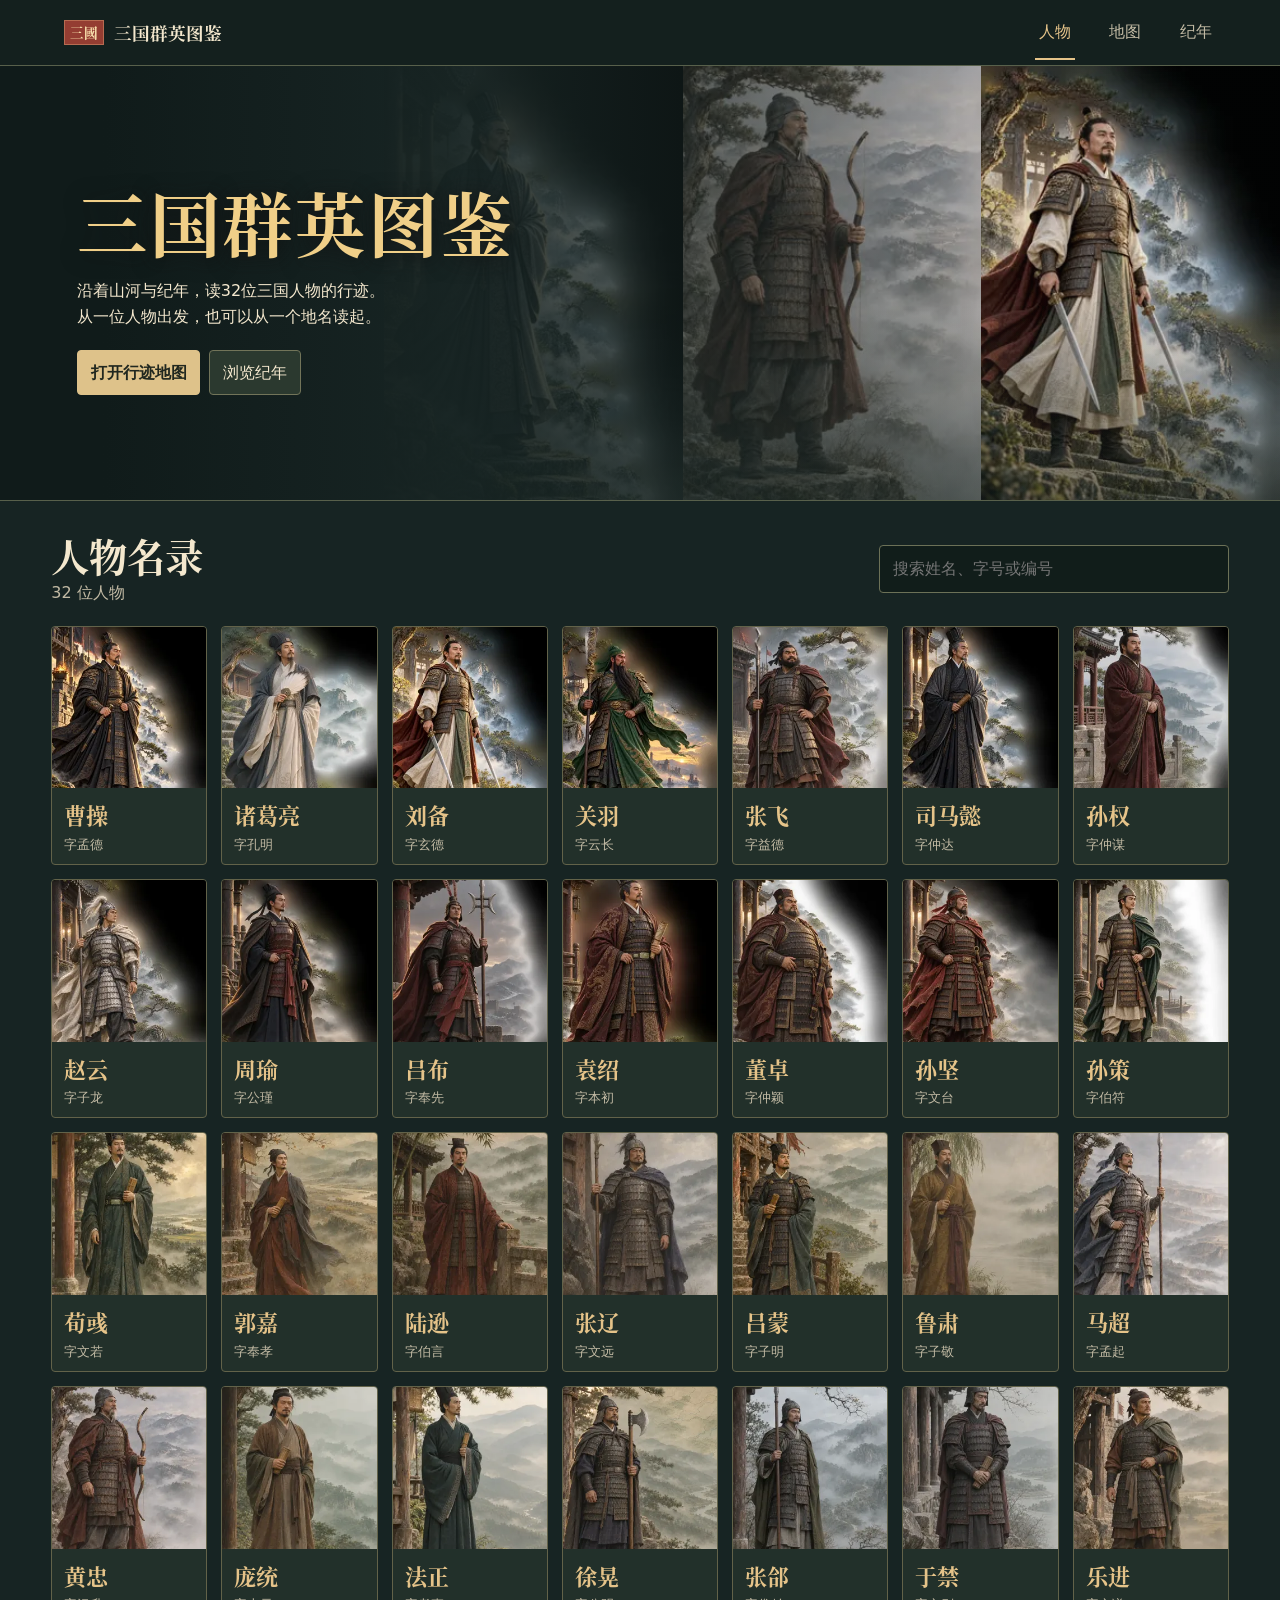
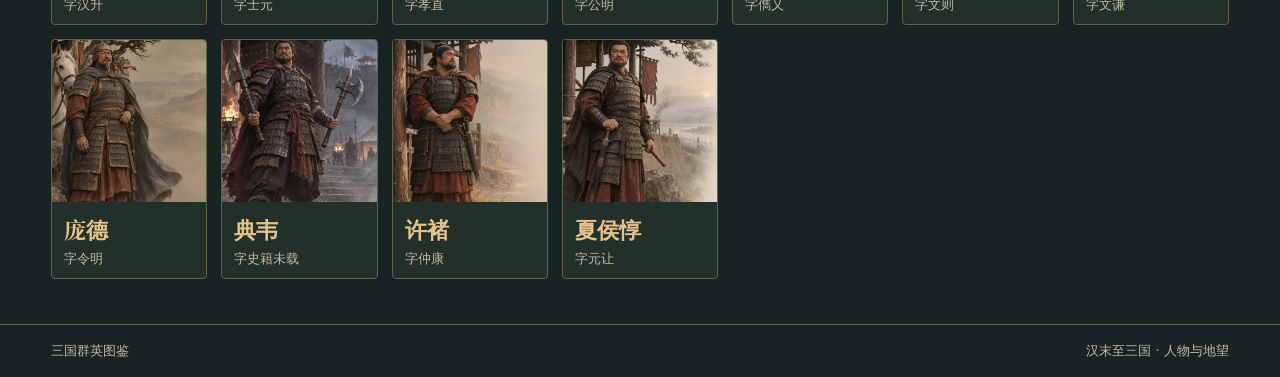
<file: sanguo/index.html>
<!doctype html><html lang="zh-CN"><head><meta charset="utf-8"><meta name="viewport" content="width=device-width,initial-scale=1"><meta name="theme-color" content="#172423"><meta name="description" content="按人物、地点和纪年浏览三国群英图鉴"><title>三国群英图鉴</title><link rel="stylesheet" href="style.css?v=timeline-3"><script defer src="atlas-data.js?v=timeline-3-sg032"></script><script defer src="atlas.js?v=timeline-3"></script></head><body>
<header><a class="brand" href="#people"><b>三國</b> 三国群英图鉴</a><nav aria-label="主导航"><a href="#people">人物</a><a href="#map">地图</a><a href="#years">纪年</a></nav></header>
<main id="app"></main><footer>三国群英图鉴 <span>汉末至三国 · 人物与地望</span></footer>
<dialog id="plate"><form method="dialog"><button>关闭</button></form><img alt=""></dialog></body></html>
</file>
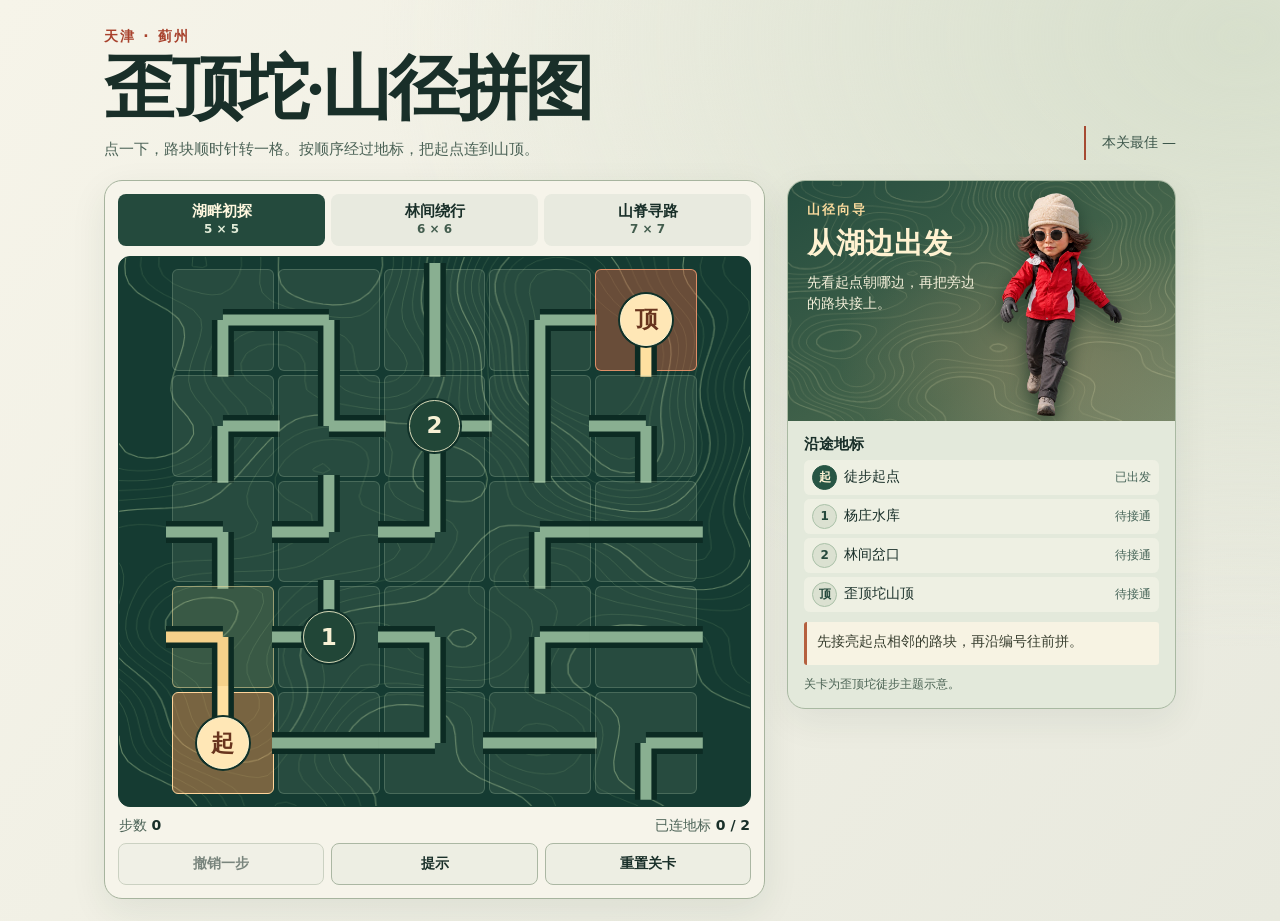
<file: waidingtuo-trail-puzzle/index.html>
<!doctype html>
<html lang="zh-CN">
<head>
<meta charset="utf-8">
<meta name="viewport" content="width=device-width,initial-scale=1">
<meta name="theme-color" content="#eae9df">
<meta name="description" content="旋转路块，带红衣向导经过歪顶坨的沿途地标，一路连到山顶。">
<title>歪顶坨·山径拼图</title>
<style>
:root{color-scheme:light;--paper:#efeee4;--ink:#192f29;--muted:#4b6256;--edge:#b9c0ab;--pine:#153c33;--gold:#ffe3a5;--orange:#a8422d;font-family:"PingFang SC","Microsoft YaHei","Noto Sans CJK SC",system-ui,sans-serif;background:var(--paper);color:var(--ink)}
*{box-sizing:border-box}body{margin:0;background:radial-gradient(ellipse at 97% 4%,#d7dfcc,transparent 49%),linear-gradient(125deg,#f6f4e9,#e8e9de);min-height:100svh}
button{font:inherit;cursor:pointer;touch-action:manipulation;color:inherit}button:focus-visible{outline:3px solid #af4d29;outline-offset:3px}
main{max-width:1140px;margin:auto;padding:28px 34px 22px}
.mast{display:flex;justify-content:space-between;align-items:end;gap:24px;margin-bottom:19px}
.location{margin:0 0 4px;color:var(--orange);font-size:14px;font-weight:800;letter-spacing:.15em}
h1{font-family:"Songti SC","Noto Serif CJK SC","STSong",serif;font-size:clamp(37px,6.2vw,70px);letter-spacing:-.035em;line-height:1.11;margin:0;font-weight:900}
.intro{margin:10px 0 0;color:var(--muted);font-size:15px;line-height:1.55}
.best{flex-shrink:0;padding:8px 0 8px 16px;border-left:2px solid #a64a32;margin-bottom:1px;color:#3c564a;font-size:14px;font-variant-numeric:tabular-nums}
.layout{display:grid;grid-template-columns:minmax(0,1.7fr) minmax(265px,1fr);gap:22px;align-items:start}
.play{border:1px solid #a7b49e;background:#f6f4ea;box-shadow:0 12px 36px #1e392715;border-radius:18px;padding:13px}
.stages{display:grid;grid-template-columns:repeat(3,1fr);gap:6px;margin-bottom:10px}
.stages button{border:1px solid transparent;background:#e8eadf;border-radius:8px;padding:7px 5px;display:grid;place-items:center;gap:1px;font-weight:750;font-size:15px;line-height:1.3}
.stages button span{color:#435d4e;font-size:12px;font-weight:600}
.stages button[aria-pressed=true]{background:#244a3d;color:#fff7df}
.stages button[aria-pressed=true] span{color:#e0ebd7}
.board{position:relative;overflow:hidden;border-radius:12px;padding:12px;background:#153b32;isolation:isolate;border:1px solid #163d32}
.board canvas{position:absolute;inset:0;width:100%;height:100%;z-index:-1}
.cells{display:grid;grid-template-columns:repeat(var(--size),minmax(0,1fr));gap:4px;width:min(100%,525px);margin:auto;position:relative}
.cell{aspect-ratio:1;height:auto;min-width:0;position:relative;display:grid;place-items:center;border:1px solid #c0dbbe36;background:#bbceae1c;border-radius:6px;padding:0;-webkit-tap-highlight-color:transparent}
.cell:hover:not([aria-disabled=true]){background:#d4e1bc38}.cell:focus-visible{outline:2px solid #fff1ad;outline-offset:-2px;z-index:2}
.cell.reached{background:#d8db9f2f;border-color:#e9d99987}
.cell.fixed{background:#d7644370;border-color:#f99e73cf}
.cell.fixed.reached{background:#f59a5470;border-color:#ffd49a}
.cell.suggested{outline:3px solid #ffa57c;outline-offset:-3px;z-index:1}
.cell svg{width:100%;height:100%;position:absolute;inset:0;overflow:visible;pointer-events:none}
.track-edge{fill:none;stroke:#0c2b23;stroke-width:22;stroke-linejoin:round;stroke-linecap:butt}
.track{fill:none;stroke:#89af91;stroke-width:11;stroke-linecap:butt}
.reached .track{stroke:#f5d18a}.fixed .track{stroke:#ffe0a0}
.stone{position:relative;z-index:1;pointer-events:none;display:grid;place-items:center;width:52%;height:52%;border-radius:50%;border:1px solid #d8dbb9;background:#214637;color:#f8f1d5;font:800 clamp(11px,2.3vw,23px)/1 system-ui,sans-serif;box-shadow:0 0 0 2px #103129}
.reached .stone{background:#f9d286;color:#26392a;border-color:#fff2bf}.fixed .stone{background:#ffe7b6;color:#68341e;border-color:#fff4cf}
.walker{position:absolute;width:calc(78% / var(--size));height:calc(84% / var(--size));object-fit:contain;transform:translate(-50%,-58%);z-index:4;pointer-events:none;filter:drop-shadow(0 2px 4px #0a211c);transition:left .22s ease,top .22s ease}
.walker[hidden]{display:none}
.readout{display:flex;align-items:center;justify-content:space-between;gap:8px;margin:10px 1px 8px;font-size:14px;color:var(--muted)}
.readout b{color:var(--ink);font-variant-numeric:tabular-nums}
.controls{display:grid;grid-template-columns:repeat(3,1fr);gap:7px}
.controls button,.next{min-height:42px;border:1px solid #abb7a3;border-radius:8px;background:#edeee3;font-weight:720;font-size:14px}
.controls button:hover:not(:disabled),.stages button:hover:not([aria-pressed=true]){background:#dbe4d2}
button:disabled{opacity:.56;cursor:default}
.guide{border:1px solid #a9b9a2;background:#e3e9db;border-radius:18px;overflow:hidden;box-shadow:0 12px 36px #1e392712}
.art{position:relative;min-height:240px;overflow:hidden;isolation:isolate;background:radial-gradient(ellipse at 67% 72%,#d9a67d4f,transparent 57%),linear-gradient(145deg,#254d3f,#47664c 64%,#728568);color:#fff2d1}
.art canvas{position:absolute;inset:0;width:100%;height:100%;z-index:-1;opacity:.69}
.guide-copy{padding:20px 13px 15px 19px;position:relative;width:54%;z-index:1}
.guide-copy p{margin:0 0 8px;color:#f8d99c;font-size:13px;font-weight:800;letter-spacing:.14em}
.guide-copy h2{margin:0;font-family:"Songti SC","Noto Serif CJK SC",serif;font-size:29px;line-height:1.16}
.guide-copy .advice{margin:11px 0 0;font-size:14px;line-height:1.55;letter-spacing:0;color:#f6f1db;font-weight:580}
.hero{position:absolute;right:3%;bottom:2%;height:93%;width:53%;object-fit:contain;object-position:center bottom;filter:drop-shadow(0 7px 10px #1a3425d0)}
.side{padding:14px 16px 15px}
.side h3{margin:0 0 6px;font-size:15px}
.landmarks{display:grid;gap:4px;margin:0;padding:0;list-style:none}
.landmarks li{display:flex;align-items:center;gap:7px;background:#f4f5e8a6;padding:5px 8px;border-radius:6px;font-size:14px}
.landmarks i{flex:none;display:grid;place-items:center;background:#dbe1d1;color:#25493c;border:1px solid #aac1a8;min-width:25px;height:25px;border-radius:50%;font:800 12px system-ui}
.landmarks li.visited i{background:#275544;color:#fff5d5;border-color:#275544}
.landmarks small{margin-left:auto;font-size:12px;color:#466458;white-space:nowrap}
.message{font-size:14px;line-height:1.48;margin:10px 0 0;padding:9px 10px;background:#f7f3e3;color:#393f30;border-left:3px solid #b5603f;border-radius:3px;min-height:43px}
.next{display:block;margin-top:8px;width:100%;background:#244a3d;color:#fff4db;border-color:#244a3d}
.next[hidden]{display:none}
.foot{color:#4a6253;font-size:12px;line-height:1.4;margin:11px 0 0}
@media(max-width:770px){main{padding:20px 14px}.mast{gap:10px;margin-bottom:12px}.layout{display:block}.play{padding:9px}.guide{margin-top:12px}.art{min-height:188px}.hero{height:96%;right:6%;width:44%}.guide-copy{width:61%;padding:17px}.guide-copy h2{font-size:25px}.best{font-size:12px;padding:5px 0 5px 8px}.intro{font-size:14px}.board{padding:6px}.cells{gap:2px}.side{padding:11px}.stages button{font-size:14px}.foot{margin-bottom:14px}}
@media(max-width:390px){.mast{align-items:start;flex-direction:column;gap:5px}.best{margin:0;padding-top:0;padding-bottom:0}.guide-copy .advice{font-size:13px}.readout{font-size:13px}}
@media(prefers-reduced-motion:reduce){*,*::before,*::after{scroll-behavior:auto!important;transition:none!important}}
</style>
</head>
<body>
<main>
  <header class="mast">
    <div>
      <p class="location">天津 · 蓟州</p>
      <h1>歪顶坨·山径拼图</h1>
      <p class="intro" id="instructions">点一下，路块顺时针转一格。按顺序经过地标，把起点连到山顶。</p>
    </div>
    <div class="best" id="best"></div>
  </header>
  <div class="layout">
    <section class="play" aria-label="山径棋盘">
      <nav class="stages" id="stages" aria-label="选择关卡"></nav>
      <div class="board"><canvas id="terrain" aria-hidden="true" width="640" height="640"></canvas>
        <div class="cells" id="cells" role="group" aria-describedby="instructions" aria-label="旋转路块棋盘"></div>
      </div>
      <div class="readout"><span>步数 <b id="moves">0</b></span><span>已连地标 <b id="progress">0 / 0</b></span></div>
      <div class="controls">
        <button id="undo" type="button">撤销一步</button>
        <button id="hint" type="button">提示</button>
        <button id="reset" type="button">重置关卡</button>
      </div>
    </section>
    <aside class="guide" aria-label="向导与地标">
      <div class="art">
        <canvas id="guide-terrain" aria-hidden="true" width="430" height="255"></canvas>
        <div class="guide-copy">
          <p>山径向导</p>
          <h2 id="guide-title">从湖边出发</h2>
          <p class="advice" id="advice">先看起点朝哪边，再把旁边的路块接上。</p>
        </div>
        <img class="hero" src="guide.webp" alt="戴米色帽子和墨镜、身穿红色冲锋衣的徒步向导" width="466" height="850">
      </div>
      <div class="side">
        <h3>沿途地标</h3>
        <ol class="landmarks" id="landmarks"></ol>
        <p id="message" class="message" role="status" aria-live="polite"></p>
        <button type="button" class="next" id="next" hidden>下一关</button>
        <p class="foot">关卡为歪顶坨徒步主题示意。</p>
      </div>
    </aside>
  </div>
</main>
<script>
"use strict";

const DIRS = [
  { dr: -1, dc: 0, name: "上", point: [50, -7] },
  { dr: 0, dc: 1, name: "右", point: [107, 50] },
  { dr: 1, dc: 0, name: "下", point: [50, 107] },
  { dr: 0, dc: -1, name: "左", point: [-7, 50] },
];
const LEVELS = [
  {
    name: "湖畔初探", size: 5, seed: 24, title: "从湖边出发",
    advice: "先看起点朝哪边，再把旁边的路块接上。",
    route: [[4,0],[3,0],[3,1],[2,1],[2,2],[1,2],[1,3],[1,4],[0,4]],
    stops: [[2,"杨庄水库"],[5,"林间岔口"]],
    scramble: [0,1,0,2,0,0,1,3,0],
  },
  {
    name: "林间绕行", size: 6, seed: 71, title: "穿过林间岔路",
    advice: "先认清编号。有些岔路看似近，却会绕过你要找的地标。",
    route: [[5,0],[5,1],[4,1],[4,2],[5,2],[5,3],[4,3],[3,3],[3,2],[2,2],[2,3],[2,4],[1,4],[1,5],[0,5]],
    stops: [[5,"杨庄水库"],[10,"林间岔口"]],
    scramble: [0,3,1,0,2,0,1,3,2,0,1,0,3,2,0],
  },
  {
    name: "山脊寻路", size: 7, seed: 135, title: "把路线接上山脊",
    advice: "到山顶之前，依次经过三个地标。连通的路段会亮起来。",
    route: [[6,0],[5,0],[5,1],[6,1],[6,2],[6,3],[5,3],[4,3],[4,2],[3,2],[3,1],[2,1],[2,2],[1,2],[0,2],[0,3],[1,3],[1,4],[2,4],[2,5],[1,5],[1,6],[0,6]],
    stops: [[5,"杨庄水库"],[12,"林间岔口"],[18,"山脊垭口"]],
    scramble: [0,2,3,1,0,2,1,3,2,0,1,3,1,2,0,3,2,1,2,3,0,1,0],
  },
];
const PAIRS = [3,5,6,9,10,12];
const opposite = direction => (direction + 2) % 4;
const clockwise = mask => ((mask << 1) | (mask >> 3)) & 15;
const key = (row, col, size) => row * size + col;

function turn(mask, count) {
  for (let i = 0; i < count; i += 1) mask = clockwise(mask);
  return mask;
}

function connection(from, to) {
  const direction = DIRS.findIndex(({dr, dc}) => from[0] + dr === to[0] && from[1] + dc === to[1]);
  if (direction < 0) throw new Error("Route cells must share an edge.");
  return 1 << direction;
}

function makePuzzle(level) {
  const {size, route, scramble} = level;
  let seed = level.seed;
  const tiles = Array.from({length:size * size}, () => {
    seed = (Math.imul(seed, 1664525) + 1013904223) >>> 0;
    return {mask:PAIRS[(seed >>> 12) % PAIRS.length], fixed:false};
  });
  const correct = route.map((cell, index) => {
    const before = index === 0 ? 0 : connection(cell, route[index - 1]);
    const after = index === route.length - 1 ? 0 : connection(cell, route[index + 1]);
    const tile = key(...cell, size);
    const mask = before | after;
    tiles[tile] = {mask:turn(mask, scramble[index]), fixed:before === 0 || after === 0};
    return {tile, mask};
  });
  const stops = level.stops.map(([index, name], order) => ({
    tile:correct[index].tile, name, label:String(order + 1),
  }));
  const start = correct[0].tile;
  const finish = correct[correct.length - 1].tile;
  return {size, tiles, correct, stops, start, finish};
}

function trace(puzzle) {
  const {size, tiles, start, finish, stops} = puzzle;
  const path = [start];
  const seen = new Set(path);
  const order = stops.map(stop => stop.tile);
  let index = start;
  let arrived = -1;
  let reached = 0;
  let wrongOrder = false;
  while (index !== finish) {
    const direction = DIRS.findIndex((_, port) => port !== arrived && (tiles[index].mask & (1 << port)));
    if (direction < 0) break;
    const row = Math.floor(index / size) + DIRS[direction].dr;
    const col = index % size + DIRS[direction].dc;
    if (row < 0 || col < 0 || row >= size || col >= size) break;
    const next = key(row, col, size);
    const reverse = opposite(direction);
    if (!(tiles[next].mask & (1 << reverse))) break;
    if (seen.has(next)) break;
    index = next;
    arrived = reverse;
    path.push(index);
    seen.add(index);
    if (index === order[reached]) reached += 1;
    else if (order.includes(index)) wrongOrder = true;
  }
  return {path, visited:seen, reached, wrongOrder, summit:index === finish,
    complete:index === finish && reached === order.length && !wrongOrder};
}

const byId = id => document.getElementById(id);
const svgNS = "http://www.w3.org/2000/svg";
const controls = Object.fromEntries(
  ["stages","cells","moves","progress","best","undo","hint","reset","landmarks","message","next","guide-title","advice"]
    .map(id => [id, byId(id)]),
);

let levelNumber = 0;
let puzzle;
let buttons = [];
let legend = [];
let walk;
let walkTimer;
let history = [];
let focusTile = 0;
let highlighted = -1;
let finished = false;
let records = {};
try {
  records = JSON.parse(localStorage.getItem("waidingtuo-trail-puzzle-v1") || "{}") || {};
} catch { records = {}; }

const levels = LEVELS.map(({name,size}, index) => {
  const button = document.createElement("button");
  button.type = "button";
  button.textContent = name;
  const description = document.createElement("span");
  description.textContent = `${size} × ${size}`;
  button.append(description);
  button.addEventListener("click", () => {
    if (index !== levelNumber) loadLevel(index);
  });
  controls.stages.append(button);
  return button;
});

function loadLevel(index) {
  clearTimeout(walkTimer);
  levelNumber = index;
  puzzle = makePuzzle(LEVELS[index]);
  history = [];
  finished = false;
  highlighted = -1;
  focusTile = puzzle.correct[1].tile;
  levels.forEach((button, i) => button.setAttribute("aria-pressed", i === index));
  controls.cells.style.setProperty("--size", puzzle.size);
  controls.cells.replaceChildren();
  const markers = [
    {tile:puzzle.start, label:"起", name:"徒步起点"},
    ...puzzle.stops,
    {tile:puzzle.finish, label:"顶", name:"歪顶坨山顶"},
  ];
  const named = new Map(markers.map(marker => [marker.tile, marker]));
  buttons = puzzle.tiles.map(({fixed}, tile) => {
    const button = document.createElement("button");
    button.className = fixed ? "cell fixed" : "cell";
    button.type = "button";
    if (fixed) button.setAttribute("aria-disabled", "true");
    button.tabIndex = tile === focusTile ? 0 : -1;
    button.addEventListener("click", () => rotateTile(tile));
    button.addEventListener("focus", () => focusAt(tile, false));
    const drawing = document.createElementNS(svgNS, "svg");
    drawing.setAttribute("viewBox","0 0 100 100");
    drawing.setAttribute("aria-hidden","true");
    const paths = ["track-edge","track"].map(className => {
      const path = document.createElementNS(svgNS, "path");
      path.setAttribute("class", className);
      drawing.append(path);
      return path;
    });
    button.append(drawing);
    const marker = named.get(tile);
    if (marker) {
      const stone = document.createElement("span");
      stone.className = "stone";
      stone.textContent = marker.label;
      stone.setAttribute("aria-hidden", "true");
      button.append(stone);
    }
    controls.cells.append(button);
    return {button, paths, marker};
  });
  walk = new Image();
  walk.className = "walker";
  walk.src = "guide.webp";
  walk.alt = "";
  walk.hidden = true;
  controls.cells.append(walk);
  controls.landmarks.replaceChildren();
  legend = markers.map(marker => {
    const item = document.createElement("li");
    const symbol = document.createElement("i");
    symbol.textContent = marker.label;
    symbol.setAttribute("aria-hidden", "true");
    const name = document.createElement("span");
    name.textContent = marker.name;
    const flag = document.createElement("small");
    item.append(symbol, name, flag);
    controls.landmarks.append(item);
    return {item, flag, marker};
  });
  paint("先接亮起点相邻的路块，再沿编号往前拼。");
}

function focusAt(tile, moveFocus = true) {
  buttons[focusTile]?.button.setAttribute("tabindex","-1");
  focusTile = tile;
  buttons[tile]?.button.setAttribute("tabindex","0");
  if (moveFocus) buttons[tile]?.button.focus();
}

controls.cells.addEventListener("keydown", event => {
  const offsets = {ArrowUp:[-1,0], ArrowRight:[0,1], ArrowDown:[1,0], ArrowLeft:[0,-1]};
  const shift = offsets[event.key];
  if (!shift) return;
  event.preventDefault();
  const size = puzzle.size;
  const row = Math.max(0, Math.min(size - 1, Math.floor(focusTile / size) + shift[0]));
  const col = Math.max(0, Math.min(size - 1, focusTile % size + shift[1]));
  focusAt(key(row,col,size));
});

function rotateTile(tile) {
  if (finished || puzzle.tiles[tile].fixed) return;
  history.push({tile, mask:puzzle.tiles[tile].mask});
  puzzle.tiles[tile].mask = clockwise(puzzle.tiles[tile].mask);
  highlighted = -1;
  const result = trace(puzzle);
  if (result.complete) complete(result);
  else paint();
}

function complete(result) {
  finished = true;
  const previous = records[levelNumber];
  if (!Number.isInteger(previous) || history.length < previous) {
    records[levelNumber] = history.length;
    try { localStorage.setItem("waidingtuo-trail-puzzle-v1", JSON.stringify(records)); } catch {}
  }
  paint(`已抵达歪顶坨山顶！本关用了 ${history.length} 步。`);
  walkRoute(result.path);
}

function walkRoute(path) {
  const reduced = matchMedia("(prefers-reduced-motion: reduce)").matches;
  let index = reduced ? path.length - 1 : 0;
  walk.hidden = false;
  function step() {
    const tile = path[index];
    const target = buttons[tile].button;
    walk.style.left = `${target.offsetLeft + target.offsetWidth / 2}px`;
    walk.style.top = `${target.offsetTop + target.offsetHeight / 2}px`;
    index += 1;
    if (index < path.length) walkTimer = setTimeout(step, 240);
  }
  step();
}

function paint(message) {
  const result = trace(puzzle);
  buttons.forEach(({button, paths, marker}, index) => {
    const {mask, fixed} = puzzle.tiles[index];
    const connected = DIRS.filter((_, direction) => mask & (1 << direction));
    const path = connected.map(({point:[x,y]}) => `M 50 50 L ${x} ${y}`).join(" ");
    paths.forEach(p => p.setAttribute("d", path));
    button.classList.toggle("reached", result.visited.has(index));
    button.classList.toggle("suggested", highlighted === index);
    button.setAttribute("aria-disabled", fixed || finished ? "true" : "false");
    const row = Math.floor(index / puzzle.size) + 1;
    const col = index % puzzle.size + 1;
    button.setAttribute("aria-label", `第${row}行第${col}列${marker ? " " + marker.name : ""}，朝${connected.map(({name})=>name).join("、")}${result.visited.has(index) ? "，已接通" : ""}${fixed ? "，固定" : ""}`);
  });
  legend.forEach(({item,flag}, index) => {
    const active = index === 0 || (index <= puzzle.stops.length && index <= result.reached)
      || (index === legend.length - 1 && result.complete);
    item.classList.toggle("visited",active);
    flag.textContent = index === 0 ? "已出发" : active ? "已接通" : "待接通";
  });
  controls.moves.textContent = history.length;
  controls.progress.textContent = `${result.reached} / ${puzzle.stops.length}`;
  controls.best.textContent = Number.isInteger(records[levelNumber]) ? `本关最佳 ${records[levelNumber]} 步` : "本关最佳 —";
  controls.undo.disabled = history.length === 0;
  controls.hint.disabled = finished;
  controls["guide-title"].textContent = finished ? "登顶啦！" : LEVELS[levelNumber].title;
  controls.advice.textContent = finished ? "你拼好了山径，红衣向导跟着你的路线走到了山顶。" : LEVELS[levelNumber].advice;
  controls.next.hidden = !finished || levelNumber >= LEVELS.length - 1;
  controls.message.textContent = message ?? (result.summit || result.wrongOrder
    ? "这条路跳过了前面的地标。按编号检查路线，再接到山顶。"
    : result.reached ? `已连通 ${result.reached} 个地标，继续顺着亮起的路往前。` : "沿着起点亮起的路，找到下一块需要旋转的拼图。");
}

controls.undo.addEventListener("click", () => {
  const previous = history.pop();
  if (!previous) return;
  clearTimeout(walkTimer);
  walk.hidden = true;
  finished = false;
  highlighted = -1;
  puzzle.tiles[previous.tile].mask = previous.mask;
  paint("已撤销上一步。");
});
controls.hint.addEventListener("click", () => {
  const next = puzzle.correct.find(({tile,mask}) => puzzle.tiles[tile].mask !== mask);
  if (!next) return;
  highlighted = next.tile;
  let turns = 1;
  while (turn(puzzle.tiles[next.tile].mask, turns) !== next.mask) turns += 1;
  paint(`试试把高亮的第 ${Math.floor(next.tile / puzzle.size) + 1} 行、第 ${next.tile % puzzle.size + 1} 列顺时针转 ${turns} 次。`);
});
controls.reset.addEventListener("click", () => loadLevel(levelNumber));
controls.next.addEventListener("click", () => {
  loadLevel(levelNumber + 1);
  levels[levelNumber].focus();
});

function drawContours(canvas, decorative = false) {
  const context = canvas.getContext("2d");
  const {width,height} = canvas;
  const cols = 68, rows = 62;
  const heights = Array.from({length:rows + 1}, (_, r) => Array.from({length:cols + 1}, (_, c) => {
    const x = c / cols, y = r / rows;
    return 1.15 * Math.exp(-((x - .76) ** 2 * 14 + (y - .15) ** 2 * 7))
      + .65 * Math.exp(-((x - .21) ** 2 * 20 + (y - .61) ** 2 * 12))
      + .15 * Math.sin(13*x - y*8) + .05*Math.sin(29*y + x*11);
  }));
  const dx = width/cols, dy = height/rows;
  for (let n = 0; n < 19; n += 1) {
    const threshold = .03+n*.059;
    context.beginPath();
    for (let r = 0; r < rows; r += 1) {
      for (let c = 0; c < cols; c += 1) {
        const h = [heights[r][c], heights[r][c+1], heights[r+1][c+1], heights[r+1][c]];
        const points = [[c*dx,r*dy],[(c+1)*dx,r*dy],[(c+1)*dx,(r+1)*dy],[c*dx,(r+1)*dy]];
        const crosses = [];
        for (let side=0;side<4;side+=1) {
          const next = (side+1)%4;
          if ((h[side] < threshold) === (h[next] < threshold)) continue;
          const fraction = (threshold-h[side])/(h[next]-h[side]);
          const [x,y] = points[side];
          crosses.push([x+(points[next][0]-x)*fraction,y+(points[next][1]-y)*fraction]);
        }
        for (let i=0;i+1<crosses.length;i+=2) {
          context.moveTo(...crosses[i]);
          context.lineTo(...crosses[i+1]);
        }
      }
    }
    context.strokeStyle = decorative ? "#f3edb853" : (n % 5 === 0 ? "#9fbd9090" : "#779d7270");
    context.lineWidth = n % 5 === 0 ? 1.15 : .65;
    context.stroke();
  }
}

drawContours(byId("terrain"));
drawContours(byId("guide-terrain"), true);
loadLevel(0);
</script>
</body>
</html>
</file>
<file: sanguo/style.css>
:root{color-scheme:dark;--bg:#172423;--pane:#202e2a;--line:#58604b;--gold:#e5c389;--ivory:#f4e8ce;--muted:#c2baa4;--serif:"Songti SC","Noto Serif CJK SC","STSong",serif}
*{box-sizing:border-box}body{margin:0;background:var(--bg);color:var(--ivory);font:16px/1.65 system-ui,"PingFang SC","Microsoft YaHei",sans-serif}a{color:inherit;text-decoration:none}a:hover{color:var(--gold)}button,input{font:inherit}button,.action{cursor:pointer;display:inline-block;background:#2b392f;color:var(--ivory);border:1px solid #727459;border-radius:4px;padding:.52rem .8rem}button:hover,.action:hover{color:var(--gold)}:focus-visible{outline:2px solid #ffdc91;outline-offset:3px}h1,h2,h3,p{margin:0}h1,h2,.brand{font-family:var(--serif)}h2{font-size:clamp(1.6rem,3vw,2.45rem);line-height:1.28}h3{line-height:1.4}img{display:block;width:100%}small,.muted{color:var(--muted)}
header{display:flex;align-items:center;justify-content:space-between;gap:10px;min-height:66px;padding:0 max(5vw,17px);border-bottom:1px solid var(--line);background:#14201e}.brand{font-size:1.1rem;display:flex;align-items:center;gap:10px;font-weight:bold}.brand b{background:#943d32;border:1px solid #b76b51;color:#f7deab;font-size:.85rem;padding:0 5px}nav{display:flex;gap:clamp(8px,2.4vw,32px)}nav a{padding:14px 4px;color:var(--muted)}nav a[aria-current]{color:var(--gold);box-shadow:inset 0 -2px var(--gold)}
.hero{position:relative;min-height:435px;border-bottom:1px solid var(--line);display:flex;align-items:center;isolation:isolate;overflow:hidden}.hero::after{content:"";position:absolute;inset:0;background:linear-gradient(90deg,#101b1a 8%,#172423f5 35%,#17242314 81%),linear-gradient(0deg,#15232092,transparent 45%);z-index:-1}.hero-art{position:absolute;inset:0 0 0 30%;z-index:-2;display:grid;grid-template-columns:repeat(3,1fr);background:#50503e}.hero-art img{height:100%;min-height:0;object-fit:cover;object-position:center 24%;filter:saturate(.79)}.hero-copy{padding:37px 6vw;max-width:690px}.hero h1{font-size:clamp(2.85rem,6.7vw,6.4rem);letter-spacing:.04em;color:#f0cf88;line-height:1.11;margin:12px 0 17px;text-shadow:0 2px 22px #111}.hero p{max-width:27rem}.actions{display:flex;flex-wrap:wrap;gap:9px;margin-top:20px}.primary{background:#dec28a;color:#20271f;border-color:#dec28a;font-weight:650}.primary:hover{color:#131c17;background:#f2d8a5}
.wrap{width:min(1260px,92vw);margin:auto;padding:30px 0 45px}.bar{display:flex;align-items:center;justify-content:space-between;gap:14px;margin:0 0 19px}.search{padding:.62rem .8rem;border:1px solid #6c7157;background:#111d1a;color:#fff3d5;border-radius:4px;width:min(100%,350px)}.grid{display:grid;grid-template-columns:repeat(auto-fill,minmax(155px,1fr));gap:14px}.card{overflow:hidden;border:1px solid #626249;background:#22302a;border-radius:4px;display:block}.card:hover{border-color:var(--gold)}.card img{aspect-ratio:4/4.2;object-fit:cover;object-position:center 21%}.card div{padding:9px 12px}.card strong{font-family:var(--serif);font-size:1.38rem;color:var(--gold)}.card small{display:block;font-size:.8rem}
.detail-head{display:grid;grid-template-columns:minmax(170px,265px) 1fr;gap:clamp(18px,4vw,48px);align-items:center;border-bottom:1px solid var(--line);padding-bottom:22px;margin-bottom:22px}.detail-head img{height:218px;object-fit:cover;object-position:center 25%;border:1px solid #7d7455;border-radius:4px}.detail-head h1{font-size:clamp(2.5rem,6vw,5rem);color:var(--gold);line-height:1.1;margin:8px 0}.detail-head p{color:var(--muted)}.split{display:grid;grid-template-columns:minmax(0,1.62fr) minmax(270px,1fr);gap:16px;align-items:start}.canvas{position:relative;background:#293a37;border:1px solid #77745c;border-radius:5px;overflow:hidden}.canvas svg{width:100%;height:clamp(365px,61vh,630px);display:block;touch-action:none;background:#293a37}.mapBtns{position:absolute;top:10px;right:10px;display:grid;gap:5px}.mapBtns button{padding:.35rem .67rem}.map-note{font-size:13px;color:var(--muted);padding:.5rem}.map-point{cursor:pointer}.map-point:hover circle,.map-point:focus circle{stroke:white;stroke-width:3}.map-label{font-weight:650;paint-order:stroke;stroke:#293733;stroke-width:3.2;stroke-linejoin:round;fill:#fff0c8;pointer-events:none}.terrain-label{font:600 20px var(--serif);fill:#394d41;letter-spacing:.2em;pointer-events:none}
.panel{border:1px solid var(--line);background:var(--pane);border-radius:5px;overflow:hidden}.panel-top{padding:14px 15px;border-bottom:1px solid var(--line)}.panel-top p{color:var(--muted);font-size:.9rem}.entries{max-height:600px;overflow:auto}.entry{padding:12px 14px;border-bottom:1px solid #535e48}.entry:last-child{border-bottom:0}.entry.active{background:#3a4534;box-shadow:inset 3px 0 var(--gold)}.entry button{border:0;padding:0;background:none;text-align:left;width:100%;color:var(--ivory)}.entry b,.entry a{color:var(--gold)}.entry p{font-size:.94rem;margin-top:4px}.entry img{max-height:165px;object-fit:cover;margin:9px 0;border-radius:3px}.entry small{font-size:.83rem}.related{display:flex;gap:6px;flex-wrap:wrap;margin-top:10px}.related a{border:1px solid var(--line);padding:2px 7px;color:var(--gold);border-radius:3px}.sources{padding:15px 0;line-height:1.8;color:var(--muted)}.sources a{text-decoration:underline;text-underline-offset:3px}.filters,.year-ctrl,.suggestions{display:flex;gap:8px;align-items:center;flex-wrap:wrap}.filters{margin-bottom:15px}.year-ctrl input[type=number]{width:85px;color:var(--ivory);border:1px solid var(--line);border-radius:4px;background:#14211d;padding:4px 6px}.year-ctrl input[type=range]{accent-color:var(--gold);width:min(37vw,220px)}.suggestions button{padding:.35rem .65rem}.empty{padding:18px;color:var(--muted)}footer{display:flex;gap:14px;justify-content:space-between;padding:15px max(4vw,17px);border-top:1px solid var(--line);color:var(--muted);font-size:.82rem}dialog{background:#172321;border:1px solid var(--gold);padding:9px;color:var(--ivory);width:min(96vw,1300px);max-width:none;max-height:94vh}dialog::backdrop{background:#080f0fdb}dialog form{display:flex;justify-content:flex-end;margin-bottom:8px;position:sticky;left:0}dialog img{min-width:860px}
@media(max-width:730px){.hero{min-height:365px}.hero-art{inset:0 0 0 13%;grid-template-columns:repeat(2,1fr)}.hero-art img:last-child{display:none}.hero::after{background:linear-gradient(90deg,#101b1aef 2%,#172423a0 62%,#17242330),linear-gradient(0deg,#13211fe8,transparent 73%)}.hero-copy{padding:29px 5vw}.bar{align-items:flex-start;flex-direction:column}.search{width:100%}.grid{grid-template-columns:repeat(2,minmax(0,1fr));gap:10px}.split{grid-template-columns:1fr}.detail-head{grid-template-columns:96px 1fr;gap:13px}.detail-head img{height:160px}.detail-head .actions{gap:6px;margin-top:8px}.detail-head .action,.detail-head button{padding:.34rem .47rem}.detail-head h1{margin:3px 0 7px}.canvas svg{height:390px}.entries{max-height:490px}.wrap{padding:23px 0 30px}footer{font-size:.75rem}.brand{font-size:.96rem}header{gap:4px}nav a{font-size:.92rem}}
@font-face{font-family:AtlasSong;src:url(assets/atlas-song.woff) format("woff");font-style:normal;font-weight:700;font-display:swap}
:root{--serif:AtlasSong,"Songti SC","Noto Serif CJK SC","STSong",serif}.detail-head img{height:265px;object-fit:contain;background:#24342d}.mobile-nav{display:none}
@media(max-width:730px){.detail-head img{height:162px}.mobile-nav{display:flex;gap:8px;margin:0 0 12px}.mobile-nav button{flex:1}.entries{max-height:none}.entry img{max-height:195px}}
.hero h1{font-size:clamp(2.3rem,5.5vw,5.3rem);white-space:nowrap}
@media(max-width:730px){.hero h1{font-size:clamp(1.85rem,8.5vw,3.8rem)}}

.entry .scene{width:384px;max-width:100%;height:auto;max-height:none;aspect-ratio:3/2}.entry .scene[hidden]{display:none}
</file>
